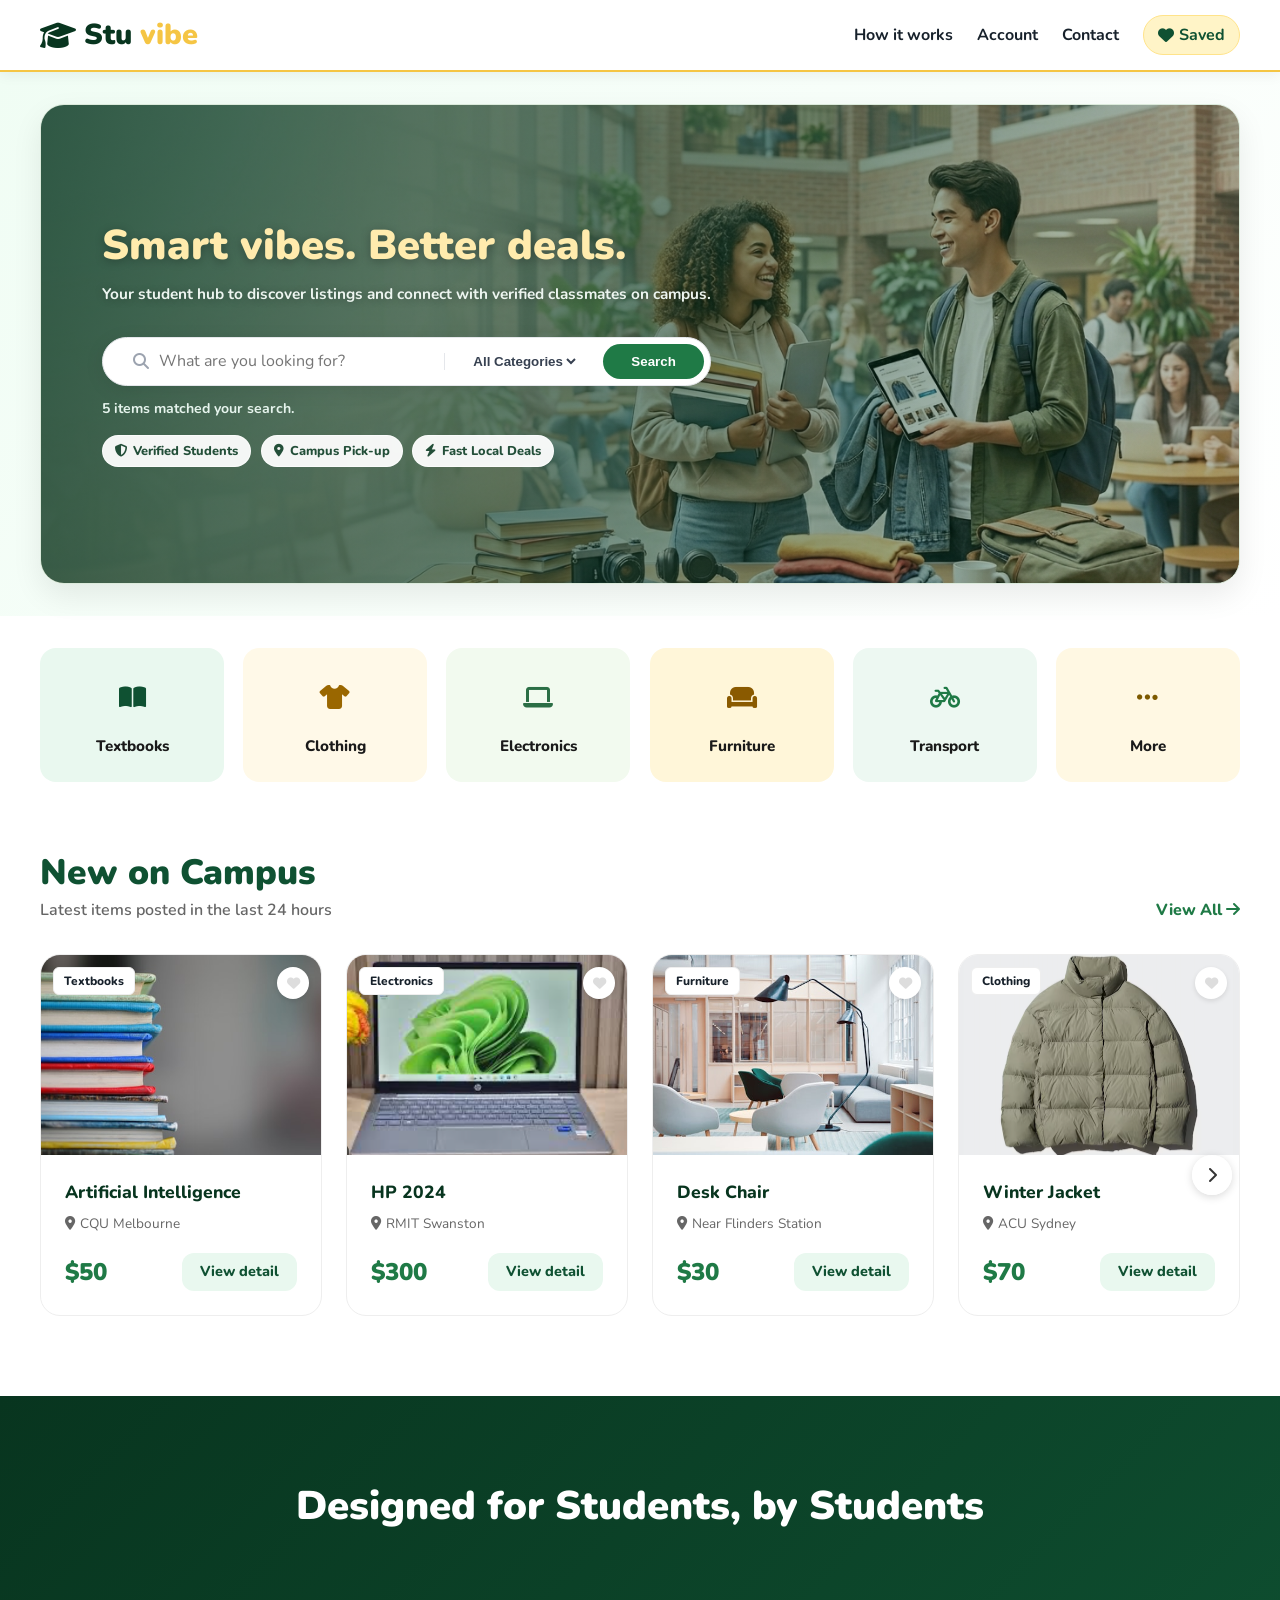
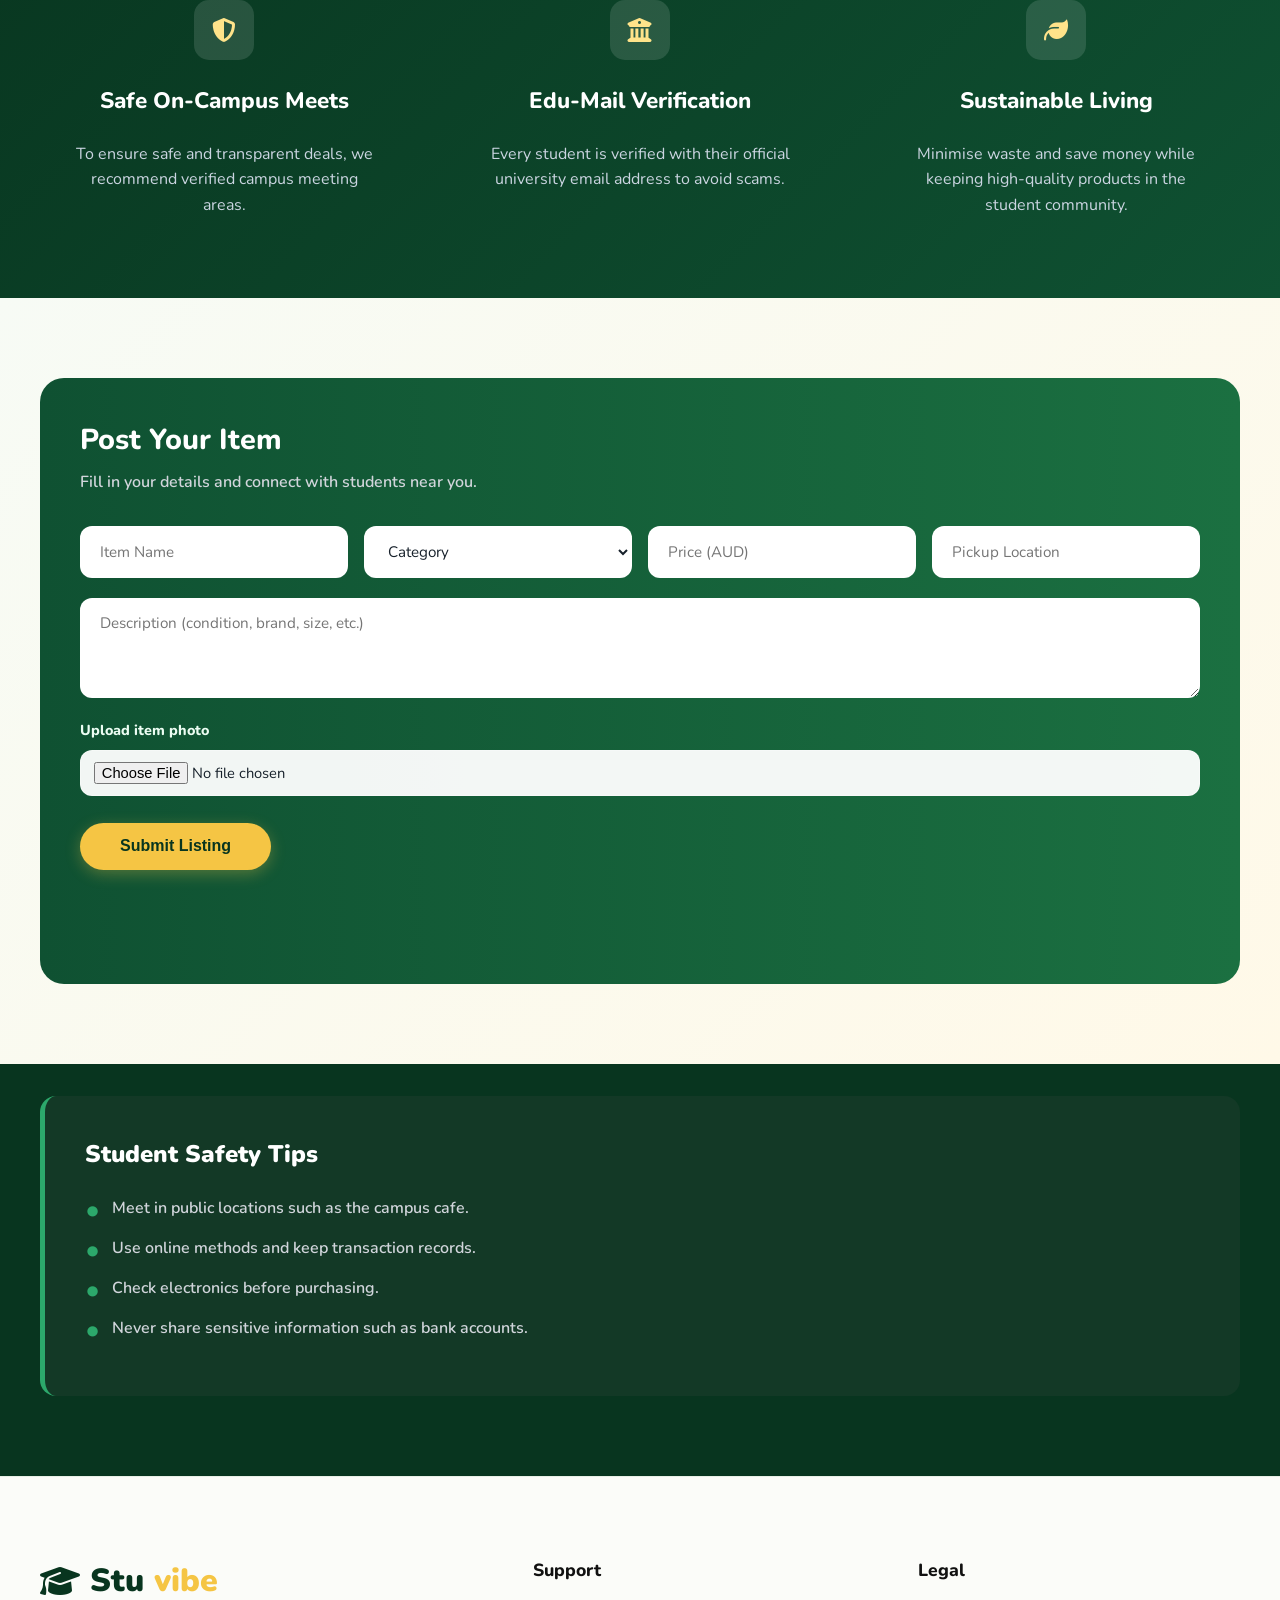
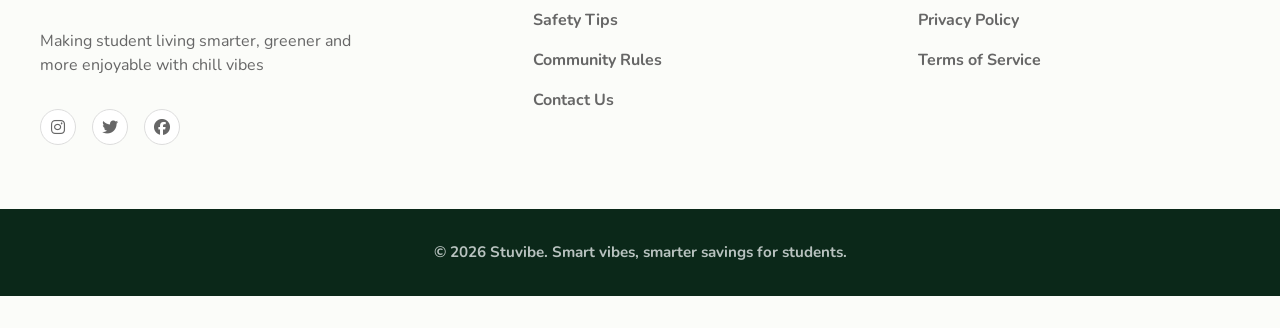
<file: index.html>
<!DOCTYPE html>
<html lang="en">
<head>
  <meta charset="UTF-8">
  <meta http-equiv="refresh" content="0; url=homepage.html">
  <meta name="viewport" content="width=device-width, initial-scale=1.0">
  <title>Stuvibe</title>
  <script>window.location.replace("homepage.html");</script>
</head>
<body>
  <p><a href="homepage.html">Go to Stuvibe homepage</a></p>
</body>
</html>
</file>
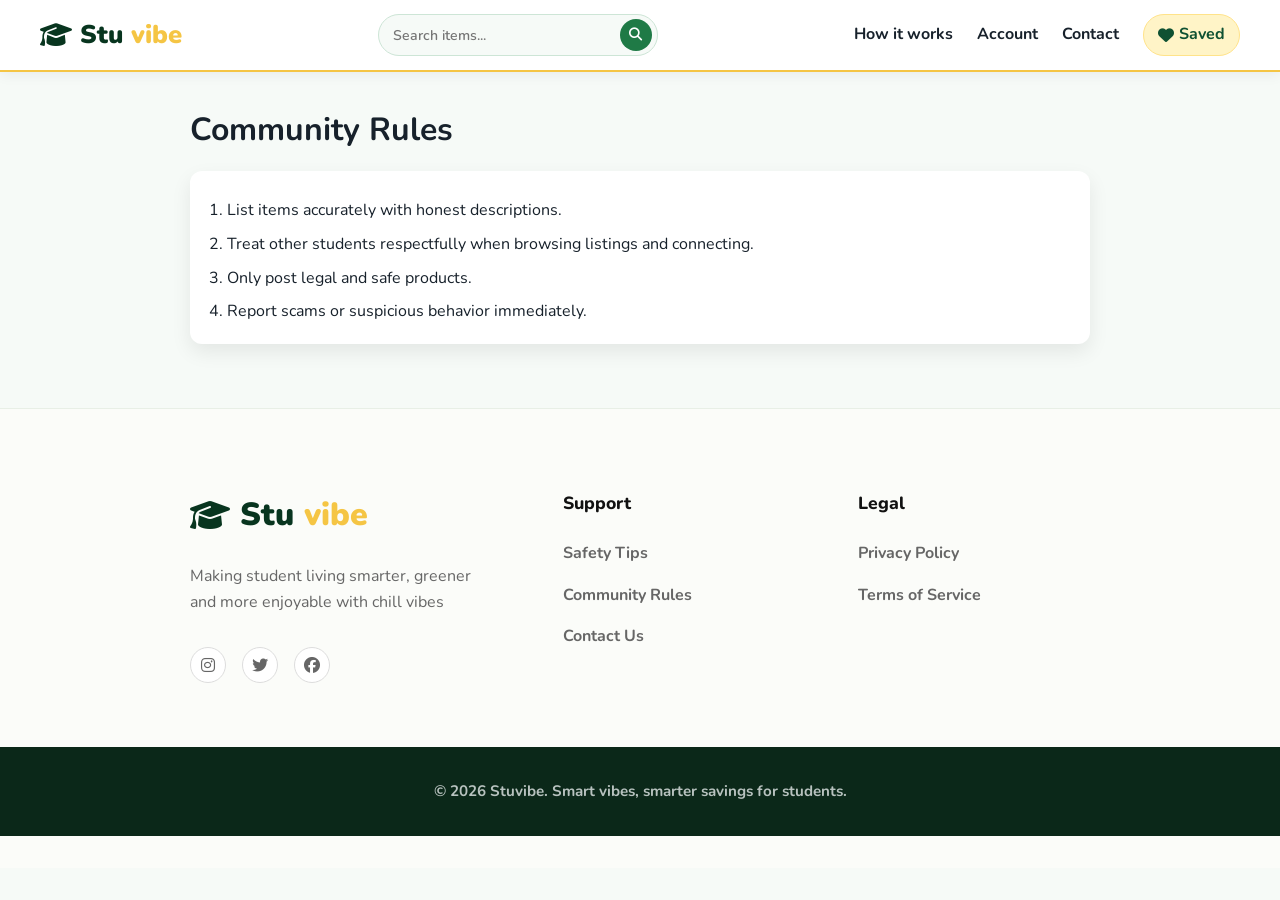
<file: community-rules.html>
<!DOCTYPE html>
<html lang="en">
<head>
  <meta charset="UTF-8">
  <meta name="viewport" content="width=device-width, initial-scale=1.0">
  <title>Community Rules - Stuvibe</title>
  <link rel="preconnect" href="https://fonts.googleapis.com">
  <link rel="preconnect" href="https://fonts.gstatic.com" crossorigin>
  <link href="https://fonts.googleapis.com/css2?family=Nunito:wght@500;700;800;900&display=swap" rel="stylesheet">
  <link rel="stylesheet" href="https://cdnjs.cloudflare.com/ajax/libs/font-awesome/6.4.0/css/all.min.css">
  <link rel="stylesheet" href="nav.css">
  <link rel="stylesheet" href="site.css">
  <style>
    :root {
      --green-950: #08351f;
      --green-900: #0f5132;
      --green-700: #1f7a46;
      --yellow-500: #f5c544;
      --gray-900: #17212b;
    }
    * { box-sizing: border-box; margin: 0; padding: 0; }
    body { font-family: "Nunito", Arial, sans-serif; background: #f6faf7; color: var(--gray-900); line-height: 1.6; }
    .container { width: min(900px, 94%); margin: 0 auto; }
    .nav { display: flex; justify-content: space-between; align-items: center; }
    .logo { text-decoration: none; font-weight: 900; font-size: 1.6rem; color: var(--green-950); display: flex; align-items: center; gap: 8px; }
    .logo span { color: var(--yellow-500); }
    main { padding: 2rem 0 4rem; }
    .card { background: #fff; border-radius: 12px; padding: 1.2rem; box-shadow: 0 8px 20px rgba(0,0,0,.08); margin-top: 1rem; }
    .card ol { padding-left: 1.1rem; }
    .card ol li { margin-top: .5rem; }

    .main-footer { background: #fbfcf9; padding: 5rem 0 2rem; border-top: 1px solid #e8efe6; }
    .footer-grid { display: grid; grid-template-columns: 2fr 1.5fr 1.5fr; gap: 4rem; margin-bottom: 4rem; }
    .footer-brand .footer-logo { font-size: 2rem; font-weight: 900; margin-bottom: 1.5rem; color: var(--green-950); text-decoration: none; display: flex; align-items: center; gap: 10px; }
    .footer-brand .footer-logo span { color: var(--yellow-500); }
    .footer-brand p { color: #666; margin-bottom: 2rem; max-width: 320px; }
    .social-links { display: flex; gap: 1rem; }
    .social-links a { width: 36px; height: 36px; background: #fff; border: 1px solid #ddd; border-radius: 50%; display: flex; align-items: center; justify-content: center; color: #666; text-decoration: none; }
    .footer-col h4 { font-size: 1.1rem; font-weight: 800; margin-bottom: 1.5rem; color: #111; }
    .footer-col ul { list-style: none; padding: 0; }
    .footer-col ul li { margin-bottom: 1rem; }
    .footer-col ul li a { text-decoration: none; color: #666; font-weight: 700; }
    .copyright { background: #0b2819; color: #b8c2bf; text-align: center; padding: 2rem 0; font-weight: 700; font-size: 0.95rem; }

    @media (max-width: 768px) { .footer-grid { grid-template-columns: 1fr 1fr; gap: 2rem; } }
    @media (max-width: 560px) { .footer-grid { grid-template-columns: 1fr; gap: 2rem; } }
  </style>
</head>
<body>
    <header class="topbar">
    <div class="container nav">
      <a href="homepage.html" class="logo"><i class="fa-solid fa-graduation-cap"></i> Stu<span>vibe</span></a>
      <button id="nav-toggle" class="nav-toggle" type="button" aria-expanded="false" aria-controls="nav-links" aria-label="Open menu">
        <i class="fa-solid fa-bars"></i>
      </button>
      <ul id="nav-links" class="nav-links">
        <li><a href="how-it-works.html">How it works</a></li>
        <li><a href="account.html">Account</a></li>
        <li><a href="contact.html">Contact</a></li>
        <li><a href="saved.html" class="nav-saved"><i class="fa-solid fa-heart" aria-hidden="true"></i><span class="nav-saved-text">Saved</span></a></li>
      </ul>
    </div>
  </header>
  <main class="container">
    <h1>Community Rules</h1>
    <section class="card">
      <ol>
        <li>List items accurately with honest descriptions.</li>
        <li>Treat other students respectfully when browsing listings and connecting.</li>
        <li>Only post legal and safe products.</li>
        <li>Report scams or suspicious behavior immediately.</li>
      </ol>
    </section>
  </main>

  <footer class="main-footer">
    <div class="container">
      <div class="footer-grid">
        <div class="footer-brand">
          <a href="homepage.html" class="footer-logo"><i class="fa-solid fa-graduation-cap"></i> Stu<span>vibe</span></a>
          <p>Making student living smarter, greener and more enjoyable with chill vibes</p>
          <div class="social-links">
            <a href="https://instagram.com" target="_blank" rel="noopener noreferrer"><i class="fa-brands fa-instagram"></i></a>
            <a href="https://twitter.com" target="_blank" rel="noopener noreferrer"><i class="fa-brands fa-twitter"></i></a>
            <a href="https://facebook.com" target="_blank" rel="noopener noreferrer"><i class="fa-brands fa-facebook"></i></a>
          </div>
        </div>
        <div class="footer-col">
          <h4>Support</h4>
          <ul>
            <li><a href="safety-tips.html">Safety Tips</a></li>
            <li><a href="community-rules.html">Community Rules</a></li>
            <li><a href="contact.html">Contact Us</a></li>
          </ul>
        </div>
        <div class="footer-col">
          <h4>Legal</h4>
          <ul>
            <li><a href="privacy-policy.html">Privacy Policy</a></li>
            <li><a href="terms-of-service.html">Terms of Service</a></li>
          </ul>
        </div>
      </div>
    </div>
    <div class="copyright">
      &copy; <span id="copyright-year">2026</span> Stuvibe. Smart vibes, smarter savings for students.
    </div>
  </footer>

  <script>
(function (global) {
  function listingsUrl(query, category) {
    var params = new URLSearchParams();
    if (query) params.set("q", query);
    if (category && category !== "all" && category !== "All Categories") {
      params.set("category", category);
    }
    var qs = params.toString();
    return "listings.html" + (qs ? "?" + qs : "");
  }
  function initNavSearch() {
    var nav = document.querySelector(".topbar .nav");
    if (!nav || nav.querySelector(".nav-search")) return;
    var params = new URLSearchParams(window.location.search);
    var currentQ = params.get("q") || "";
    var form = document.createElement("form");
    form.className = "nav-search";
    form.setAttribute("role", "search");
    form.setAttribute("aria-label", "Search listings");
    form.action = "listings.html";
    form.method = "get";
    form.innerHTML =
      '<label for="nav-search-input" class="sr-only">Search items</label>' +
      '<input id="nav-search-input" type="search" name="q" placeholder="Search items..." value="' + currentQ.replace(/"/g, "&quot;") + '">' +
      '<button type="submit" aria-label="Search"><i class="fa-solid fa-magnifying-glass"></i></button>';
    var toggle = document.getElementById("nav-toggle");
    if (toggle) nav.insertBefore(form, toggle);
    else nav.appendChild(form);
  }
  global.StuvibeSearch = { listingsUrl: listingsUrl, initNavSearch: initNavSearch };
})(window);

function initSiteNav() {
  var navToggle = document.getElementById("nav-toggle");
  var navLinks = document.getElementById("nav-links");
  if (!navToggle || !navLinks) return;
  navToggle.addEventListener("click", function () {
    var isOpen = navLinks.classList.toggle("is-open");
    navToggle.setAttribute("aria-expanded", String(isOpen));
    navToggle.setAttribute("aria-label", isOpen ? "Close menu" : "Open menu");
  });
  navLinks.querySelectorAll("a").forEach(function (link) {
    link.addEventListener("click", function () {
      navLinks.classList.remove("is-open");
      navToggle.setAttribute("aria-expanded", "false");
      navToggle.setAttribute("aria-label", "Open menu");
    });
  });
}

document.addEventListener("DOMContentLoaded", function () {
  initSiteNav();
  StuvibeSearch.initNavSearch();
  var copyrightYear = document.getElementById("copyright-year");
  if (copyrightYear) copyrightYear.textContent = String(new Date().getFullYear());
});

  </script>
</body>
</html>
</file>
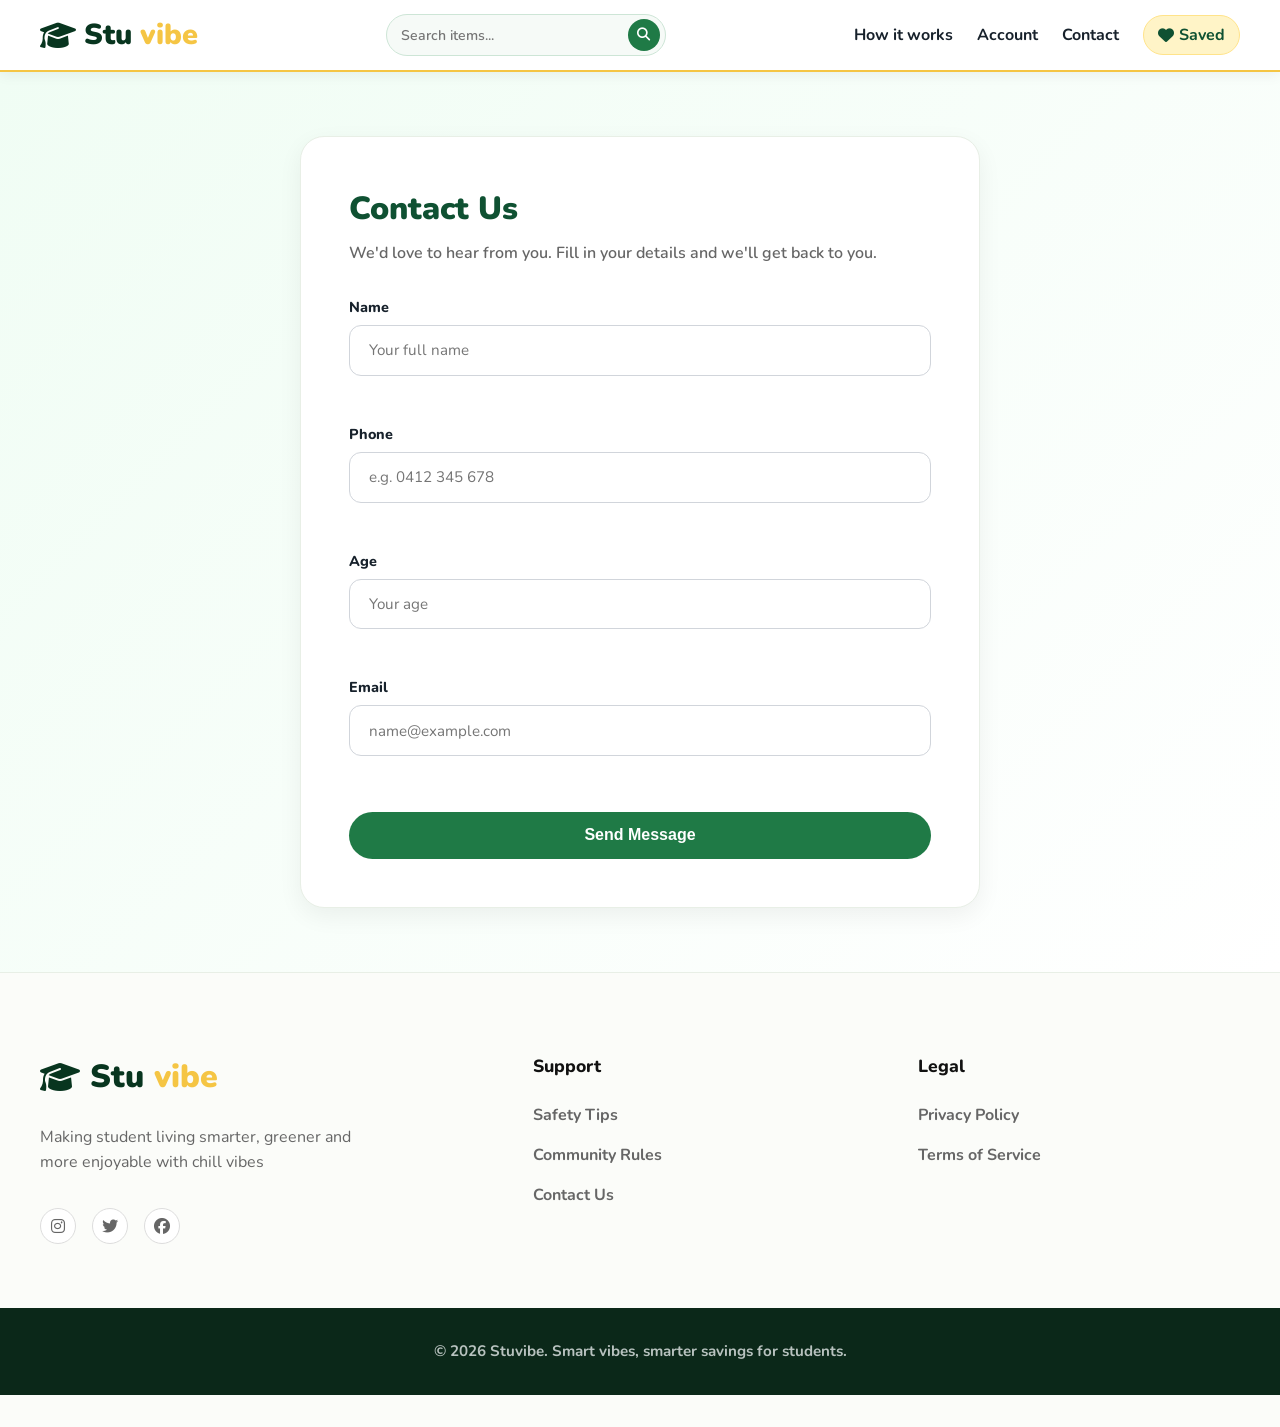
<file: contact.html>
<!DOCTYPE html>
<html lang="en">
<head>
  <meta charset="UTF-8">
  <meta name="viewport" content="width=device-width, initial-scale=1.0">
  <title>Contact Us - Stuvibe</title>
  <link rel="preconnect" href="https://fonts.googleapis.com">
  <link rel="preconnect" href="https://fonts.gstatic.com" crossorigin>
  <link href="https://fonts.googleapis.com/css2?family=Nunito:wght@500;700;800;900&display=swap" rel="stylesheet">
  <link rel="stylesheet" href="https://cdnjs.cloudflare.com/ajax/libs/font-awesome/6.4.0/css/all.min.css">
  <link rel="stylesheet" href="nav.css">
  <link rel="stylesheet" href="site.css">
  <style>
    :root {
      --green-950: #08351f;
      --green-900: #0f5132;
      --green-700: #1f7a46;
      --green-600: #166534;
      --green-500: #2ca86b;
      --green-300: #9cd4b4;
      --green-100: #e9f8ef;
      --yellow-500: #f5c544;
      --yellow-400: #ffe38a;
      --yellow-300: #ffebad;
      --yellow-200: #fff4c7;
      --yellow-100: #fff9e8;
      --white: #ffffff;
      --gray-900: #17212b;
      --gray-800: #1f2937;
      --gray-700: #415162;
      --gray-200: #f1f3f5;
      --dark-blue: #232152;
      --dark-bg: #111827;
    }

    * {
      box-sizing: border-box;
      margin: 0;
      padding: 0;
    }

    body {
      font-family: "Nunito", Arial, Helvetica, sans-serif;
      color: var(--gray-900);
      background: #ffffff;
      line-height: 1.5;
    }

    .container {
      width: min(1200px, 94%);
      margin: 0 auto;
    }

    /* --- Contact Form Section --- */
    .contact-section {
      padding: 4rem 0;
      background: linear-gradient(135deg, #f0fdf4 0%, #ffffff 100%);
      min-height: calc(100vh - 70px - 300px);
    }

    .contact-card {
      background: var(--white);
      border-radius: 24px;
      padding: 3rem;
      max-width: 680px;
      margin: 0 auto;
      box-shadow: 0 8px 24px rgba(0,0,0,0.06);
      border: 1px solid #e8efe6;
    }

    .contact-card h1 {
      font-size: 2rem;
      font-weight: 900;
      color: var(--green-900);
      margin-bottom: 0.5rem;
    }

    .contact-card .subtitle {
      color: #666;
      font-weight: 600;
      margin-bottom: 2rem;
    }

    .field-group {
      margin-bottom: 1.5rem;
    }

    .field-group label {
      display: block;
      font-weight: 800;
      font-size: 0.9rem;
      color: var(--gray-900);
      margin-bottom: 0.4rem;
    }

    .field-group input {
      width: 100%;
      padding: 0.9rem 1.2rem;
      border-radius: 12px;
      border: 1px solid #d1d5db;
      font-family: inherit;
      font-size: 0.95rem;
      color: var(--gray-900);
      transition: border-color 0.2s, box-shadow 0.2s;
      outline: none;
      background: var(--white);
    }

    .field-group input:focus {
      border-color: var(--green-500);
      box-shadow: 0 0 0 3px rgba(44, 168, 107, 0.15);
    }

    .field-group input.is-invalid {
      border-color: #dc2626;
    }

    .field-group input.is-valid {
      border-color: var(--green-500);
    }

    .field-error {
      display: block;
      font-size: 0.82rem;
      font-weight: 700;
      color: #dc2626;
      margin-top: 0.3rem;
      min-height: 1.2rem;
    }

    .submit-btn {
      background: var(--green-700);
      color: var(--white);
      padding: 0.9rem 2.5rem;
      border-radius: 99px;
      border: none;
      font-weight: 800;
      font-size: 1rem;
      cursor: pointer;
      transition: background 0.2s;
      width: 100%;
      margin-top: 0.5rem;
    }
    .submit-btn:hover { background: var(--green-900); }

    /* --- Footer --- */
    .main-footer { background: #fbfcf9; padding: 5rem 0 2rem; border-top: 1px solid #e8efe6; }
    .footer-grid { display: grid; grid-template-columns: 2fr 1.5fr 1.5fr; gap: 4rem; margin-bottom: 4rem; }

    .footer-brand .footer-logo {
      font-size: 2rem;
      font-weight: 900;
      margin-bottom: 1.5rem;
      color: var(--green-950);
      text-decoration: none;
      display: flex;
      align-items: center;
      gap: 10px;
    }
    .footer-brand .footer-logo span { color: var(--yellow-500); }

    .footer-brand p { color: #666; margin-bottom: 2rem; line-height: 1.6; max-width: 320px; }
    .social-links { display: flex; gap: 1rem; }
    .social-links a { width: 36px; height: 36px; background: white; border: 1px solid #ddd; border-radius: 50%; display: flex; align-items: center; justify-content: center; color: #666; text-decoration: none; transition: 0.2s; }
    .social-links a:hover { border-color: var(--green-500); color: var(--green-500); }
    .footer-col h4 { font-size: 1.1rem; font-weight: 800; margin-bottom: 1.5rem; color: #111; }
    .footer-col ul { list-style: none; }
    .footer-col ul li { margin-bottom: 1rem; }
    .footer-col ul li a { text-decoration: none; color: #666; font-weight: 700; transition: color 0.2s; }
    .footer-col ul li a:hover { color: var(--green-700); }

    .copyright { background: #0b2819; color: #b8c2bf; text-align: center; padding: 2rem 0; font-weight: 700; font-size: 0.95rem; }

    /* --- Back to Top --- */
    .back-to-top {
      position: fixed;
      right: 1rem;
      bottom: 1rem;
      width: 44px;
      height: 44px;
      border-radius: 50%;
      border: none;
      background: var(--green-700);
      color: #fff;
      box-shadow: 0 8px 20px rgba(0,0,0,0.2);
      cursor: pointer;
      opacity: 0;
      pointer-events: none;
      transition: opacity 0.2s ease;
      z-index: 101;
    }
    .back-to-top.visible {
      opacity: 1;
      pointer-events: auto;
    }

    .sr-only {
      position: absolute;
      width: 1px;
      height: 1px;
      padding: 0;
      margin: -1px;
      overflow: hidden;
      clip: rect(0, 0, 0, 0);
      border: 0;
      white-space: nowrap;
    }

    /* --- Thank You Modal --- */
    .modal-overlay {
      display: none;
      position: fixed;
      inset: 0;
      background: rgba(0, 0, 0, 0.5);
      z-index: 200;
      align-items: center;
      justify-content: center;
      padding: 1rem;
    }
    .modal-overlay.is-open {
      display: flex;
    }

    .modal-content {
      background: var(--white);
      border-radius: 24px;
      padding: 3rem;
      max-width: 520px;
      width: 100%;
      text-align: center;
      box-shadow: 0 20px 60px rgba(0,0,0,0.15);
      animation: modalFadeIn 0.25s ease;
    }

    @keyframes modalFadeIn {
      from { opacity: 0; transform: scale(0.95) translateY(10px); }
      to { opacity: 1; transform: scale(1) translateY(0); }
    }

    .modal-content i {
      font-size: 3.5rem;
      color: var(--green-500);
      margin-bottom: 1rem;
    }

    .modal-content h2 {
      font-size: 2rem;
      font-weight: 900;
      color: var(--green-900);
      margin-bottom: 0.75rem;
    }

    .modal-content .thankyou-text {
      color: #666;
      font-weight: 600;
      margin-bottom: 1.5rem;
    }

    .submitted-data-list {
      list-style: none;
      text-align: left;
      background: var(--green-100);
      border-radius: 16px;
      padding: 1.5rem;
      margin-bottom: 1.5rem;
    }

    .submitted-data-list li {
      padding: 0.5rem 0;
      font-weight: 600;
      color: var(--gray-900);
      display: flex;
      justify-content: space-between;
      border-bottom: 1px solid rgba(0,0,0,0.06);
    }
    .submitted-data-list li:last-child {
      border-bottom: none;
    }

    .submitted-data-list li strong {
      color: var(--green-900);
    }

    .submitted-data-list li span {
      color: var(--gray-700);
      text-align: right;
      max-width: 60%;
      word-break: break-word;
    }

    .modal-content .submit-btn {
      width: auto;
      padding: 0.9rem 3rem;
    }

    /* --- Responsive --- */
    @media (max-width: 768px) {
      .contact-card {
        padding: 2rem 1.5rem;
      }
      .contact-card h1 {
        font-size: 1.6rem;
      }
      .footer-grid {
        grid-template-columns: 1fr 1fr;
        gap: 2rem;
      }
      .modal-content {
        padding: 2rem 1.5rem;
      }
      .submitted-data-list li {
        flex-direction: column;
        gap: 0.2rem;
      }
      .submitted-data-list li span {
        text-align: left;
        max-width: 100%;
      }
    }

    @media (max-width: 560px) {
      .contact-card {
        padding: 1.5rem 1rem;
      }
      .footer-grid {
        grid-template-columns: 1fr;
        gap: 2rem;
      }
    }
  </style>
</head>
<body>

  <header class="topbar">
    <div class="container nav">
      <a href="homepage.html" class="logo"><i class="fa-solid fa-graduation-cap"></i> Stu<span>vibe</span></a>
      <button id="nav-toggle" class="nav-toggle" type="button" aria-expanded="false" aria-controls="nav-links" aria-label="Open menu">
        <i class="fa-solid fa-bars"></i>
      </button>
      <ul id="nav-links" class="nav-links">
        <li><a href="how-it-works.html">How it works</a></li>
        <li><a href="account.html">Account</a></li>
        <li><a href="contact.html">Contact</a></li>
        <li><a href="saved.html" class="nav-saved"><i class="fa-solid fa-heart" aria-hidden="true"></i><span class="nav-saved-text">Saved</span></a></li>
      </ul>
    </div>
  </header>

  <main>
    <section class="contact-section">
      <div class="container">
        <div class="contact-card">
          <h1>Contact Us</h1>
          <p class="subtitle">We'd love to hear from you. Fill in your details and we'll get back to you.</p>

          <form id="contact-form" novalidate>
            <div class="field-group">
              <label for="name">Name</label>
              <input id="name" type="text" placeholder="Your full name" autocomplete="name">
              <span id="name-error" class="field-error"></span>
            </div>

            <div class="field-group">
              <label for="phone">Phone</label>
              <input id="phone" type="tel" placeholder="e.g. 0412 345 678" autocomplete="tel">
              <span id="phone-error" class="field-error"></span>
            </div>

            <div class="field-group">
              <label for="age">Age</label>
              <input id="age" type="number" placeholder="Your age" min="16" max="120">
              <span id="age-error" class="field-error"></span>
            </div>

            <div class="field-group">
              <label for="email">Email</label>
              <input id="email" type="email" placeholder="name@example.com" autocomplete="email">
              <span id="email-error" class="field-error"></span>
            </div>

            <button type="submit" class="submit-btn">Send Message</button>
          </form>
        </div>
      </div>
    </section>
  </main>

  <footer class="main-footer">
    <div class="container">
      <div class="footer-grid">
        <div class="footer-brand">
          <a href="homepage.html" class="footer-logo"><i class="fa-solid fa-graduation-cap"></i> Stu<span>vibe</span></a>
          <p>Making student living smarter, greener and more enjoyable with chill vibes</p>
          <div class="social-links">
            <a href="https://instagram.com" target="_blank" rel="noopener noreferrer"><i class="fa-brands fa-instagram"></i></a>
            <a href="https://twitter.com" target="_blank" rel="noopener noreferrer"><i class="fa-brands fa-twitter"></i></a>
            <a href="https://facebook.com" target="_blank" rel="noopener noreferrer"><i class="fa-brands fa-facebook"></i></a>
          </div>
        </div>
        <div class="footer-col">
          <h4>Support</h4>
          <ul>
            <li><a href="safety-tips.html">Safety Tips</a></li>
            <li><a href="community-rules.html">Community Rules</a></li>
            <li><a href="contact.html">Contact Us</a></li>
          </ul>
        </div>
        <div class="footer-col">
          <h4>Legal</h4>
          <ul>
            <li><a href="privacy-policy.html">Privacy Policy</a></li>
            <li><a href="terms-of-service.html">Terms of Service</a></li>
          </ul>
        </div>
      </div>
    </div>
    <div class="copyright">
      &copy; <span id="copyright-year">2026</span> Stuvibe. Smart vibes, smarter savings for students.
    </div>
  </footer>

  <button id="back-to-top" class="back-to-top" type="button" aria-label="Back to top">
    <i class="fa-solid fa-arrow-up"></i>
  </button>

  <!-- Thank You Modal -->
  <div id="thankyou-modal" class="modal-overlay">
    <div class="modal-content">
      <i class="fa-solid fa-circle-check"></i>
      <h2>Thank You!</h2>
      <p class="thankyou-text">Your message has been received. Here's a summary of what you submitted:</p>
      <ul class="submitted-data-list">
        <li><strong>Name:</strong> <span id="display-name"></span></li>
        <li><strong>Phone:</strong> <span id="display-phone"></span></li>
        <li><strong>Age:</strong> <span id="display-age"></span></li>
        <li><strong>Email:</strong> <span id="display-email"></span></li>
      </ul>
      <button id="modal-close" class="submit-btn">Close</button>
    </div>
  </div>
  <script>
(function (global) {
  function listingsUrl(query, category) {
    var params = new URLSearchParams();
    if (query) params.set("q", query);
    if (category && category !== "all" && category !== "All Categories") {
      params.set("category", category);
    }
    var qs = params.toString();
    return "listings.html" + (qs ? "?" + qs : "");
  }
  function initNavSearch() {
    var nav = document.querySelector(".topbar .nav");
    if (!nav || nav.querySelector(".nav-search")) return;
    var params = new URLSearchParams(window.location.search);
    var currentQ = params.get("q") || "";
    var form = document.createElement("form");
    form.className = "nav-search";
    form.setAttribute("role", "search");
    form.setAttribute("aria-label", "Search listings");
    form.action = "listings.html";
    form.method = "get";
    form.innerHTML =
      '<label for="nav-search-input" class="sr-only">Search items</label>' +
      '<input id="nav-search-input" type="search" name="q" placeholder="Search items..." value="' + currentQ.replace(/"/g, "&quot;") + '">' +
      '<button type="submit" aria-label="Search"><i class="fa-solid fa-magnifying-glass"></i></button>';
    var toggle = document.getElementById("nav-toggle");
    if (toggle) nav.insertBefore(form, toggle);
    else nav.appendChild(form);
  }
  global.StuvibeSearch = { listingsUrl: listingsUrl, initNavSearch: initNavSearch };
})(window);

function initSiteNav() {
  var navToggle = document.getElementById("nav-toggle");
  var navLinks = document.getElementById("nav-links");
  if (!navToggle || !navLinks) return;
  navToggle.addEventListener("click", function () {
    var isOpen = navLinks.classList.toggle("is-open");
    navToggle.setAttribute("aria-expanded", String(isOpen));
    navToggle.setAttribute("aria-label", isOpen ? "Close menu" : "Open menu");
  });
  navLinks.querySelectorAll("a").forEach(function (link) {
    link.addEventListener("click", function () {
      navLinks.classList.remove("is-open");
      navToggle.setAttribute("aria-expanded", "false");
      navToggle.setAttribute("aria-label", "Open menu");
    });
  });
}

document.addEventListener("DOMContentLoaded", function () {
  initSiteNav();
  StuvibeSearch.initNavSearch();

var backToTopButton = document.getElementById("back-to-top");
    var copyrightYear = document.getElementById("copyright-year");

    var form = document.getElementById("contact-form");
    var nameInput = document.getElementById("name");
    var phoneInput = document.getElementById("phone");
    var ageInput = document.getElementById("age");
    var emailInput = document.getElementById("email");
    var nameError = document.getElementById("name-error");
    var phoneError = document.getElementById("phone-error");
    var ageError = document.getElementById("age-error");
    var emailError = document.getElementById("email-error");

    var modal = document.getElementById("thankyou-modal");
    var modalClose = document.getElementById("modal-close");
    var displayName = document.getElementById("display-name");
    var displayPhone = document.getElementById("display-phone");
    var displayAge = document.getElementById("display-age");
    var displayEmail = document.getElementById("display-email");

    var nameRegex = /^[A-Za-z\s]+$/;
    var phoneRegex = /^[\d\s\-\+\(\)]{8,20}$/;
    var emailRegex = /^[^\s@]+@[^\s@]+\.[^\s@]+$/;

    function validateName() {
      var value = nameInput.value.trim();
      if (!value) {
        nameError.textContent = "Name is required.";
        nameInput.classList.add("is-invalid");
        nameInput.classList.remove("is-valid");
        return false;
      }
      if (!nameRegex.test(value)) {
        nameError.textContent = "Name must contain only letters and spaces.";
        nameInput.classList.add("is-invalid");
        nameInput.classList.remove("is-valid");
        return false;
      }
      nameError.textContent = "";
      nameInput.classList.remove("is-invalid");
      nameInput.classList.add("is-valid");
      return true;
    }

    function validatePhone() {
      var value = phoneInput.value.trim();
      if (!value) {
        phoneError.textContent = "Phone number is required.";
        phoneInput.classList.add("is-invalid");
        phoneInput.classList.remove("is-valid");
        return false;
      }
      if (!phoneRegex.test(value)) {
        phoneError.textContent = "Please enter a valid phone number (e.g. 0412 345 678).";
        phoneInput.classList.add("is-invalid");
        phoneInput.classList.remove("is-valid");
        return false;
      }
      phoneError.textContent = "";
      phoneInput.classList.remove("is-invalid");
      phoneInput.classList.add("is-valid");
      return true;
    }

    function validateAge() {
      var value = ageInput.value.trim();
      if (!value) {
        ageError.textContent = "Age is required.";
        ageInput.classList.add("is-invalid");
        ageInput.classList.remove("is-valid");
        return false;
      }
      var num = parseInt(value, 10);
      if (isNaN(num) || num < 16 || num > 120) {
        ageError.textContent = "Age must be between 16 and 120.";
        ageInput.classList.add("is-invalid");
        ageInput.classList.remove("is-valid");
        return false;
      }
      ageError.textContent = "";
      ageInput.classList.remove("is-invalid");
      ageInput.classList.add("is-valid");
      return true;
    }

    function validateEmail() {
      var value = emailInput.value.trim();
      if (!value) {
        emailError.textContent = "Email is required.";
        emailInput.classList.add("is-invalid");
        emailInput.classList.remove("is-valid");
        return false;
      }
      if (!emailRegex.test(value)) {
        emailError.textContent = "Please enter a valid email address.";
        emailInput.classList.add("is-invalid");
        emailInput.classList.remove("is-valid");
        return false;
      }
      emailError.textContent = "";
      emailInput.classList.remove("is-invalid");
      emailInput.classList.add("is-valid");
      return true;
    }

    nameInput.addEventListener("input", validateName);
    phoneInput.addEventListener("input", validatePhone);
    ageInput.addEventListener("input", validateAge);
    emailInput.addEventListener("input", validateEmail);

    nameInput.addEventListener("blur", validateName);
    phoneInput.addEventListener("blur", validatePhone);
    ageInput.addEventListener("blur", validateAge);
    emailInput.addEventListener("blur", validateEmail);

    function showModal(data) {
      displayName.textContent = data.name;
      displayPhone.textContent = data.phone;
      displayAge.textContent = data.age;
      displayEmail.textContent = data.email;
      modal.classList.add("is-open");
    }

    function hideModal() {
      modal.classList.remove("is-open");
      sessionStorage.removeItem("contactFormData");
      form.reset();
      [nameInput, phoneInput, ageInput, emailInput].forEach(function(input) {
        input.classList.remove("is-valid", "is-invalid");
      });
      [nameError, phoneError, ageError, emailError].forEach(function(el) {
        el.textContent = "";
      });
      nameInput.focus();
    }

    form.addEventListener("submit", function(event) {
      event.preventDefault();

      var isNameValid = validateName();
      var isPhoneValid = validatePhone();
      var isAgeValid = validateAge();
      var isEmailValid = validateEmail();

      if (!isNameValid || !isPhoneValid || !isAgeValid || !isEmailValid) {
        if (!isNameValid) { nameInput.focus(); }
        else if (!isPhoneValid) { phoneInput.focus(); }
        else if (!isAgeValid) { ageInput.focus(); }
        else if (!isEmailValid) { emailInput.focus(); }
        return;
      }

      var formData = {
        name: nameInput.value.trim(),
        phone: phoneInput.value.trim(),
        age: ageInput.value.trim(),
        email: emailInput.value.trim()
      };

      sessionStorage.setItem("contactFormData", JSON.stringify(formData));
      showModal(formData);
    });

    modalClose.addEventListener("click", hideModal);

    modal.addEventListener("click", function(event) {
      if (event.target === modal) {
        hideModal();
      }
    });

    document.addEventListener("keydown", function(event) {
      if (event.key === "Escape" && modal.classList.contains("is-open")) {
        hideModal();
      }
    });

    window.addEventListener("load", function() {
      var stored = sessionStorage.getItem("contactFormData");
      if (stored) {
        try {
          var data = JSON.parse(stored);
          showModal(data);
        } catch (e) {
          sessionStorage.removeItem("contactFormData");
        }
      }
    });

    window.addEventListener("scroll", function() {
      backToTopButton.classList.toggle("visible", window.scrollY > 500);
    });

    backToTopButton.addEventListener("click", function() {
      window.scrollTo({ top: 0, behavior: "smooth" });
    });

    if (copyrightYear) {
      copyrightYear.textContent = String(new Date().getFullYear());
    }

});
  </script>
</body>
</html>
</file>
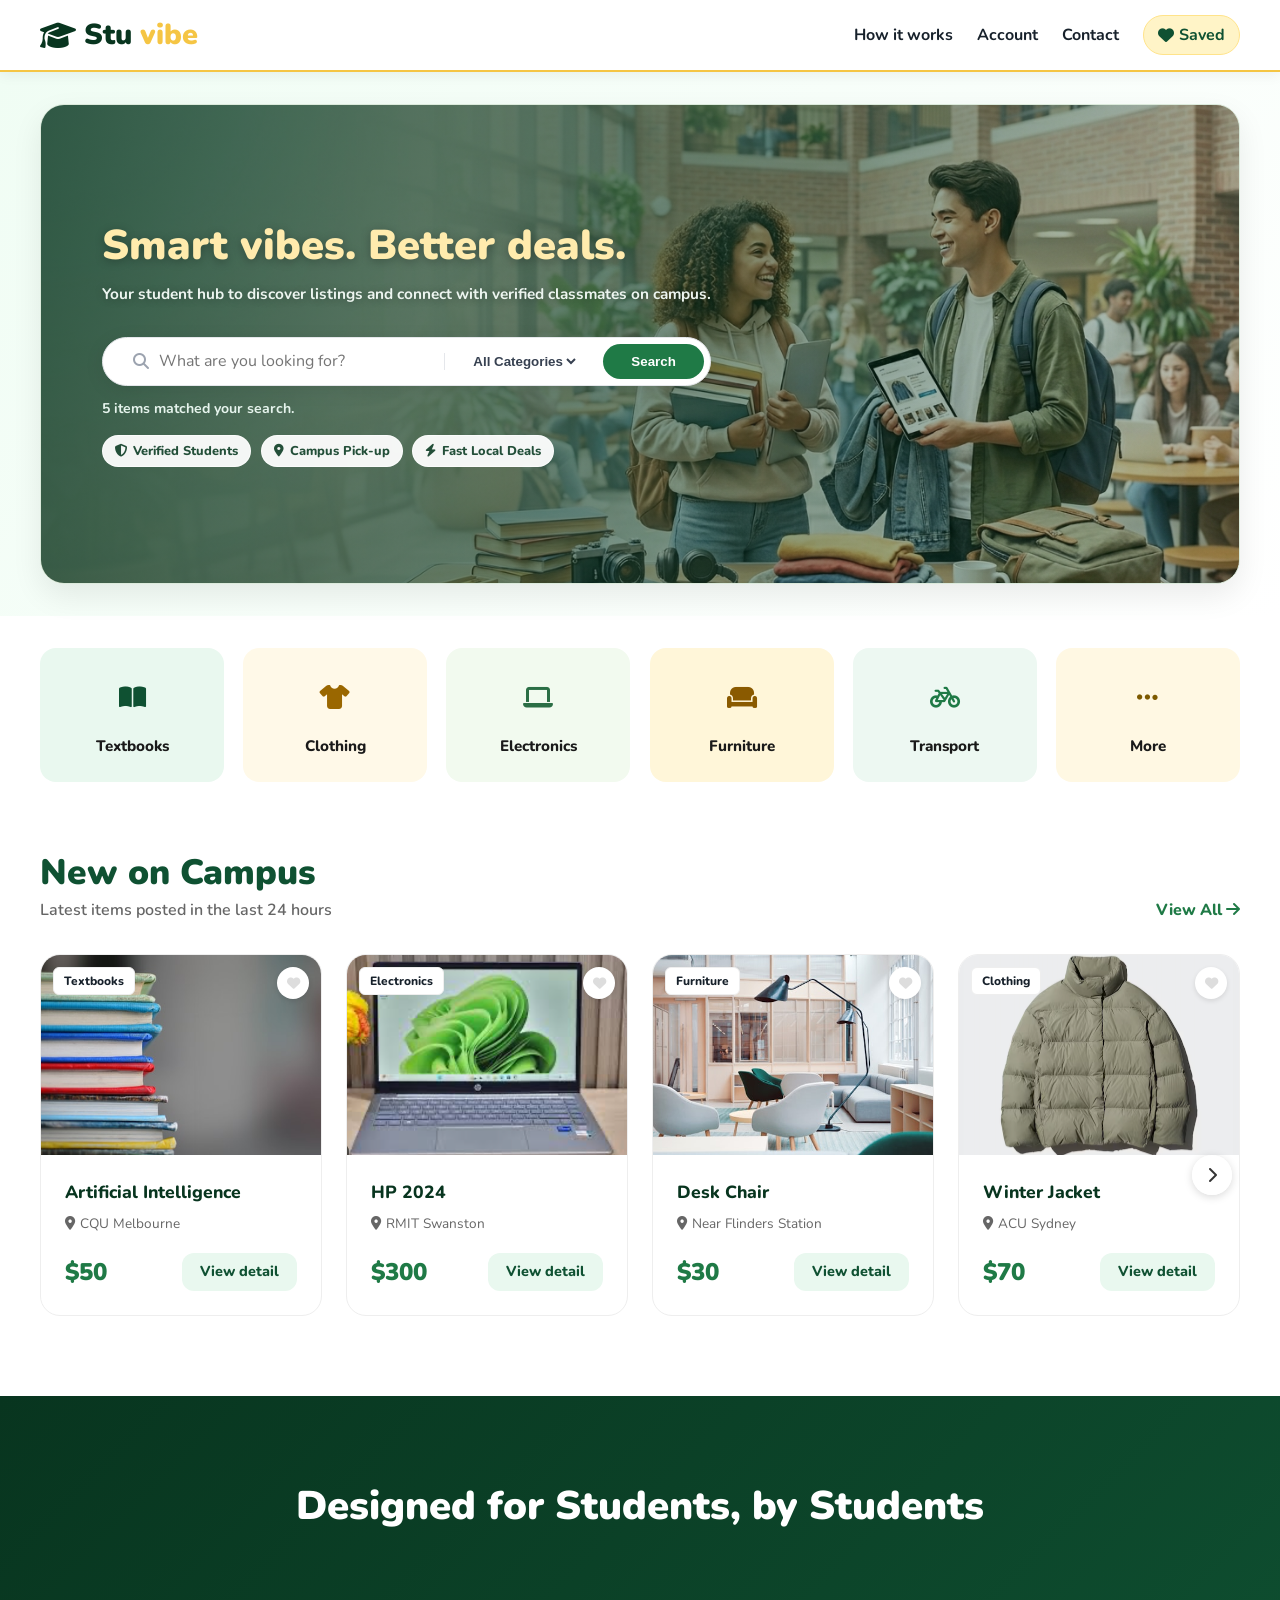
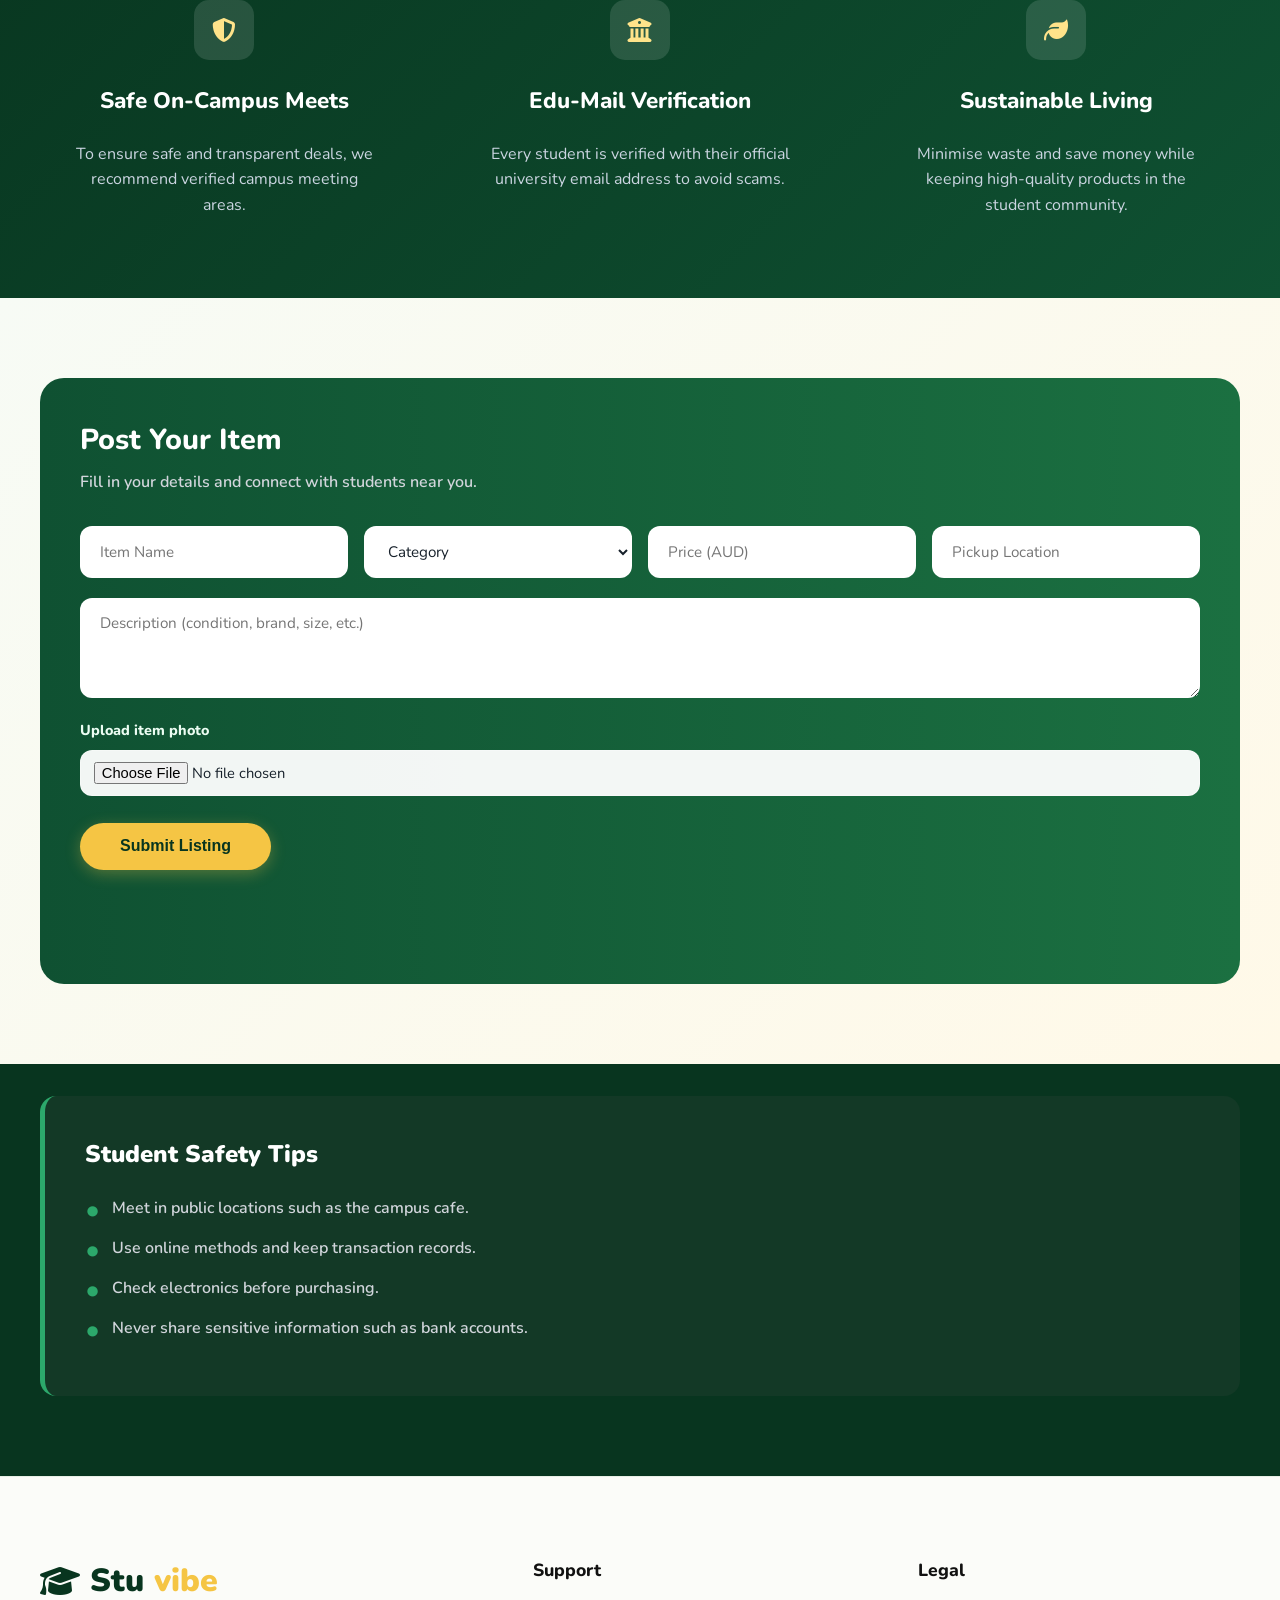
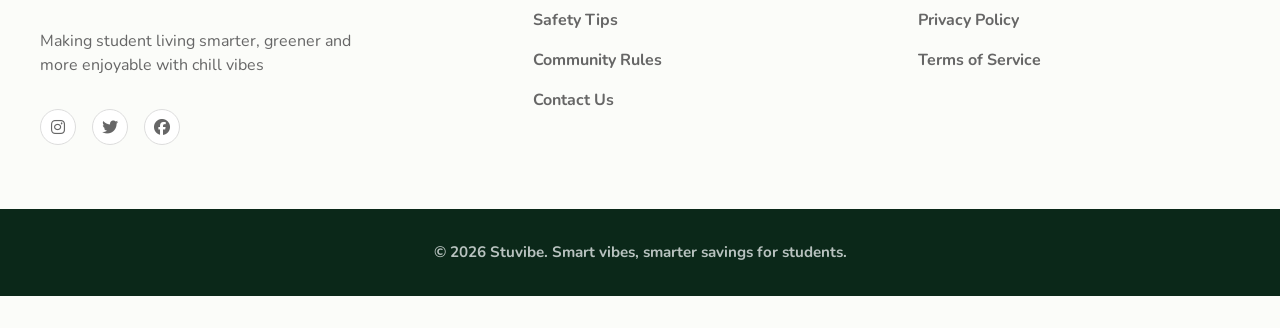
<file: homepage.html>
<!DOCTYPE html>
<html lang="en">
<head>
  <meta charset="UTF-8">
  <meta name="viewport" content="width=device-width, initial-scale=1.0">
  <title>Stuvibe - Smart Vibes for Students</title>
  <link rel="preconnect" href="https://fonts.googleapis.com">
  <link rel="preconnect" href="https://fonts.gstatic.com" crossorigin>
  <link href="https://fonts.googleapis.com/css2?family=Nunito:wght@500;700;800;900&display=swap" rel="stylesheet">
  <!-- Font Awesome cho Icons -->
  <link rel="stylesheet" href="https://cdnjs.cloudflare.com/ajax/libs/font-awesome/6.4.0/css/all.min.css">
  <link rel="stylesheet" href="nav.css">
  <link rel="stylesheet" href="site.css">
  <style>
    :root {
      --green-950: #08351f;
      --green-900: #0f5132;
      --green-700: #1f7a46;
      --green-600: #166534;
      --green-500: #2ca86b;
      --green-300: #9cd4b4;
      --green-100: #e9f8ef;
      --yellow-500: #f5c544;
      --yellow-400: #ffe38a;
      --yellow-300: #ffebad;
      --yellow-200: #fff4c7;
      --yellow-100: #fff9e8;
      --white: #ffffff;
      --gray-900: #17212b;
      --gray-800: #1f2937;
      --gray-700: #415162;
      --gray-200: #f1f3f5;
      --dark-blue: #232152;
      --dark-bg: #111827;
    }

    * {
      box-sizing: border-box;
      margin: 0;
      padding: 0;
    }

    body {
      font-family: "Nunito", Arial, Helvetica, sans-serif;
      color: var(--gray-900);
      background: #ffffff;
      line-height: 1.5;
    }

    .container {
      width: min(1200px, 94%);
      margin: 0 auto;
    }

    /* --- Hero Section & Search Bar --- */
    .hero { 
      padding: 2rem 0; 
      background: linear-gradient(135deg, #f0fdf4 0%, #ffffff 100%);
    }
    .hero-card {
      position: relative;
      border-radius: 24px;
      overflow: hidden;
      border: 1px solid #dbeadb;
      box-shadow: 0 12px 30px rgba(0,0,0,0.08);
      min-height: 480px;
      background: url("banner1.png") center/cover no-repeat;
      display: flex;
      align-items: center;
    }
    .hero-card::before {
      content: "";
      position: absolute;
      inset: 0;
      background: linear-gradient(105deg, rgba(8, 53, 31, 0.82) 0%, rgba(8, 53, 31, 0.58) 45%, rgba(8, 53, 31, 0.24) 100%);
      z-index: 0;
    }
    .hero-content {
      position: relative;
      z-index: 1;
      padding: 3.8rem;
      max-width: 760px;
      display: flex;
      flex-direction: column;
      justify-content: center;
    }
    .hero h1 { font-size: clamp(2rem, 3.7vw, 2.6rem); font-weight: 900; line-height: 1.18; margin-bottom: 0.75rem; color: var(--yellow-300); white-space: nowrap; text-shadow: 0 2px 10px rgba(0,0,0,0.28); }
    .hero-sub {
      font-size: 0.96rem;
      color: #edf5f0;
      max-width: 100%;
      font-weight: 700;
      margin-bottom: 1rem;
      white-space: nowrap;
      text-shadow: 0 1px 8px rgba(0,0,0,0.25);
    }
    .hero-trust {
      display: flex;
      flex-wrap: wrap;
      gap: 0.6rem;
      margin-top: 1rem;
    }
    .hero-pill {
      background: rgba(255,255,255,0.94);
      color: #234f39;
      border: 1px solid rgba(255,255,255,0.7);
      border-radius: 99px;
      padding: 0.35rem 0.75rem;
      font-size: 0.8rem;
      font-weight: 800;
      display: inline-flex;
      align-items: center;
      gap: 0.35rem;
    }
    
    /* Search Bar Design */
    .search-container {
      margin-top: 1rem;
      position: relative;
    }
    .search-wrapper {
      display: flex;
      align-items: center;
      background: white;
      border: 1px solid #e5e7eb;
      border-radius: 99px;
      padding: 6px;
      box-shadow: 0 4px 20px rgba(0,0,0,0.08);
      width: 100%;
      max-width: 650px;
    }
    .search-input-group {
      display: flex;
      align-items: center;
      flex: 1;
      padding-left: 1.5rem;
    }
    .search-input-group i { color: #9ca3af; margin-right: 10px; }
    .search-input-group input {
      border: none;
      outline: none;
      width: 100%;
      font-size: 1rem;
      color: #374151;
      font-family: inherit;
    }
    .search-category {
      border-left: 1px solid #e5e7eb;
      padding: 0 1.5rem;
      display: flex;
      align-items: center;
    }
    .search-category select {
      border: none;
      outline: none;
      background: transparent;
      font-weight: 600;
      color: #374151;
      cursor: pointer;
    }
    .search-btn {
      background: var(--green-700);
      color: white;
      padding: 10px 28px;
      border-radius: 99px;
      border: none;
      font-weight: 800;
      cursor: pointer;
      transition: background 0.2s;
    }
    .search-btn:hover { background: var(--green-900); }
    .search-results-count {
      margin-top: 0.75rem;
      color: #e6f4ed;
      font-size: 0.88rem;
      font-weight: 700;
    }

    /* --- Category Section --- */
    .categories-grid {
      display: grid;
      grid-template-columns: repeat(6, 1fr);
      gap: 1.2rem;
      margin: 2rem 0 4rem;
    }
    .cat-card {
      padding: 1.5rem 1rem;
      border-radius: 16px;
      text-align: center;
      text-decoration: none;
      display: flex;
      flex-direction: column;
      align-items: center;
      gap: 0.8rem;
      transition: 0.3s;
    }
    .cat-card:hover { transform: translateY(-5px); }
    .cat-icon { font-size: 1.5rem; width: 50px; height: 50px; display: flex; align-items: center; justify-content: center; }
    .cat-card span { font-weight: 800; color: #1a1a1a; font-size: 0.95rem; }

    .cat-1 { background: var(--green-100); color: var(--green-900); }
    .cat-2 { background: var(--yellow-100); color: #9a6700; }
    .cat-3 { background: #f2faef; color: #2b6e45; }
    .cat-4 { background: #fff6d9; color: #8a5a00; }
    .cat-5 { background: #edf8f2; color: var(--green-700); }
    .cat-6 { background: #fff8e3; color: #7d5a00; }

    /* --- New Arrivals --- */
    .section-header { display: flex; justify-content: space-between; align-items: flex-end; margin-bottom: 2rem; }
    .section-header h2 { font-size: 2.2rem; font-weight: 900; color: var(--green-900); }
    #trending .products-grid { margin-bottom: 5rem; }

    /* --- Designed for Students Section --- */
    .features-section { background: linear-gradient(135deg, var(--green-950) 0%, var(--green-900) 100%); color: white; padding: 5rem 0; text-align: center; }
    .features-section h2 { font-size: 2.5rem; font-weight: 900; margin-bottom: 4rem; }
    .features-grid { display: grid; grid-template-columns: repeat(3, 1fr); gap: 3rem; }
    .feature-item { display: flex; flex-direction: column; align-items: center; gap: 1.5rem; }
    .feature-icon { width: 60px; height: 60px; background: rgba(255,255,255,0.12); border-radius: 15px; display: flex; align-items: center; justify-content: center; font-size: 1.5rem; color: var(--yellow-400); }
    .feature-item h3 { font-size: 1.4rem; font-weight: 800; }
    .feature-item p { color: #cbd5e1; font-size: 1rem; max-width: 300px; line-height: 1.6; }

    /* --- Post Your Item (Horizontal Form) --- */
    .post-section { background: linear-gradient(135deg, #f7fbf5 0%, #fff9e8 100%); padding: 5rem 0; color: var(--gray-900); }
    .post-container {
      background: linear-gradient(to right, var(--green-900), #1b7041);
      border-radius: 24px;
      padding: 2.5rem;
    }
    .post-container h2 { font-size: 1.8rem; font-weight: 800; margin-bottom: 0.5rem; color: var(--white); }
    .post-container p { color: #d1d5db; margin-bottom: 2rem; font-weight: 600; }
    
    .horizontal-form {
      display: flex;
      flex-direction: column;
      gap: 1.2rem;
    }
    .input-row {
      display: grid;
      grid-template-columns: repeat(4, 1fr);
      gap: 1rem;
    }
    .horizontal-form input, .horizontal-form select, .horizontal-form textarea {
      padding: 0.9rem 1.2rem;
      border-radius: 12px;
      border: 1px solid rgba(255,255,255,0.2);
      background: white;
      font-family: inherit;
      font-size: 0.95rem;
      color: var(--gray-900);
    }
    .horizontal-form textarea { width: 100%; min-height: 100px; }
    .photo-upload {
      display: flex;
      flex-direction: column;
      gap: 0.5rem;
      margin-top: 0.2rem;
    }
    .photo-upload label {
      font-size: 0.9rem;
      font-weight: 800;
      color: #ecfdf3;
    }
    .photo-upload input[type="file"] {
      padding: 0.7rem 0.8rem;
      border-radius: 12px;
      border: 1px solid rgba(255,255,255,0.3);
      background: rgba(255,255,255,0.95);
      color: var(--gray-900);
      font-family: inherit;
      font-size: 0.92rem;
      cursor: pointer;
    }
    .submit-listing-btn {
      background: var(--yellow-500);
      color: var(--green-950);
      padding: 0.9rem 2.5rem;
      border-radius: 99px;
      border: none;
      font-weight: 800;
      font-size: 1rem;
      cursor: pointer;
      align-self: flex-start;
      margin-top: 0.5rem;
      box-shadow: 0 4px 15px rgba(245, 197, 68, 0.3);
    }
    .submit-listing-btn:hover { filter: brightness(0.95); }
    .form-message {
      margin-top: 0.2rem;
      font-size: 0.9rem;
      font-weight: 700;
      min-height: 1.25rem;
    }
    .form-message.success { color: #dcfce7; }
    .form-message.error { color: #fecaca; }

    /* --- Safety Tips Section --- */
    .safety-section { background: var(--green-950); padding: 2rem 0 5rem; }
    .safety-card {
      background: #133926;
      border-radius: 16px;
      padding: 2.5rem;
      border-left: 5px solid var(--green-500);
    }
    .safety-card h3 { font-size: 1.5rem; font-weight: 900; margin-bottom: 1.5rem; color: white; }
    .safety-list { list-style: none; color: #d1d5db; }
    .safety-list li { margin-bottom: 1rem; display: flex; align-items: center; gap: 12px; font-weight: 600; }
    .safety-list li::before { content: "•"; color: var(--green-500); font-weight: bold; font-size: 1.8rem; line-height: 0; margin-top: 4px; }

    .back-to-top {
      position: fixed;
      right: 1rem;
      bottom: 1rem;
      width: 44px;
      height: 44px;
      border-radius: 50%;
      border: none;
      background: var(--green-700);
      color: #fff;
      box-shadow: 0 8px 20px rgba(0,0,0,0.2);
      cursor: pointer;
      opacity: 0;
      pointer-events: none;
      transition: opacity 0.2s ease;
      z-index: 101;
    }
    .back-to-top.visible {
      opacity: 1;
      pointer-events: auto;
    }

    /* Product Slider */
    .slider-wrapper {
      position: relative;
      overflow: hidden;
    }
    .slider-wrapper .products-grid {
      display: flex !important;
      flex-wrap: nowrap !important;
      gap: 1.5rem;
      transition: transform 0.4s ease;
    }
    .slider-wrapper .product-card {
      flex: 0 0 auto;
    }
    .slider-btn {
      position: absolute;
      top: 50%;
      transform: translateY(-50%);
      z-index: 2;
      width: 40px;
      height: 40px;
      border-radius: 50%;
      border: none;
      background: rgba(255,255,255,0.9);
      box-shadow: 0 2px 8px rgba(0,0,0,0.15);
      cursor: pointer;
      font-size: 1rem;
      color: #333;
      display: flex;
      align-items: center;
      justify-content: center;
      transition: opacity 0.2s, background 0.2s;
    }
    .slider-btn:hover {
      background: #fff;
    }
    .slider-btn:disabled {
      opacity: 0;
      pointer-events: none;
    }
    .slider-prev {
      left: 0.5rem;
    }
    .slider-next {
      right: 0.5rem;
    }
    @media (max-width: 1024px) {
      .products-grid, .categories-grid { grid-template-columns: repeat(3, 1fr); }
      .hero-card { min-height: 440px; }
      .hero-content { padding: 3rem; max-width: 680px; }
      .hero h1 { font-size: 2.25rem; white-space: normal; }
      .hero-sub { white-space: normal; }
    }
    @media (max-width: 768px) {
      .features-grid, .input-row { grid-template-columns: 1fr; }
      .products-grid { grid-template-columns: repeat(2, 1fr); }
      .hero-card { min-height: 420px; }
      .hero h1 { font-size: 1.95rem; white-space: normal; }
      .hero-sub { font-size: 0.9rem; white-space: normal; }
      .search-category { display: none; }
      .hero-content { padding: 2.1rem; max-width: 100%; }
      .hero-trust { gap: 0.5rem; }
      .hero-pill { font-size: 0.74rem; }
    }
    @media (max-width: 560px) {
      .products-grid, .categories-grid { grid-template-columns: 1fr; }
      .hero-content { padding: 1.5rem; }
      .search-wrapper { flex-direction: column; gap: 0.65rem; border-radius: 16px; padding: 0.85rem; align-items: stretch; }
      .search-input-group { padding-left: 0.5rem; }
      .search-btn { width: 100%; }
    }
  </style>
</head>
<body>

  <header class="topbar">
    <div class="container nav">
      <a href="homepage.html" class="logo"><i class="fa-solid fa-graduation-cap"></i> Stu<span>vibe</span></a>
      <button id="nav-toggle" class="nav-toggle" type="button" aria-expanded="false" aria-controls="nav-links" aria-label="Open menu">
        <i class="fa-solid fa-bars"></i>
      </button>
      <ul id="nav-links" class="nav-links">
        <li><a href="how-it-works.html">How it works</a></li>
        <li><a href="account.html">Account</a></li>
        <li><a href="contact.html">Contact</a></li>
        <li><a href="saved.html" class="nav-saved"><i class="fa-solid fa-heart" aria-hidden="true"></i><span class="nav-saved-text">Saved</span></a></li>
      </ul>
    </div>
  </header>

  <main>
    <!-- Hero Section with Search Bar -->
    <section class="hero">
      <div class="container">
        <div class="hero-card">
          <div class="hero-content">
            <h1>Smart vibes. Better deals.</h1>
            <p class="hero-sub">Your student hub to discover listings and connect with verified classmates on campus.</p>
            
            <div class="search-container">
              <div class="search-wrapper" role="search" aria-label="Search listed items">
                <div class="search-input-group">
                  <i class="fa-solid fa-magnifying-glass"></i>
                  <label for="search-input" class="sr-only">Search by product name</label>
                  <input id="search-input" type="text" placeholder="What are you looking for?" autocomplete="off">
                </div>
                <div class="search-category">
                  <label for="search-category" class="sr-only">Filter by category</label>
                  <select id="search-category">
                    <option>All Categories</option>
                    <option>Textbooks</option>
                    <option>Clothing</option>
                    <option>Electronics</option>
                    <option>Furniture</option>
                    <option>Transport</option>
                    <option>Other</option>
                  </select>
                </div>
                <button id="search-btn" class="search-btn" type="button">Search</button>
              </div>
              <p id="search-results-count" class="search-results-count" aria-live="polite"></p>
            </div>
            <div class="hero-trust">
              <span class="hero-pill"><i class="fa-solid fa-shield-halved"></i> Verified Students</span>
              <span class="hero-pill"><i class="fa-solid fa-location-dot"></i> Campus Pick-up</span>
              <span class="hero-pill"><i class="fa-solid fa-bolt"></i> Fast Local Deals</span>
            </div>
          </div>
        </div>
      </div>
    </section>

    <!-- Categories -->
    <section class="container">
      <div class="categories-grid">
        <a href="listings.html?category=Textbooks" class="cat-card cat-1" data-category-filter="Textbooks">
          <div class="cat-icon"><i class="fa-solid fa-book-open"></i></div>
          <span>Textbooks</span>
        </a>
          <a href="listings.html?category=Clothing" class="cat-card cat-2" data-category-filter="Clothing">
          <div class="cat-icon"><i class="fa-solid fa-shirt"></i></div>
          <span>Clothing</span>
        </a>
        <a href="listings.html?category=Electronics" class="cat-card cat-3" data-category-filter="Electronics">
          <div class="cat-icon"><i class="fa-solid fa-laptop"></i></div>
          <span>Electronics</span>
        </a>
        <a href="listings.html?category=Furniture" class="cat-card cat-4" data-category-filter="Furniture">
          <div class="cat-icon"><i class="fa-solid fa-couch"></i></div>
          <span>Furniture</span>
        </a>
        <a href="listings.html?category=Transport" class="cat-card cat-5" data-category-filter="Transport">
          <div class="cat-icon"><i class="fa-solid fa-bicycle"></i></div>
          <span>Transport</span>
        </a>
        <a href="listings.html" class="cat-card cat-6" data-category-filter="All Categories">
          <div class="cat-icon"><i class="fa-solid fa-ellipsis"></i></div>
          <span>More</span>
        </a>
      </div>
    </section>

    <!-- New on Campus -->
    <section id="trending" class="container">
      <div class="section-header">
        <div>
          <h2>New on Campus</h2>
          <p style="color: #666; font-weight: 600;">Latest items posted in the last 24 hours</p>
        </div>
        <a href="listings.html" style="color: var(--green-700); text-decoration: none; font-weight: 800;">View All <i class="fa-solid fa-arrow-right"></i></a>
      </div>

      <div class="slider-wrapper">
        <button class="slider-btn slider-prev" aria-label="Previous products" disabled><i class="fa-solid fa-chevron-left"></i></button>
        <div id="products-grid" class="products-grid"></div>
        <button class="slider-btn slider-next" aria-label="Next products"><i class="fa-solid fa-chevron-right"></i></button>
      </div>
    </section>

    <!-- Designed for Students -->
    <section id="how-it-works" class="features-section">
      <div class="container">
        <h2>Designed for Students, by Students</h2>
        <div class="features-grid">
          <div class="feature-item">
            <div class="feature-icon"><i class="fa-solid fa-shield-halved"></i></div>
            <h3>Safe On-Campus Meets</h3>
            <p>To ensure safe and transparent deals, we recommend verified campus meeting areas.</p>
          </div>
          <div class="feature-item">
            <div class="feature-icon"><i class="fa-solid fa-building-columns"></i></div>
            <h3>Edu-Mail Verification</h3>
            <p>Every student is verified with their official university email address to avoid scams.</p>
          </div>
          <div class="feature-item">
            <div class="feature-icon"><i class="fa-solid fa-leaf"></i></div>
            <h3>Sustainable Living</h3>
            <p>Minimise waste and save money while keeping high-quality products in the student community.</p>
          </div>
        </div>
      </div>
    </section>

    <!-- New Form Design -->
    <section id="post" class="post-section">
      <div class="container">
        <div class="post-container">
          <h2>Post Your Item</h2>
          <p>Fill in your details and connect with students near you.</p>
          
          <form id="post-item-form" class="horizontal-form" enctype="multipart/form-data" novalidate>
            <div class="input-row">
              <label for="item-name" class="sr-only">Item Name</label>
              <input id="item-name" type="text" placeholder="Item Name" required>
              <label for="item-category" class="sr-only">Category</label>
              <select id="item-category" required>
                <option value="">Category</option>
                <option>Textbooks</option>
                <option>Clothing</option>
                <option>Electronics</option>
                <option>Furniture</option>
                <option>Transport</option>
                <option>Other</option>
              </select>
              <label for="item-price" class="sr-only">Price in AUD</label>
              <input id="item-price" type="number" placeholder="Price (AUD)" min="1" required>
              <label for="item-location" class="sr-only">Pickup Location</label>
              <input id="item-location" type="text" placeholder="Pickup Location" required>
            </div>
            <label for="item-description" class="sr-only">Description</label>
            <textarea id="item-description" placeholder="Description (condition, brand, size, etc.)" minlength="15" required></textarea>
            <div class="photo-upload">
              <label for="item-photo">Upload item photo</label>
              <input id="item-photo" type="file" accept="image/*" required>
            </div>
            <button type="submit" class="submit-listing-btn">Submit Listing</button>
            <p id="form-message" class="form-message" aria-live="polite"></p>
          </form>
        </div>
      </div>
    </section>

    <!-- Safety Tips -->
    <section class="safety-section">
      <div class="container">
        <div class="safety-card">
          <h3>Student Safety Tips</h3>
          <ul class="safety-list">
            <li>Meet in public locations such as the campus cafe.</li>
            <li>Use online methods and keep transaction records.</li>
            <li>Check electronics before purchasing.</li>
            <li>Never share sensitive information such as bank accounts.</li>
          </ul>
        </div>
      </div>
    </section>
  </main>

  <!-- Updated Footer -->
  <footer class="main-footer">
    <div class="container">
      <div class="footer-grid">
        <div class="footer-brand">
          <a href="homepage.html" class="footer-logo"><i class="fa-solid fa-graduation-cap"></i> Stu<span>vibe</span></a>
          <p>Making student living smarter, greener and more enjoyable with chill vibes</p>
          <div class="social-links">
            <a href="https://instagram.com" target="_blank" rel="noopener noreferrer"><i class="fa-brands fa-instagram"></i></a>
            <a href="https://twitter.com" target="_blank" rel="noopener noreferrer"><i class="fa-brands fa-twitter"></i></a>
            <a href="https://facebook.com" target="_blank" rel="noopener noreferrer"><i class="fa-brands fa-facebook"></i></a>
          </div>
        </div>
        <div class="footer-col">
          <h4>Support</h4>
          <ul>
            <li><a href="safety-tips.html">Safety Tips</a></li>
            <li><a href="community-rules.html">Community Rules</a></li>
            <li><a href="contact.html">Contact Us</a></li>
          </ul>
        </div>
        <div class="footer-col">
          <h4>Legal</h4>
          <ul>
            <li><a href="privacy-policy.html">Privacy Policy</a></li>
            <li><a href="terms-of-service.html">Terms of Service</a></li>
          </ul>
        </div>
      </div>
    </div>
    <div class="copyright">
      &copy; <span id="copyright-year">2026</span> Stuvibe. Smart vibes, smarter savings for students.
    </div>
  </footer>
  <button id="back-to-top" class="back-to-top" type="button" aria-label="Back to top">
    <i class="fa-solid fa-arrow-up"></i>
  </button>
  <script>
(function (global) {
  var CUSTOM_KEY = "stuvibe-custom-listings";

  var CATALOG = {
    "Artificial Intelligence": {
      category: "Textbooks",
      breadcrumb: "textbooks",
      price: 50,
      priceDisplay: "$50",
      image: "textbook.jpeg",
      condition: "Like new",
      location: "CQU Melbourne",
      seller: "Richard",
      rating: 3,
      description: "Artificial Intelligence textbook used for one semester. No missing pages, minimal highlighting."
    },
    "HP 2024": {
      category: "Electronics",
      breadcrumb: "laptops",
      price: 300,
      priceDisplay: "$300",
      image: "electronichp.png",
      condition: "Excellent",
      location: "RMIT Swanston",
      seller: "Richard",
      rating: 3,
      description: "HP laptop 2024 model. Battery health good, includes charger. Perfect for study and assignments."
    },
    "Desk Chair": {
      category: "Furniture",
      breadcrumb: "indoor",
      price: 30,
      priceDisplay: "$30",
      image: "furniture.jpeg",
      condition: "Good",
      location: "Near Flinders Station",
      seller: "Richard",
      rating: 3,
      description: "Comfortable desk chair in good condition. Ideal for dorm or shared housing. Pick up near campus."
    },
    "Winter Jacket": {
      category: "Clothing",
      breadcrumb: "outerwear",
      price: 70,
      priceDisplay: "$70",
      image: "clothing.png",
      condition: "Very good",
      location: "ACU Sydney",
      seller: "Richard",
      rating: 3,
      description: "Warm winter jacket, size M. Worn a few times, clean and ready for the next owner."
    },
    "Bike": {
      category: "Transport",
      breadcrumb: "bike",
      price: 120,
      priceDisplay: "$120",
      image: "transport.webp",
      condition: "Good",
      location: "Melbourne Uni",
      seller: "Richard",
      rating: 3,
      description: "Student bike in good condition. Perfect for getting around campus and nearby areas. Helmet included."
    }
  };

  function getCustomListings() {
    try {
      return JSON.parse(localStorage.getItem(CUSTOM_KEY) || "[]");
    } catch (e) {
      return [];
    }
  }

  function saveCustomListings(list) {
    localStorage.setItem(CUSTOM_KEY, JSON.stringify(list));
  }

  function normalizeProduct(name, data) {
    var product = Object.assign({}, data);
    product.name = name;
    if (typeof product.price === "number" && !product.priceDisplay) {
      product.priceDisplay = "$" + product.price;
    }
    if (!product.price && product.priceDisplay) {
      product.price = parsePrice(product);
    }
    return product;
  }

  function getAllProducts() {
    var merged = {};
    Object.keys(CATALOG).forEach(function (name) {
      merged[name] = normalizeProduct(name, CATALOG[name]);
    });
    getCustomListings().forEach(function (item) {
      if (item && item.name) {
        merged[item.name] = normalizeProduct(item.name, item);
      }
    });
    return merged;
  }

  function getProduct(name) {
    return getAllProducts()[name] || null;
  }

  function getProductNames() {
    return Object.keys(getAllProducts());
  }

  function parsePrice(product) {
    if (typeof product.price === "number") {
      return product.price;
    }
    return parseFloat(String(product.priceDisplay || product.price || "0").replace(/[^0-9.]/g, "")) || 0;
  }

  function addProduct(product) {
    var custom = getCustomListings();
    var entry = normalizeProduct(product.name, product);
    custom = custom.filter(function (item) {
      return item.name !== entry.name;
    });
    custom.unshift(entry);
    saveCustomListings(custom);
    return entry;
  }

  global.StuvibeProducts = {
    CATALOG: CATALOG,
    getAllProducts: getAllProducts,
    getProduct: getProduct,
    getProductNames: getProductNames,
    parsePrice: parsePrice,
    addProduct: addProduct,
    getCustomListings: getCustomListings
  };
})(window);

(function (global) {
  var FAV_KEY = "stuvibe-favourites";

  function escapeHtml(text) {
    return String(text)
      .replace(/&/g, "&amp;")
      .replace(/</g, "&lt;")
      .replace(/>/g, "&gt;")
      .replace(/"/g, "&quot;");
  }

  function getFavourites() {
    try {
      return new Set(JSON.parse(localStorage.getItem(FAV_KEY) || "[]"));
    } catch (e) {
      return new Set();
    }
  }

  function saveFavourites(set) {
    localStorage.setItem(FAV_KEY, JSON.stringify(Array.from(set)));
  }

  function renderProductCard(name, product, options) {
    options = options || {};
    var tagClass = options.tagClass || "tag";
    var price = product.priceDisplay || ("$" + product.price);
    var detailUrl = "product-detail.html?item=" + encodeURIComponent(name);
    var alt = escapeHtml(product.alt || name);

    return (
      '<article class="product-card" data-category="' + escapeHtml(product.category) + '" data-name="' + escapeHtml(name) + '" data-price="' + global.StuvibeProducts.parsePrice(product) + '">' +
        '<div class="img-wrap">' +
          '<span class="' + tagClass + '">' + escapeHtml(product.category) + "</span>" +
          '<button class="heart" type="button" aria-label="Add ' + escapeHtml(name) + ' to favourites"><i class="fa-solid fa-heart"></i></button>' +
          '<img src="' + escapeHtml(product.image) + '" alt="' + alt + '" loading="lazy">' +
        "</div>" +
        '<div class="p-info">' +
          "<h3>" + escapeHtml(name) + "</h3>" +
          '<div class="p-loc"><i class="fa-solid fa-location-dot"></i> ' + escapeHtml(product.location) + "</div>" +
          '<div class="p-foot">' +
            '<span class="p-price">' + escapeHtml(price) + "</span>" +
            '<a href="' + detailUrl + '" class="p-detail">View detail</a>' +
          "</div>" +
        "</div>" +
      "</article>"
    );
  }

  function applyFavouriteState(root) {
    var favourites = getFavourites();
    (root || document).querySelectorAll(".product-card").forEach(function (card) {
      var button = card.querySelector(".heart");
      if (!button) {
        return;
      }
      var productName = card.getAttribute("data-name") || "";
      var isFavourite = favourites.has(productName);
      button.classList.toggle("is-favorite", isFavourite);
      button.setAttribute(
        "aria-label",
        (isFavourite ? "Remove " : "Add ") + productName + (isFavourite ? " from favourites" : " to favourites")
      );
    });
  }

  function initFavourites(root) {
    var container = root || document;
    container.addEventListener("click", function (event) {
      var button = event.target.closest(".heart");
      if (!button) {
        return;
      }
      event.preventDefault();
      event.stopPropagation();
      var card = button.closest(".product-card");
      if (!card) {
        return;
      }
      var productName = card.getAttribute("data-name") || "";
      var favourites = getFavourites();
      if (favourites.has(productName)) {
        favourites.delete(productName);
      } else {
        favourites.add(productName);
      }
      saveFavourites(favourites);
      applyFavouriteState(container);
    });
    applyFavouriteState(container);
  }

  function renderProductGrid(gridEl, names, options) {
    if (!gridEl) {
      return [];
    }
    var products = global.StuvibeProducts.getAllProducts();
    var html = names
      .map(function (name) {
        return products[name] ? renderProductCard(name, products[name], options) : "";
      })
      .join("");
    gridEl.innerHTML = html;
    applyFavouriteState(gridEl);
    return Array.from(gridEl.querySelectorAll(".product-card"));
  }

  global.StuvibeProductUI = {
    escapeHtml: escapeHtml,
    renderProductCard: renderProductCard,
    renderProductGrid: renderProductGrid,
    initFavourites: initFavourites,
    applyFavouriteState: applyFavouriteState,
    getFavourites: getFavourites
  };
})(window);

(function (global) {
  function getFocusable(container) {
    return Array.from(
      container.querySelectorAll(
        'a[href], button:not([disabled]), textarea, input, select, [tabindex]:not([tabindex="-1"])'
      )
    ).filter(function (el) {
      return el.offsetParent !== null;
    });
  }

  function setupModal(modalEl) {
    if (!modalEl) {
      return { open: function () {}, close: function () {} };
    }

    var dialog = modalEl.querySelector(".offer-dialog");
    var lastFocus = null;

    function open() {
      lastFocus = document.activeElement;
      modalEl.classList.add("is-open");
      document.body.style.overflow = "hidden";
      var focusable = getFocusable(dialog || modalEl);
      if (focusable.length) {
        focusable[0].focus();
      }
    }

    function close() {
      modalEl.classList.remove("is-open");
      document.body.style.overflow = "";
      if (lastFocus && typeof lastFocus.focus === "function") {
        lastFocus.focus();
      }
    }

    modalEl.addEventListener("click", function (event) {
      if (event.target === modalEl) {
        close();
      }
    });

    modalEl.addEventListener("keydown", function (event) {
      if (event.key === "Escape") {
        close();
        return;
      }
      if (event.key !== "Tab" || !modalEl.classList.contains("is-open")) {
        return;
      }
      var focusable = getFocusable(dialog || modalEl);
      if (!focusable.length) {
        return;
      }
      var first = focusable[0];
      var last = focusable[focusable.length - 1];
      if (event.shiftKey && document.activeElement === first) {
        event.preventDefault();
        last.focus();
      } else if (!event.shiftKey && document.activeElement === last) {
        event.preventDefault();
        first.focus();
      }
    });

    return { open: open, close: close };
  }

  global.StuvibeModals = { setupModal: setupModal };
})(window);

(function (global) {
  function listingsUrl(query, category) {
    var params = new URLSearchParams();
    if (query) {
      params.set("q", query);
    }
    if (category && category !== "all" && category !== "All Categories") {
      params.set("category", category);
    }
    var qs = params.toString();
    return "listings.html" + (qs ? "?" + qs : "");
  }

  function initHeroSearch(formSelector) {
    var searchInput = document.getElementById("search-input");
    var searchCategory = document.getElementById("search-category");
    var searchButton = document.getElementById("search-btn");
    if (!searchInput || !searchCategory) {
      return;
    }

    function goToListings() {
      window.location.href = listingsUrl(searchInput.value.trim(), searchCategory.value);
    }

    if (searchButton) {
      searchButton.addEventListener("click", function (event) {
        event.preventDefault();
        goToListings();
      });
    }

    var wrapper = document.querySelector(formSelector || ".search-wrapper");
    if (wrapper) {
      wrapper.addEventListener("keydown", function (event) {
        if (event.key === "Enter") {
          event.preventDefault();
          goToListings();
        }
      });
    }
  }

  global.StuvibeSearch = {
    listingsUrl: listingsUrl,
    initHeroSearch: initHeroSearch
  };

})(window);

function initSiteNav() {
var navToggle = document.getElementById("nav-toggle");
  var navLinks = document.getElementById("nav-links");
  if (!navToggle || !navLinks) {
    return;
  }

  navToggle.addEventListener("click", function () {
    var isOpen = navLinks.classList.toggle("is-open");
    navToggle.setAttribute("aria-expanded", String(isOpen));
    navToggle.setAttribute("aria-label", isOpen ? "Close menu" : "Open menu");
  });

  navLinks.querySelectorAll("a").forEach(function (link) {
    link.addEventListener("click", function () {
      navLinks.classList.remove("is-open");
      navToggle.setAttribute("aria-expanded", "false");
      navToggle.setAttribute("aria-label", "Open menu");
    });
  });
}

function initSiteCommon() {
  initSiteNav();
}

document.addEventListener("DOMContentLoaded", function () {
  initSiteCommon();

      StuvibeSearch.initHeroSearch(".search-wrapper");
      var searchCategory = document.getElementById("search-category");
      var categoryCards = Array.from(document.querySelectorAll("[data-category-filter]"));
      categoryCards.forEach(function (link) {
        link.addEventListener("click", function (event) {
          event.preventDefault();
          var cat = link.dataset.categoryFilter || "All Categories";
          if (cat === "All Categories") {
            window.location.href = "listings.html";
          } else {
            window.location.href = "listings.html?category=" + encodeURIComponent(cat);
          }
        });
      });
      var backToTopButton = document.getElementById("back-to-top");
      window.addEventListener("scroll", function () {
        backToTopButton.classList.toggle("visible", window.scrollY > 500);
      });
      backToTopButton.addEventListener("click", function () {
        window.scrollTo({ top: 0, behavior: "smooth" });
      });
      document.querySelectorAll('a[href^="#"]').forEach(function (anchor) {
        anchor.addEventListener("click", function (event) {
          var targetId = anchor.getAttribute("href");
          if (!targetId || targetId === "#") return;
          var target = document.querySelector(targetId);
          if (!target) return;
          event.preventDefault();
          target.scrollIntoView({ behavior: "smooth" });
        });
      });
      var copyrightYear = document.getElementById("copyright-year");
      if (copyrightYear) {
        copyrightYear.textContent = String(new Date().getFullYear());
      }

  var productsGrid = document.getElementById("products-grid");
  var postItemForm = document.getElementById("post-item-form");
  var formMessage = document.getElementById("form-message");
  var searchInput = document.getElementById("search-input");
  var searchCategory = document.getElementById("search-category");
  var resultsCount = document.getElementById("search-results-count");

  function renderHomeProducts() {
    if (!productsGrid) {
      return;
    }
    var customFirst = StuvibeProducts.getCustomListings().map(function (p) {
      return p.name;
    });
    var names = StuvibeProducts.getProductNames();
    var ordered = customFirst.concat(
      names.filter(function (n) {
        return customFirst.indexOf(n) === -1;
      })
    );
    StuvibeProductUI.renderProductGrid(productsGrid, ordered);
    StuvibeProductUI.initFavourites(productsGrid);
    if (searchInput && searchCategory) {
      runLocalFilter();
    }
  }

  function initSlider() {
    var wrapper = document.querySelector('.slider-wrapper');
    if (!wrapper || !productsGrid) {
      return;
    }
    var prevBtn = wrapper.querySelector('.slider-prev');
    var nextBtn = wrapper.querySelector('.slider-next');
    var cards = productsGrid.querySelectorAll('.product-card');
    prevBtn.style.display = '';
    nextBtn.style.display = '';
    var total = cards.length;
    if (total <= 4) {
      prevBtn.style.display = 'none';
      nextBtn.style.display = 'none';
      productsGrid.style.transform = 'translateX(0)';
      return;
    }
    var gap = 24;
    var currentSlide = 0;
    if (window._sliderState) {
      currentSlide = window._sliderState.currentSlide;
      if (window._sliderState.resizeHandler) {
        window.removeEventListener('resize', window._sliderState.resizeHandler);
      }
    }
    function getItemsPerSlide() {
      var w = window.innerWidth;
      if (w <= 560) { return 1; }
      if (w <= 768) { return 2; }
      if (w <= 1024) { return 3; }
      return 4;
    }
    function layout() {
      var itemsPerSlide = getItemsPerSlide();
      var wrapperWidth = wrapper.offsetWidth;
      var cardWidth = (wrapperWidth - (itemsPerSlide - 1) * gap) / itemsPerSlide;
      for (var i = 0; i < cards.length; i++) {
        cards[i].style.flex = '0 0 ' + cardWidth + 'px';
      }
      var maxSlide = Math.ceil(total / itemsPerSlide) - 1;
      if (currentSlide > maxSlide) {
        currentSlide = maxSlide;
      }
      productsGrid.style.transform = 'translateX(-' + (currentSlide * wrapperWidth) + 'px)';
      prevBtn.disabled = currentSlide === 0;
      nextBtn.disabled = currentSlide >= maxSlide;
    }
    prevBtn.onclick = function () {
      if (currentSlide > 0) {
        currentSlide--;
        productsGrid.style.transform = 'translateX(-' + (currentSlide * wrapper.offsetWidth) + 'px)';
        nextBtn.disabled = false;
        prevBtn.disabled = currentSlide === 0;
      }
    };
    nextBtn.onclick = function () {
      var itemsPerSlide = getItemsPerSlide();
      var maxSlide = Math.ceil(total / itemsPerSlide) - 1;
      if (currentSlide < maxSlide) {
        currentSlide++;
        productsGrid.style.transform = 'translateX(-' + (currentSlide * wrapper.offsetWidth) + 'px)';
        prevBtn.disabled = false;
        nextBtn.disabled = currentSlide >= maxSlide;
      }
    };
    function resizeHandler() {
      layout();
    }
    window.addEventListener('resize', resizeHandler);
    window._sliderState = {
      currentSlide: currentSlide,
      resizeHandler: resizeHandler
    };
    layout();
  }

  function normalize(text) {
    return text.trim().toLowerCase();
  }

  function runLocalFilter() {
    var query = normalize(searchInput.value);
    var selectedCategory = searchCategory.value;
    var visibleItems = 0;
    productsGrid.querySelectorAll(".product-card").forEach(function (card) {
      var itemName = normalize(card.getAttribute("data-name") || "");
      var itemCategory = card.getAttribute("data-category") || "";
      var matchesName = !query || itemName.includes(query);
      var matchesCategory = selectedCategory === "All Categories" || selectedCategory === itemCategory;
      var shouldShow = matchesName && matchesCategory;
      card.classList.toggle("is-hidden", !shouldShow);
      if (shouldShow) {
        visibleItems += 1;
      }
    });
    var sliderWrapper = document.querySelector('.slider-wrapper');
    if (sliderWrapper) {
      var prevBtn = sliderWrapper.querySelector('.slider-prev');
      var nextBtn = sliderWrapper.querySelector('.slider-next');
      var allCards = productsGrid.querySelectorAll('.product-card').length;
      if (visibleItems < allCards) {
        productsGrid.style.transform = 'translateX(0)';
        prevBtn.style.display = 'none';
        nextBtn.style.display = 'none';
      } else {
        prevBtn.style.display = '';
        nextBtn.style.display = '';
        initSlider();
      }
    }
    if (resultsCount) {
      resultsCount.textContent =
        visibleItems === 1
          ? "1 item matched your search."
          : visibleItems + " items matched your search.";
    }
  }

  if (searchInput && searchCategory) {
    searchInput.addEventListener("input", runLocalFilter);
    searchCategory.addEventListener("change", runLocalFilter);
  }

  if (postItemForm) {
    postItemForm.addEventListener("submit", function (event) {
      event.preventDefault();
      formMessage.className = "form-message";

      if (!postItemForm.checkValidity()) {
        formMessage.textContent = "Please complete all required fields before submitting.";
        formMessage.classList.add("error");
        postItemForm.reportValidity();
        return;
      }

      var itemName = document.getElementById("item-name").value.trim();
      var itemCategory = document.getElementById("item-category").value;
      var itemPrice = Number(document.getElementById("item-price").value);
      var itemLocation = document.getElementById("item-location").value.trim();
      var itemDescription = document.getElementById("item-description").value.trim();
      var fileInput = document.getElementById("item-photo");
      var photoFile = fileInput.files[0];
      var imageSource = photoFile ? URL.createObjectURL(photoFile) : "banner1.png";

      StuvibeProducts.addProduct({
        name: itemName,
        category: itemCategory,
        breadcrumb: itemCategory.toLowerCase(),
        price: itemPrice,
        priceDisplay: "$" + itemPrice,
        image: imageSource,
        location: itemLocation,
        condition: "Good",
        seller: "You",
        rating: 0,
        description: itemDescription
      });

      renderHomeProducts();
      initSlider();
      formMessage.textContent = "Listing submitted successfully. It now appears on the homepage and Browse page.";
      formMessage.classList.add("success");
      postItemForm.reset();
      document.getElementById("trending").scrollIntoView({ behavior: "smooth" });
    });
  }

  renderHomeProducts();
  initSlider();

});
  </script>
</body>
</html>
</file>
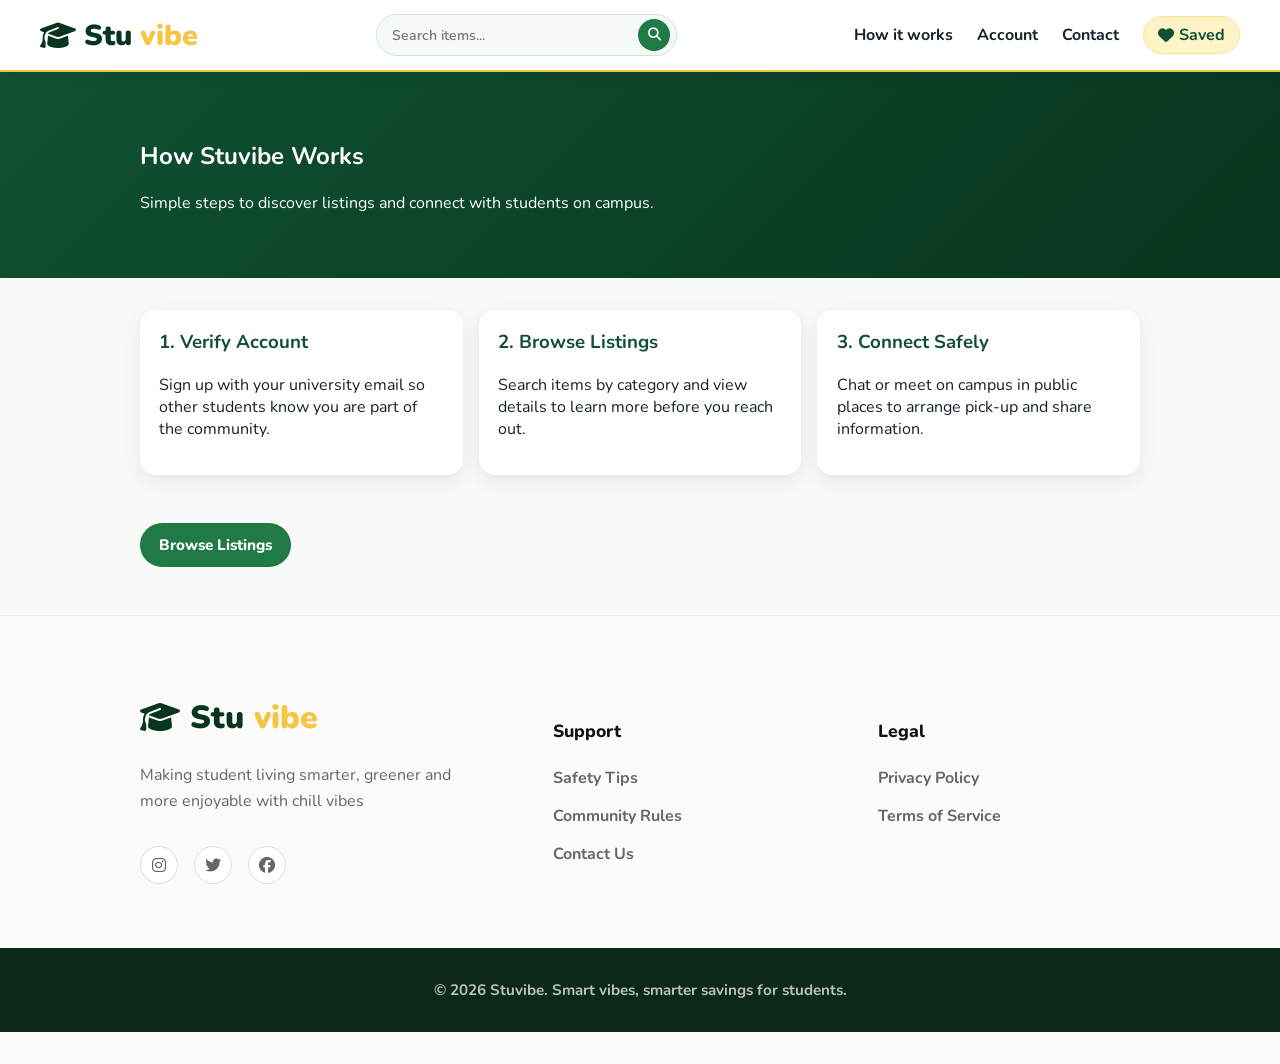
<file: how-it-works.html>
<!DOCTYPE html>
<html lang="en">
<head>
  <meta charset="UTF-8">
  <meta name="viewport" content="width=device-width, initial-scale=1.0">
  <title>How It Works - Stuvibe</title>
  <link rel="preconnect" href="https://fonts.googleapis.com">
  <link rel="preconnect" href="https://fonts.gstatic.com" crossorigin>
  <link href="https://fonts.googleapis.com/css2?family=Nunito:wght@500;700;800;900&display=swap" rel="stylesheet">
  <link rel="stylesheet" href="https://cdnjs.cloudflare.com/ajax/libs/font-awesome/6.4.0/css/all.min.css">
  <link rel="stylesheet" href="nav.css">
  <link rel="stylesheet" href="site.css">
  <style>
    body { font-family: "Nunito", Arial, sans-serif; margin: 0; color: #17212b; background: #f8faf9; }
    .container { width: min(1000px, 94%); margin: 0 auto; }
    .hero { background: linear-gradient(135deg, #0f5132, #08351f); color: #fff; padding: 3rem 0; }
    .grid { display: grid; grid-template-columns: repeat(3, 1fr); gap: 1rem; margin: 2rem 0 3rem; }
    .card { background: #fff; border-radius: 16px; padding: 1.2rem; box-shadow: 0 6px 20px rgba(0,0,0,.08); }
    .card h3 { margin-top: 0; color: #0f5132; }
    .btn { display: inline-block; background: #1f7a46; color: #fff; text-decoration: none; padding: .75rem 1.2rem; border-radius: 999px; font-weight: 800; }
    .main-footer { background: #fbfcf9; padding: 5rem 0 2rem; border-top: 1px solid #e8efe6; margin-top: 3rem; }
    .footer-grid { display: grid; grid-template-columns: 2fr 1.5fr 1.5fr; gap: 4rem; margin-bottom: 4rem; }
    .footer-brand .footer-logo {
      font-size: 2rem;
      font-weight: 900;
      margin-bottom: 1.5rem;
      color: #08351f;
      text-decoration: none;
      display: flex;
      align-items: center;
      gap: 10px;
    }
    .footer-brand .footer-logo span { color: #f5c544; }
    .footer-brand p { color: #666; margin-bottom: 2rem; line-height: 1.6; max-width: 320px; }
    .social-links { display: flex; gap: 1rem; }
    .social-links a {
      width: 36px;
      height: 36px;
      background: white;
      border: 1px solid #ddd;
      border-radius: 50%;
      display: flex;
      align-items: center;
      justify-content: center;
      color: #666;
      text-decoration: none;
      transition: 0.2s;
    }
    .social-links a:hover { border-color: #2ca86b; color: #2ca86b; }
    .footer-col h4 { font-size: 1.1rem; font-weight: 800; margin-bottom: 1.5rem; color: #111; }
    .footer-col ul { list-style: none; padding: 0; }
    .footer-col ul li { margin-bottom: 1rem; }
    .footer-col ul li a { text-decoration: none; color: #666; font-weight: 700; }
    .copyright { background: #0b2819; color: #b8c2bf; text-align: center; padding: 2rem 0; font-weight: 700; font-size: 0.95rem; }
    @media (max-width: 860px) { .grid { grid-template-columns: 1fr; } }
    @media (max-width: 768px) { .footer-grid { grid-template-columns: 1fr 1fr; gap: 2rem; } }
    @media (max-width: 560px) { .footer-grid { grid-template-columns: 1fr; gap: 2rem; } }
  </style>
</head>
<body>
    <header class="topbar">
    <div class="container nav">
      <a href="homepage.html" class="logo"><i class="fa-solid fa-graduation-cap"></i> Stu<span>vibe</span></a>
      <button id="nav-toggle" class="nav-toggle" type="button" aria-expanded="false" aria-controls="nav-links" aria-label="Open menu">
        <i class="fa-solid fa-bars"></i>
      </button>
      <ul id="nav-links" class="nav-links">
        <li><a href="how-it-works.html">How it works</a></li>
        <li><a href="account.html">Account</a></li>
        <li><a href="contact.html">Contact</a></li>
        <li><a href="saved.html" class="nav-saved"><i class="fa-solid fa-heart" aria-hidden="true"></i><span class="nav-saved-text">Saved</span></a></li>
      </ul>
    </div>
  </header>
  <section class="hero">
    <div class="container">
      <h1>How Stuvibe Works</h1>
      <p>Simple steps to discover listings and connect with students on campus.</p>
    </div>
  </section>
  <main class="container">
    <div class="grid">
      <article class="card"><h3>1. Verify Account</h3><p>Sign up with your university email so other students know you are part of the community.</p></article>
      <article class="card"><h3>2. Browse Listings</h3><p>Search items by category and view details to learn more before you reach out.</p></article>
      <article class="card"><h3>3. Connect Safely</h3><p>Chat or meet on campus in public places to arrange pick-up and share information.</p></article>
    </div>
    <a class="btn" href="listings.html">Browse Listings</a>
  </main>
  <footer class="main-footer">
    <div class="container">
      <div class="footer-grid">
        <div class="footer-brand">
          <a href="homepage.html" class="footer-logo"><i class="fa-solid fa-graduation-cap"></i> Stu<span>vibe</span></a>
          <p>Making student living smarter, greener and more enjoyable with chill vibes</p>
          <div class="social-links">
            <a href="https://instagram.com" target="_blank" rel="noopener noreferrer"><i class="fa-brands fa-instagram"></i></a>
            <a href="https://twitter.com" target="_blank" rel="noopener noreferrer"><i class="fa-brands fa-twitter"></i></a>
            <a href="https://facebook.com" target="_blank" rel="noopener noreferrer"><i class="fa-brands fa-facebook"></i></a>
          </div>
        </div>
        <div class="footer-col">
          <h4>Support</h4>
          <ul>
            <li><a href="safety-tips.html">Safety Tips</a></li>
            <li><a href="community-rules.html">Community Rules</a></li>
            <li><a href="contact.html">Contact Us</a></li>
          </ul>
        </div>
        <div class="footer-col">
          <h4>Legal</h4>
          <ul>
            <li><a href="privacy-policy.html">Privacy Policy</a></li>
            <li><a href="terms-of-service.html">Terms of Service</a></li>
          </ul>
        </div>
      </div>
    </div>
    <div class="copyright">
      &copy; <span id="copyright-year">2026</span> Stuvibe. Smart vibes, smarter savings for students.
    </div>
  </footer>
  <script>
(function (global) {
  function listingsUrl(query, category) {
    var params = new URLSearchParams();
    if (query) params.set("q", query);
    if (category && category !== "all" && category !== "All Categories") {
      params.set("category", category);
    }
    var qs = params.toString();
    return "listings.html" + (qs ? "?" + qs : "");
  }
  function initNavSearch() {
    var nav = document.querySelector(".topbar .nav");
    if (!nav || nav.querySelector(".nav-search")) return;
    var params = new URLSearchParams(window.location.search);
    var currentQ = params.get("q") || "";
    var form = document.createElement("form");
    form.className = "nav-search";
    form.setAttribute("role", "search");
    form.setAttribute("aria-label", "Search listings");
    form.action = "listings.html";
    form.method = "get";
    form.innerHTML =
      '<label for="nav-search-input" class="sr-only">Search items</label>' +
      '<input id="nav-search-input" type="search" name="q" placeholder="Search items..." value="' + currentQ.replace(/"/g, "&quot;") + '">' +
      '<button type="submit" aria-label="Search"><i class="fa-solid fa-magnifying-glass"></i></button>';
    var toggle = document.getElementById("nav-toggle");
    if (toggle) nav.insertBefore(form, toggle);
    else nav.appendChild(form);
  }
  global.StuvibeSearch = { listingsUrl: listingsUrl, initNavSearch: initNavSearch };
})(window);

function initSiteNav() {
  var navToggle = document.getElementById("nav-toggle");
  var navLinks = document.getElementById("nav-links");
  if (!navToggle || !navLinks) return;
  navToggle.addEventListener("click", function () {
    var isOpen = navLinks.classList.toggle("is-open");
    navToggle.setAttribute("aria-expanded", String(isOpen));
    navToggle.setAttribute("aria-label", isOpen ? "Close menu" : "Open menu");
  });
  navLinks.querySelectorAll("a").forEach(function (link) {
    link.addEventListener("click", function () {
      navLinks.classList.remove("is-open");
      navToggle.setAttribute("aria-expanded", "false");
      navToggle.setAttribute("aria-label", "Open menu");
    });
  });
}

document.addEventListener("DOMContentLoaded", function () {
  initSiteNav();
  StuvibeSearch.initNavSearch();
  var copyrightYear = document.getElementById("copyright-year");
  if (copyrightYear) copyrightYear.textContent = String(new Date().getFullYear());
});

  </script>
</body>
</html>
</file>
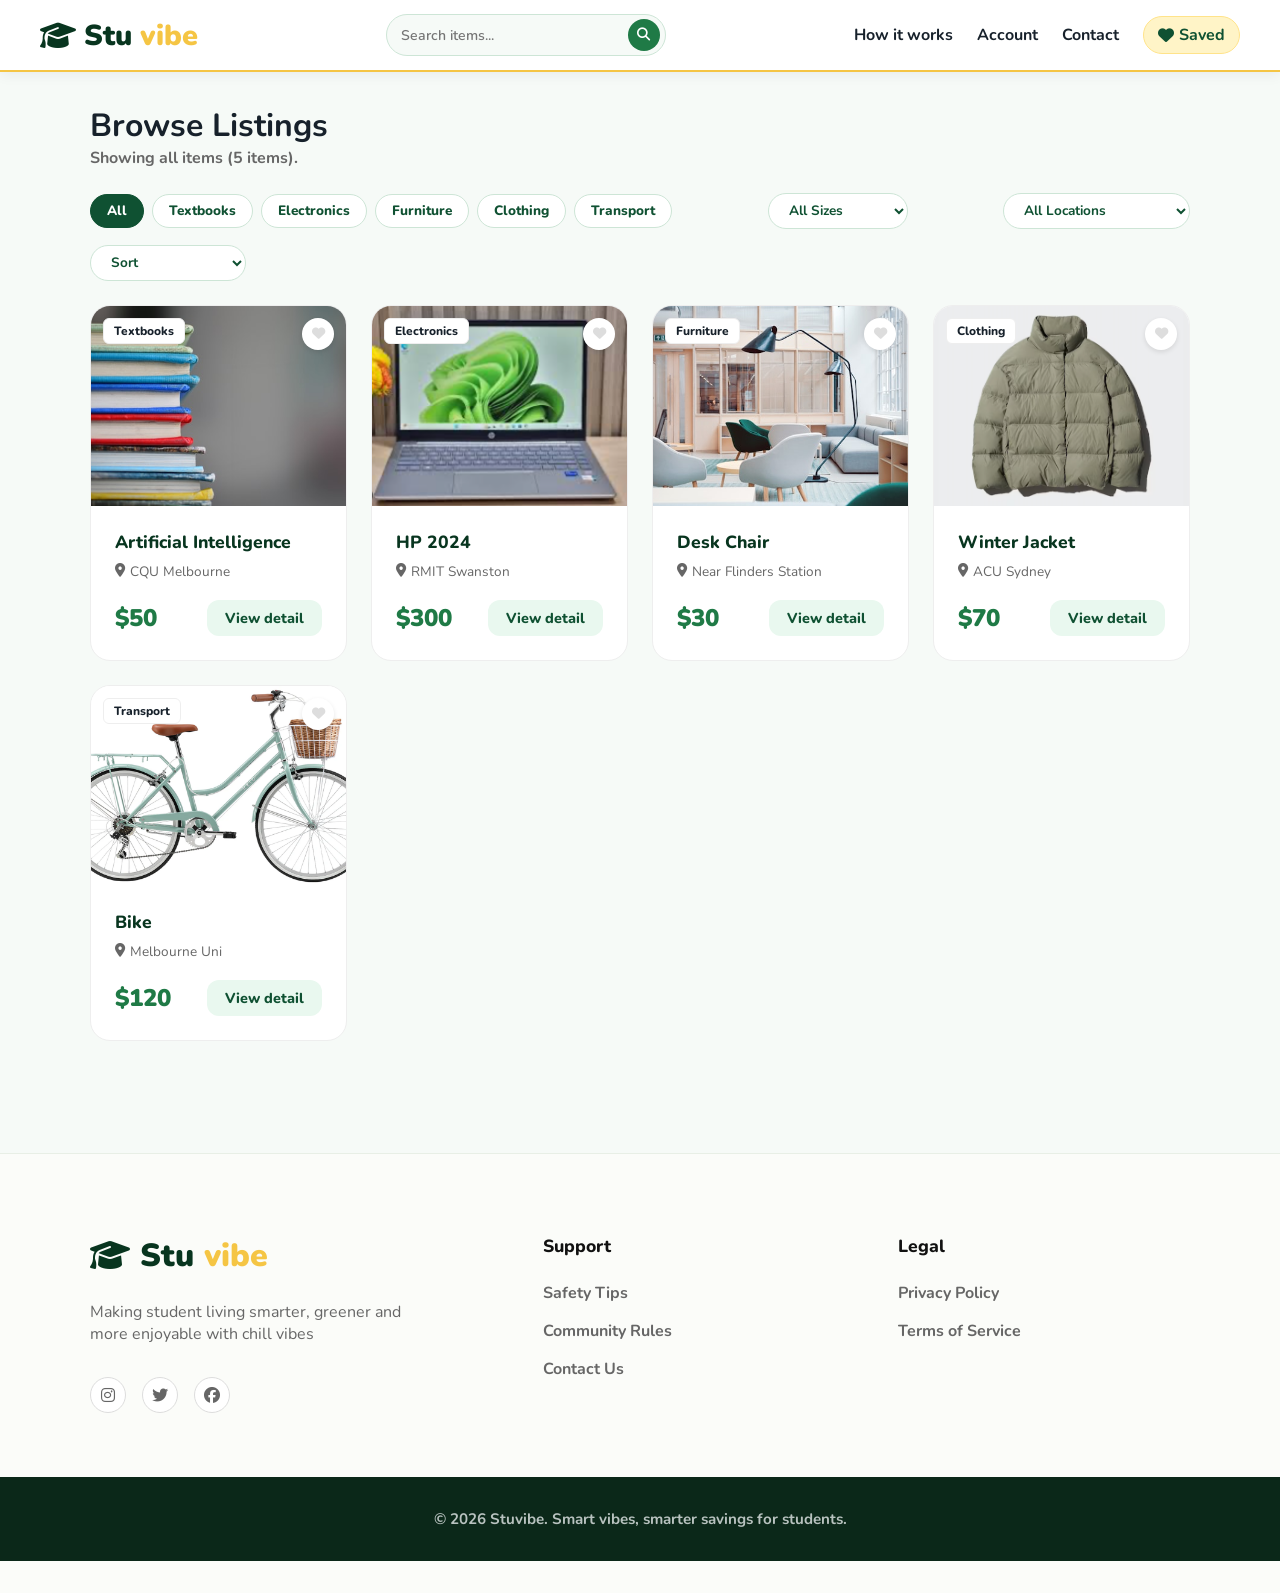
<file: listings.html>
<!DOCTYPE html>
<html lang="en">
<head>
  <meta charset="UTF-8">
  <meta name="viewport" content="width=device-width, initial-scale=1.0">
  <title>Listings - Stuvibe</title>
  <link rel="preconnect" href="https://fonts.googleapis.com">
  <link rel="preconnect" href="https://fonts.gstatic.com" crossorigin>
  <link href="https://fonts.googleapis.com/css2?family=Nunito:wght@500;700;800;900&display=swap" rel="stylesheet">
  <link rel="stylesheet" href="https://cdnjs.cloudflare.com/ajax/libs/font-awesome/6.4.0/css/all.min.css">
  <link rel="stylesheet" href="nav.css">
  <link rel="stylesheet" href="site.css">
  <style>
    :root {
      --green-950: #08351f;
      --green-900: #0f5132;
      --green-700: #1f7a46;
      --green-100: #e9f8ef;
      --yellow-500: #f5c544;
      --yellow-400: #ffe38a;
      --yellow-200: #fff4c7;
      --gray-900: #17212b;
    }
    * { box-sizing: border-box; margin: 0; padding: 0; }
    body { font-family: "Nunito", Arial, sans-serif; background: #f6faf7; color: var(--gray-900); }
    .container { width: min(1100px, 94%); margin: 0 auto; }
    main { padding: 2rem 0 4rem; }

    .controls-bar {
      display: flex;
      flex-wrap: wrap;
      align-items: center;
      justify-content: space-between;
      gap: 1rem;
      margin: 1.5rem 0;
    }
    .filter-group {
      display: flex;
      flex-wrap: wrap;
      gap: 0.5rem;
    }
    .filter-btn {
      padding: 0.4rem 1rem;
      border-radius: 999px;
      border: 1px solid #cde5d6;
      background: #fff;
      color: var(--green-900);
      font-weight: 800;
      font-size: 0.85rem;
      cursor: pointer;
      transition: 0.2s;
      font-family: inherit;
    }
    .filter-btn:hover { background: var(--green-100); }
    .filter-btn.active {
      background: var(--green-900);
      color: #fff;
      border-color: var(--green-900);
    }
    .sort-select {
      padding: 0.4rem 1rem;
      border-radius: 999px;
      border: 1px solid #cde5d6;
      background: #fff;
      color: var(--green-900);
      font-weight: 700;
      font-size: 0.85rem;
      cursor: pointer;
      font-family: inherit;
      outline: none;
    }

    .grid { margin: 1rem 0 3rem; }
    #filter-note { font-weight: 700; color: #666; }
    .filter-select {
      padding: 0.4rem 1rem;
      border-radius: 999px;
      border: 1px solid #cde5d6;
      background: #fff;
      color: var(--green-900);
      font-weight: 700;
      font-size: 0.85rem;
      cursor: pointer;
      font-family: inherit;
      outline: none;
      min-width: 140px;
    }

    @media (max-width: 768px) {
      .controls-bar { flex-direction: column; align-items: stretch; }
      .filter-select { min-width: auto; }
    }
  </style>
</head>
<body>
    <header class="topbar">
    <div class="container nav">
      <a href="homepage.html" class="logo"><i class="fa-solid fa-graduation-cap"></i> Stu<span>vibe</span></a>
      <button id="nav-toggle" class="nav-toggle" type="button" aria-expanded="false" aria-controls="nav-links" aria-label="Open menu">
        <i class="fa-solid fa-bars"></i>
      </button>
      <ul id="nav-links" class="nav-links">
        <li><a href="how-it-works.html">How it works</a></li>
        <li><a href="account.html">Account</a></li>
        <li><a href="contact.html">Contact</a></li>
        <li><a href="saved.html" class="nav-saved"><i class="fa-solid fa-heart" aria-hidden="true"></i><span class="nav-saved-text">Saved</span></a></li>
      </ul>
    </div>
  </header>
  <main class="container">
    <h1>Browse Listings</h1>
    <p id="filter-note">Discover items posted by students and view details before you connect.</p>

    <div class="controls-bar">
      <div class="filter-group">
        <button class="filter-btn active" data-filter="all">All</button>
        <button class="filter-btn" data-filter="Textbooks">Textbooks</button>
        <button class="filter-btn" data-filter="Electronics">Electronics</button>
        <button class="filter-btn" data-filter="Furniture">Furniture</button>
        <button class="filter-btn" data-filter="Clothing">Clothing</button>
        <button class="filter-btn" data-filter="Transport">Transport</button>
      </div>
      <select id="size-select" class="filter-select">
        <option value="all">All Sizes</option>
        <option value="S">S</option>
        <option value="M">M</option>
        <option value="L">L</option>
        <option value="XL">XL</option>
        <option value="N/A">N/A</option>
      </select>
      <select id="location-select" class="filter-select">
        <option value="all">All Locations</option>
      </select>
      <select id="sort-select" class="sort-select">
        <option value="default">Sort</option>
        <option value="price-asc">Price: Low–High</option>
        <option value="price-desc">Price: High–Low</option>
        <option value="name-asc">Name: A–Z</option>
        <option value="name-desc">Name: Z–A</option>
      </select>
    </div>

    <div class="grid" id="product-grid"></div>
  </main>

  <footer class="main-footer">
    <div class="container">
      <div class="footer-grid">
        <div class="footer-brand">
          <a href="homepage.html" class="footer-logo"><i class="fa-solid fa-graduation-cap"></i> Stu<span>vibe</span></a>
          <p>Making student living smarter, greener and more enjoyable with chill vibes</p>
          <div class="social-links">
            <a href="https://instagram.com" target="_blank" rel="noopener noreferrer"><i class="fa-brands fa-instagram"></i></a>
            <a href="https://twitter.com" target="_blank" rel="noopener noreferrer"><i class="fa-brands fa-twitter"></i></a>
            <a href="https://facebook.com" target="_blank" rel="noopener noreferrer"><i class="fa-brands fa-facebook"></i></a>
          </div>
        </div>
        <div class="footer-col">
          <h4>Support</h4>
          <ul>
            <li><a href="safety-tips.html">Safety Tips</a></li>
            <li><a href="community-rules.html">Community Rules</a></li>
            <li><a href="contact.html">Contact Us</a></li>
          </ul>
        </div>
        <div class="footer-col">
          <h4>Legal</h4>
          <ul>
            <li><a href="privacy-policy.html">Privacy Policy</a></li>
            <li><a href="terms-of-service.html">Terms of Service</a></li>
          </ul>
        </div>
      </div>
    </div>
    <div class="copyright">
      &copy; <span id="copyright-year">2026</span> Stuvibe. Smart vibes, smarter savings for students.
    </div>
  </footer>

  <script>
(function (global) {
  var CUSTOM_KEY = "stuvibe-custom-listings";

  var CATALOG = {
    "Artificial Intelligence": {
      category: "Textbooks",
      breadcrumb: "textbooks",
      price: 50,
      priceDisplay: "$50",
      image: "textbook.jpeg",
      condition: "Like new",
      location: "CQU Melbourne",
      seller: "Richard",
      rating: 3,
      size: "N/A",
      description: "Artificial Intelligence textbook used for one semester. No missing pages, minimal highlighting."
    },
    "HP 2024": {
      category: "Electronics",
      breadcrumb: "laptops",
      price: 300,
      priceDisplay: "$300",
      image: "electronichp.png",
      condition: "Excellent",
      location: "RMIT Swanston",
      seller: "Richard",
      rating: 3,
      size: "N/A",
      description: "HP laptop 2024 model. Battery health good, includes charger. Perfect for study and assignments."
    },
    "Desk Chair": {
      category: "Furniture",
      breadcrumb: "indoor",
      price: 30,
      priceDisplay: "$30",
      image: "furniture.jpeg",
      condition: "Good",
      location: "Near Flinders Station",
      seller: "Richard",
      rating: 3,
      size: "N/A",
      description: "Comfortable desk chair in good condition. Ideal for dorm or shared housing. Pick up near campus."
    },
    "Winter Jacket": {
      category: "Clothing",
      breadcrumb: "outerwear",
      price: 70,
      priceDisplay: "$70",
      image: "clothing.png",
      condition: "Very good",
      location: "ACU Sydney",
      seller: "Richard",
      rating: 3,
      size: "M",
      description: "Warm winter jacket, size M. Worn a few times, clean and ready for the next owner."
    },
    "Bike": {
      category: "Transport",
      breadcrumb: "bike",
      price: 120,
      priceDisplay: "$120",
      image: "transport.webp",
      condition: "Good",
      location: "Melbourne Uni",
      seller: "Richard",
      rating: 3,
      size: "N/A",
      description: "Student bike in good condition. Perfect for getting around campus and nearby areas. Helmet included."
    }
  };

  function getCustomListings() {
    try {
      return JSON.parse(localStorage.getItem(CUSTOM_KEY) || "[]");
    } catch (e) {
      return [];
    }
  }

  function saveCustomListings(list) {
    localStorage.setItem(CUSTOM_KEY, JSON.stringify(list));
  }

  function normalizeProduct(name, data) {
    var product = Object.assign({}, data);
    product.name = name;
    if (typeof product.price === "number" && !product.priceDisplay) {
      product.priceDisplay = "$" + product.price;
    }
    if (!product.price && product.priceDisplay) {
      product.price = parsePrice(product);
    }
    return product;
  }

  function getAllProducts() {
    var merged = {};
    Object.keys(CATALOG).forEach(function (name) {
      merged[name] = normalizeProduct(name, CATALOG[name]);
    });
    getCustomListings().forEach(function (item) {
      if (item && item.name) {
        merged[item.name] = normalizeProduct(item.name, item);
      }
    });
    return merged;
  }

  function getProduct(name) {
    return getAllProducts()[name] || null;
  }

  function getProductNames() {
    return Object.keys(getAllProducts());
  }

  function parsePrice(product) {
    if (typeof product.price === "number") {
      return product.price;
    }
    return parseFloat(String(product.priceDisplay || product.price || "0").replace(/[^0-9.]/g, "")) || 0;
  }

  function addProduct(product) {
    var custom = getCustomListings();
    var entry = normalizeProduct(product.name, product);
    custom = custom.filter(function (item) {
      return item.name !== entry.name;
    });
    custom.unshift(entry);
    saveCustomListings(custom);
    return entry;
  }

  global.StuvibeProducts = {
    CATALOG: CATALOG,
    getAllProducts: getAllProducts,
    getProduct: getProduct,
    getProductNames: getProductNames,
    parsePrice: parsePrice,
    addProduct: addProduct,
    getCustomListings: getCustomListings
  };
})(window);

(function (global) {
  var FAV_KEY = "stuvibe-favourites";

  function escapeHtml(text) {
    return String(text)
      .replace(/&/g, "&amp;")
      .replace(/</g, "&lt;")
      .replace(/>/g, "&gt;")
      .replace(/"/g, "&quot;");
  }

  function getFavourites() {
    try {
      return new Set(JSON.parse(localStorage.getItem(FAV_KEY) || "[]"));
    } catch (e) {
      return new Set();
    }
  }

  function saveFavourites(set) {
    localStorage.setItem(FAV_KEY, JSON.stringify(Array.from(set)));
  }

  function renderProductCard(name, product, options) {
    options = options || {};
    var tagClass = options.tagClass || "tag";
    var price = product.priceDisplay || ("$" + product.price);
    var detailUrl = "product-detail.html?item=" + encodeURIComponent(name);
    var alt = escapeHtml(product.alt || name);

    var size = product.size || "N/A";
    return (
      '<article class="product-card" data-category="' + escapeHtml(product.category) + '" data-name="' + escapeHtml(name) + '" data-price="' + global.StuvibeProducts.parsePrice(product) + '" data-size="' + escapeHtml(size) + '" data-location="' + escapeHtml(product.location) + '">' +
        '<div class="img-wrap">' +
          '<span class="' + tagClass + '">' + escapeHtml(product.category) + "</span>" +
          '<button class="heart" type="button" aria-label="Add ' + escapeHtml(name) + ' to favourites"><i class="fa-solid fa-heart"></i></button>' +
          '<img src="' + escapeHtml(product.image) + '" alt="' + alt + '" loading="lazy">' +
        "</div>" +
        '<div class="p-info">' +
          "<h3>" + escapeHtml(name) + "</h3>" +
          '<div class="p-loc"><i class="fa-solid fa-location-dot"></i> ' + escapeHtml(product.location) + "</div>" +
          '<div class="p-foot">' +
            '<span class="p-price">' + escapeHtml(price) + "</span>" +
            '<a href="' + detailUrl + '" class="p-detail">View detail</a>' +
          "</div>" +
        "</div>" +
      "</article>"
    );
  }

  function applyFavouriteState(root) {
    var favourites = getFavourites();
    (root || document).querySelectorAll(".product-card").forEach(function (card) {
      var button = card.querySelector(".heart");
      if (!button) {
        return;
      }
      var productName = card.getAttribute("data-name") || "";
      var isFavourite = favourites.has(productName);
      button.classList.toggle("is-favorite", isFavourite);
      button.setAttribute(
        "aria-label",
        (isFavourite ? "Remove " : "Add ") + productName + (isFavourite ? " from favourites" : " to favourites")
      );
    });
  }

  function initFavourites(root) {
    var container = root || document;
    container.addEventListener("click", function (event) {
      var button = event.target.closest(".heart");
      if (!button) {
        return;
      }
      event.preventDefault();
      event.stopPropagation();
      var card = button.closest(".product-card");
      if (!card) {
        return;
      }
      var productName = card.getAttribute("data-name") || "";
      var favourites = getFavourites();
      if (favourites.has(productName)) {
        favourites.delete(productName);
      } else {
        favourites.add(productName);
      }
      saveFavourites(favourites);
      applyFavouriteState(container);
    });
    applyFavouriteState(container);
  }

  function renderProductGrid(gridEl, names, options) {
    if (!gridEl) {
      return [];
    }
    var products = global.StuvibeProducts.getAllProducts();
    var html = names
      .map(function (name) {
        return products[name] ? renderProductCard(name, products[name], options) : "";
      })
      .join("");
    gridEl.innerHTML = html;
    applyFavouriteState(gridEl);
    return Array.from(gridEl.querySelectorAll(".product-card"));
  }

  global.StuvibeProductUI = {
    escapeHtml: escapeHtml,
    renderProductCard: renderProductCard,
    renderProductGrid: renderProductGrid,
    initFavourites: initFavourites,
    applyFavouriteState: applyFavouriteState,
    getFavourites: getFavourites
  };
})(window);

(function (global) {
  function getFocusable(container) {
    return Array.from(
      container.querySelectorAll(
        'a[href], button:not([disabled]), textarea, input, select, [tabindex]:not([tabindex="-1"])'
      )
    ).filter(function (el) {
      return el.offsetParent !== null;
    });
  }

  function setupModal(modalEl) {
    if (!modalEl) {
      return { open: function () {}, close: function () {} };
    }

    var dialog = modalEl.querySelector(".offer-dialog");
    var lastFocus = null;

    function open() {
      lastFocus = document.activeElement;
      modalEl.classList.add("is-open");
      document.body.style.overflow = "hidden";
      var focusable = getFocusable(dialog || modalEl);
      if (focusable.length) {
        focusable[0].focus();
      }
    }

    function close() {
      modalEl.classList.remove("is-open");
      document.body.style.overflow = "";
      if (lastFocus && typeof lastFocus.focus === "function") {
        lastFocus.focus();
      }
    }

    modalEl.addEventListener("click", function (event) {
      if (event.target === modalEl) {
        close();
      }
    });

    modalEl.addEventListener("keydown", function (event) {
      if (event.key === "Escape") {
        close();
        return;
      }
      if (event.key !== "Tab" || !modalEl.classList.contains("is-open")) {
        return;
      }
      var focusable = getFocusable(dialog || modalEl);
      if (!focusable.length) {
        return;
      }
      var first = focusable[0];
      var last = focusable[focusable.length - 1];
      if (event.shiftKey && document.activeElement === first) {
        event.preventDefault();
        last.focus();
      } else if (!event.shiftKey && document.activeElement === last) {
        event.preventDefault();
        first.focus();
      }
    });

    return { open: open, close: close };
  }

  global.StuvibeModals = { setupModal: setupModal };
})(window);

(function (global) {
  function listingsUrl(query, category) {
    var params = new URLSearchParams();
    if (query) {
      params.set("q", query);
    }
    if (category && category !== "all" && category !== "All Categories") {
      params.set("category", category);
    }
    var qs = params.toString();
    return "listings.html" + (qs ? "?" + qs : "");
  }

  function initNavSearch() {
    var nav = document.querySelector(".topbar .nav");
    if (!nav || nav.querySelector(".nav-search")) {
      return;
    }

    var params = new URLSearchParams(window.location.search);
    var currentQ = params.get("q") || "";

    var form = document.createElement("form");
    form.className = "nav-search";
    form.setAttribute("role", "search");
    form.setAttribute("aria-label", "Search listings");
    form.action = "listings.html";
    form.method = "get";
    form.innerHTML =
      '<label for="nav-search-input" class="sr-only">Search items</label>' +
      '<input id="nav-search-input" type="search" name="q" placeholder="Search items..." value="' + currentQ.replace(/"/g, "&quot;") + '">' +
      '<button type="submit" aria-label="Search"><i class="fa-solid fa-magnifying-glass"></i></button>';

    var toggle = document.getElementById("nav-toggle");
    if (toggle) {
      nav.insertBefore(form, toggle);
    } else {
      nav.appendChild(form);
    }
  }

  function initHeroSearch(formSelector) {
    var searchInput = document.getElementById("search-input");
    var searchCategory = document.getElementById("search-category");
    var searchButton = document.getElementById("search-btn");
    if (!searchInput || !searchCategory) {
      return;
    }

    function goToListings() {
      window.location.href = listingsUrl(searchInput.value.trim(), searchCategory.value);
    }

    if (searchButton) {
      searchButton.addEventListener("click", function (event) {
        event.preventDefault();
        goToListings();
      });
    }

    var wrapper = document.querySelector(formSelector || ".search-wrapper");
    if (wrapper) {
      wrapper.addEventListener("keydown", function (event) {
        if (event.key === "Enter") {
          event.preventDefault();
          goToListings();
        }
      });
    }
  }

  global.StuvibeSearch = {
    listingsUrl: listingsUrl,
    initNavSearch: initNavSearch,
    initHeroSearch: initHeroSearch
  };

})(window);

function initSiteNav() {
var navToggle = document.getElementById("nav-toggle");
  var navLinks = document.getElementById("nav-links");
  if (!navToggle || !navLinks) {
    return;
  }

  navToggle.addEventListener("click", function () {
    var isOpen = navLinks.classList.toggle("is-open");
    navToggle.setAttribute("aria-expanded", String(isOpen));
    navToggle.setAttribute("aria-label", isOpen ? "Close menu" : "Open menu");
  });

  navLinks.querySelectorAll("a").forEach(function (link) {
    link.addEventListener("click", function () {
      navLinks.classList.remove("is-open");
      navToggle.setAttribute("aria-expanded", "false");
      navToggle.setAttribute("aria-label", "Open menu");
    });
  });
}

function initSiteCommon() {
  initSiteNav();
  StuvibeSearch.initNavSearch();
}

document.addEventListener("DOMContentLoaded", function () {
  initSiteCommon();
  var copyrightYear = document.getElementById("copyright-year");
  if (copyrightYear) { copyrightYear.textContent = String(new Date().getFullYear()); }

  var grid = document.getElementById("product-grid");
  var filterBtns = document.querySelectorAll(".filter-btn");
  var sortSelect = document.getElementById("sort-select");
  var sizeSelect = document.getElementById("size-select");
  var locationSelect = document.getElementById("location-select");
  var filterNote = document.getElementById("filter-note");
  var currentFilter = "all";
  var cards = [];
  var favouritesReady = false;

  function getAllNames() {
    return StuvibeProducts.getProductNames();
  }

  function renderGrid() {
    var names = getAllNames();
  var customFirst = StuvibeProducts.getCustomListings().map(function (p) {
      return p.name;
    });
    var ordered = customFirst.concat(
      names.filter(function (n) {
        return customFirst.indexOf(n) === -1;
      })
    );
    cards = StuvibeProductUI.renderProductGrid(grid, ordered, { tagClass: "tag-label" });
    if (!favouritesReady) {
      StuvibeProductUI.initFavourites(grid);
      favouritesReady = true;
    } else {
      StuvibeProductUI.applyFavouriteState(grid);
    }
    populateLocationOptions();
    applySearchAndFilter();
  }

  function populateLocationOptions() {
    if (!locationSelect) return;
    while (locationSelect.options.length > 1) {
      locationSelect.remove(1);
    }
    var locations = {};
    var allProducts = StuvibeProducts.getAllProducts();
    for (var key in allProducts) {
      if (allProducts.hasOwnProperty(key)) {
        var loc = allProducts[key].location;
        if (loc) { locations[loc] = true; }
      }
    }
    var sorted = Object.keys(locations).sort();
    sorted.forEach(function (loc) {
      var opt = document.createElement("option");
      opt.value = loc;
      opt.textContent = loc;
      locationSelect.appendChild(opt);
    });
  }

  function getCategory(card) {
    return card.getAttribute("data-category");
  }

  function getName(card) {
    return card.getAttribute("data-name");
  }

  function getPrice(card) {
    return parseFloat(card.getAttribute("data-price")) || 0;
  }

  function applySearchAndFilter() {
    var selectedSize = sizeSelect ? sizeSelect.value : "all";
    var selectedLocation = locationSelect ? locationSelect.value : "all";

    var visible = [];
    cards.forEach(function (card) {
      var name = getName(card).toLowerCase();
      var category = getCategory(card);
      var size = card.getAttribute("data-size") || "N/A";
      var location = card.getAttribute("data-location") || "";
      var matchCategory = currentFilter === "all" || category === currentFilter;
      var matchSize = selectedSize === "all" || size === selectedSize;
      var matchLocation = selectedLocation === "all" || location === selectedLocation;
      var match = matchCategory && matchSize && matchLocation;
      card.classList.toggle("is-hidden", !match);
      if (match) {
        visible.push(card);
      }
    });

    var parts = [];
    if (currentFilter !== "all") {
      parts.push(currentFilter.toLowerCase());
    }
    if (selectedSize !== "all") {
      parts.push("size " + selectedSize);
    }
    if (selectedLocation !== "all") {
      parts.push(selectedLocation);
    }
    var label = parts.length ? parts.join(", ") : "all items";
    var note = "Showing " + label + " (" + visible.length + " item" + (visible.length !== 1 ? "s" : "") + ").";
    filterNote.textContent = note;

    var sortBy = sortSelect.value;
    if (sortBy !== "default") {
      visible.sort(function (a, b) {
        if (sortBy === "price-asc") return getPrice(a) - getPrice(b);
        if (sortBy === "price-desc") return getPrice(b) - getPrice(a);
        if (sortBy === "name-asc") return getName(a).localeCompare(getName(b));
        if (sortBy === "name-desc") return getName(b).localeCompare(getName(a));
        return 0;
      });
    }
    visible.forEach(function (card) {
      grid.appendChild(card);
    });
    return visible;
  }

  filterBtns.forEach(function (btn) {
    btn.addEventListener("click", function () {
      filterBtns.forEach(function (b) {
        b.classList.remove("active");
      });
      btn.classList.add("active");
      currentFilter = btn.getAttribute("data-filter");
      applySearchAndFilter();
    });
  });

  if (sortSelect) {
    sortSelect.addEventListener("change", applySearchAndFilter);
  }

  if (sizeSelect) {
    sizeSelect.addEventListener("change", applySearchAndFilter);
  }

  if (locationSelect) {
    locationSelect.addEventListener("change", applySearchAndFilter);
  }

  var params = new URLSearchParams(window.location.search);
  var categoryParam = params.get("category");
  if (categoryParam) {
    filterBtns.forEach(function (btn) {
      if (btn.getAttribute("data-filter") === categoryParam) {
        btn.click();
      }
    });
  }

  renderGrid();

});
  </script>
</body>
</html>
</file>
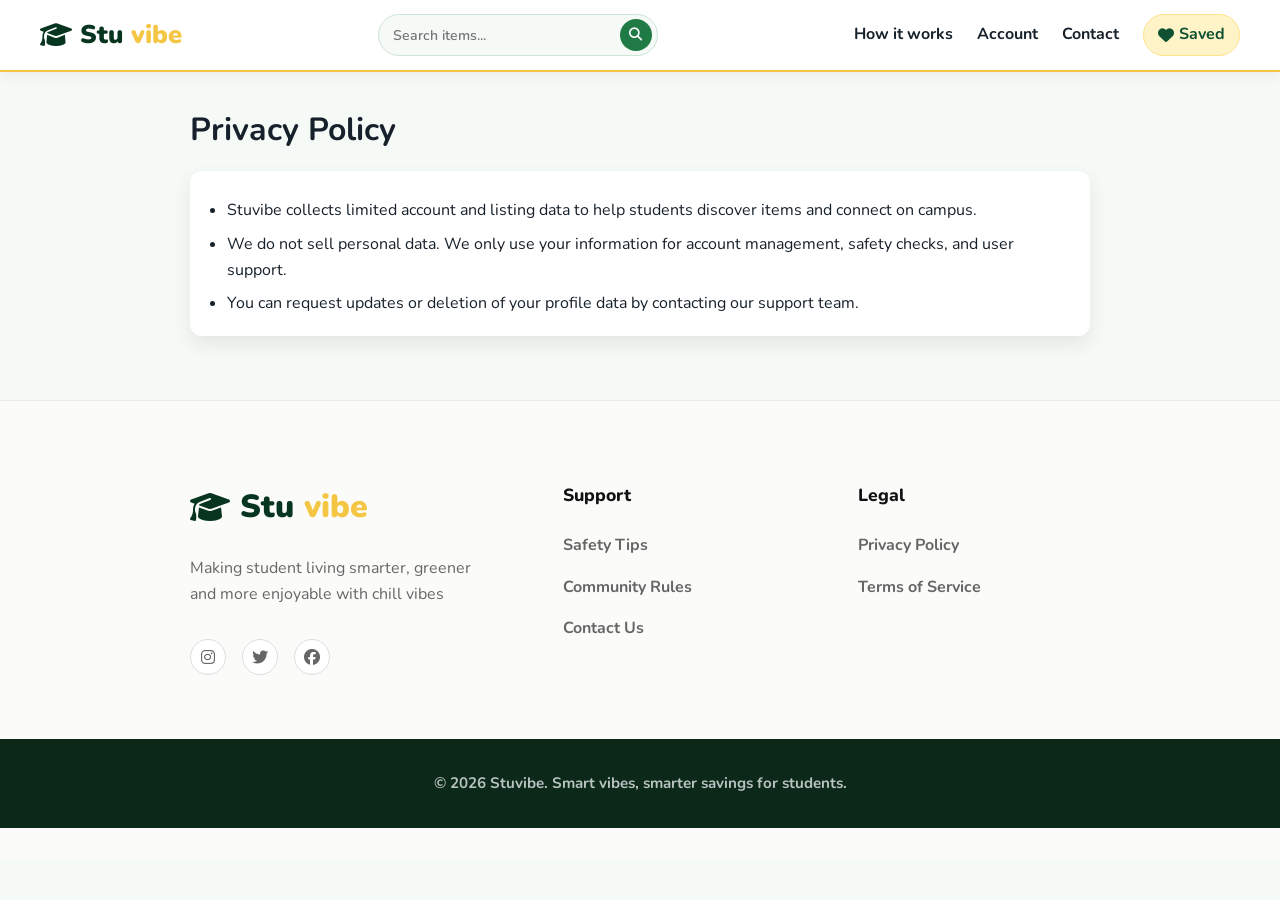
<file: privacy-policy.html>
<!DOCTYPE html>
<html lang="en">
<head>
  <meta charset="UTF-8">
  <meta name="viewport" content="width=device-width, initial-scale=1.0">
  <title>Privacy Policy - Stuvibe</title>
  <link rel="preconnect" href="https://fonts.googleapis.com">
  <link rel="preconnect" href="https://fonts.gstatic.com" crossorigin>
  <link href="https://fonts.googleapis.com/css2?family=Nunito:wght@500;700;800;900&display=swap" rel="stylesheet">
  <link rel="stylesheet" href="https://cdnjs.cloudflare.com/ajax/libs/font-awesome/6.4.0/css/all.min.css">
  <link rel="stylesheet" href="nav.css">
  <link rel="stylesheet" href="site.css">
  <style>
    :root {
      --green-950: #08351f;
      --green-900: #0f5132;
      --green-700: #1f7a46;
      --yellow-500: #f5c544;
      --gray-900: #17212b;
    }
    * { box-sizing: border-box; margin: 0; padding: 0; }
    body { font-family: "Nunito", Arial, sans-serif; background: #f6faf7; color: var(--gray-900); line-height: 1.6; }
    .container { width: min(900px, 94%); margin: 0 auto; }
    .nav { display: flex; justify-content: space-between; align-items: center; }
    .logo { text-decoration: none; font-weight: 900; font-size: 1.6rem; color: var(--green-950); display: flex; align-items: center; gap: 8px; }
    .logo span { color: var(--yellow-500); }
    main { padding: 2rem 0 4rem; }
    .card { background: #fff; border-radius: 12px; padding: 1.2rem; box-shadow: 0 8px 20px rgba(0,0,0,.08); margin-top: 1rem; }
    .card p { margin-top: 1rem; }
    .card ul { padding-left: 1.1rem; margin-top: .5rem; }
    .card ul li { margin-top: .5rem; }

  </style>
</head>
<body>
    <header class="topbar">
    <div class="container nav">
      <a href="homepage.html" class="logo"><i class="fa-solid fa-graduation-cap"></i> Stu<span>vibe</span></a>
      <button id="nav-toggle" class="nav-toggle" type="button" aria-expanded="false" aria-controls="nav-links" aria-label="Open menu">
        <i class="fa-solid fa-bars"></i>
      </button>
      <ul id="nav-links" class="nav-links">
        <li><a href="how-it-works.html">How it works</a></li>
        <li><a href="account.html">Account</a></li>
        <li><a href="contact.html">Contact</a></li>
        <li><a href="saved.html" class="nav-saved"><i class="fa-solid fa-heart" aria-hidden="true"></i><span class="nav-saved-text">Saved</span></a></li>
      </ul>
    </div>
  </header>
  <main class="container">
    <h1>Privacy Policy</h1>
    <section class="card">
      <ul>
        <li>Stuvibe collects limited account and listing data to help students discover items and connect on campus.</li>
        <li>We do not sell personal data. We only use your information for account management, safety checks, and user support.</li>
        <li>You can request updates or deletion of your profile data by contacting our support team.</li>
      </ul>
      </section>
  </main>

  <footer class="main-footer">
    <div class="container">
      <div class="footer-grid">
        <div class="footer-brand">
          <a href="homepage.html" class="footer-logo"><i class="fa-solid fa-graduation-cap"></i> Stu<span>vibe</span></a>
          <p>Making student living smarter, greener and more enjoyable with chill vibes</p>
          <div class="social-links">
            <a href="https://instagram.com" target="_blank" rel="noopener noreferrer"><i class="fa-brands fa-instagram"></i></a>
            <a href="https://twitter.com" target="_blank" rel="noopener noreferrer"><i class="fa-brands fa-twitter"></i></a>
            <a href="https://facebook.com" target="_blank" rel="noopener noreferrer"><i class="fa-brands fa-facebook"></i></a>
          </div>
        </div>
        <div class="footer-col">
          <h4>Support</h4>
          <ul>
            <li><a href="safety-tips.html">Safety Tips</a></li>
            <li><a href="community-rules.html">Community Rules</a></li>
            <li><a href="contact.html">Contact Us</a></li>
          </ul>
        </div>
        <div class="footer-col">
          <h4>Legal</h4>
          <ul>
            <li><a href="privacy-policy.html">Privacy Policy</a></li>
            <li><a href="terms-of-service.html">Terms of Service</a></li>
          </ul>
        </div>
      </div>
    </div>
    <div class="copyright">
      &copy; <span id="copyright-year">2026</span> Stuvibe. Smart vibes, smarter savings for students.
    </div>
  </footer>

  <script>
(function (global) {
  function listingsUrl(query, category) {
    var params = new URLSearchParams();
    if (query) params.set("q", query);
    if (category && category !== "all" && category !== "All Categories") {
      params.set("category", category);
    }
    var qs = params.toString();
    return "listings.html" + (qs ? "?" + qs : "");
  }
  function initNavSearch() {
    var nav = document.querySelector(".topbar .nav");
    if (!nav || nav.querySelector(".nav-search")) return;
    var params = new URLSearchParams(window.location.search);
    var currentQ = params.get("q") || "";
    var form = document.createElement("form");
    form.className = "nav-search";
    form.setAttribute("role", "search");
    form.setAttribute("aria-label", "Search listings");
    form.action = "listings.html";
    form.method = "get";
    form.innerHTML =
      '<label for="nav-search-input" class="sr-only">Search items</label>' +
      '<input id="nav-search-input" type="search" name="q" placeholder="Search items..." value="' + currentQ.replace(/"/g, "&quot;") + '">' +
      '<button type="submit" aria-label="Search"><i class="fa-solid fa-magnifying-glass"></i></button>';
    var toggle = document.getElementById("nav-toggle");
    if (toggle) nav.insertBefore(form, toggle);
    else nav.appendChild(form);
  }
  global.StuvibeSearch = { listingsUrl: listingsUrl, initNavSearch: initNavSearch };
})(window);

function initSiteNav() {
  var navToggle = document.getElementById("nav-toggle");
  var navLinks = document.getElementById("nav-links");
  if (!navToggle || !navLinks) return;
  navToggle.addEventListener("click", function () {
    var isOpen = navLinks.classList.toggle("is-open");
    navToggle.setAttribute("aria-expanded", String(isOpen));
    navToggle.setAttribute("aria-label", isOpen ? "Close menu" : "Open menu");
  });
  navLinks.querySelectorAll("a").forEach(function (link) {
    link.addEventListener("click", function () {
      navLinks.classList.remove("is-open");
      navToggle.setAttribute("aria-expanded", "false");
      navToggle.setAttribute("aria-label", "Open menu");
    });
  });
}

document.addEventListener("DOMContentLoaded", function () {
  initSiteNav();
  StuvibeSearch.initNavSearch();
  var copyrightYear = document.getElementById("copyright-year");
  if (copyrightYear) copyrightYear.textContent = String(new Date().getFullYear());
});

  </script>
</body>
</html>
</file>
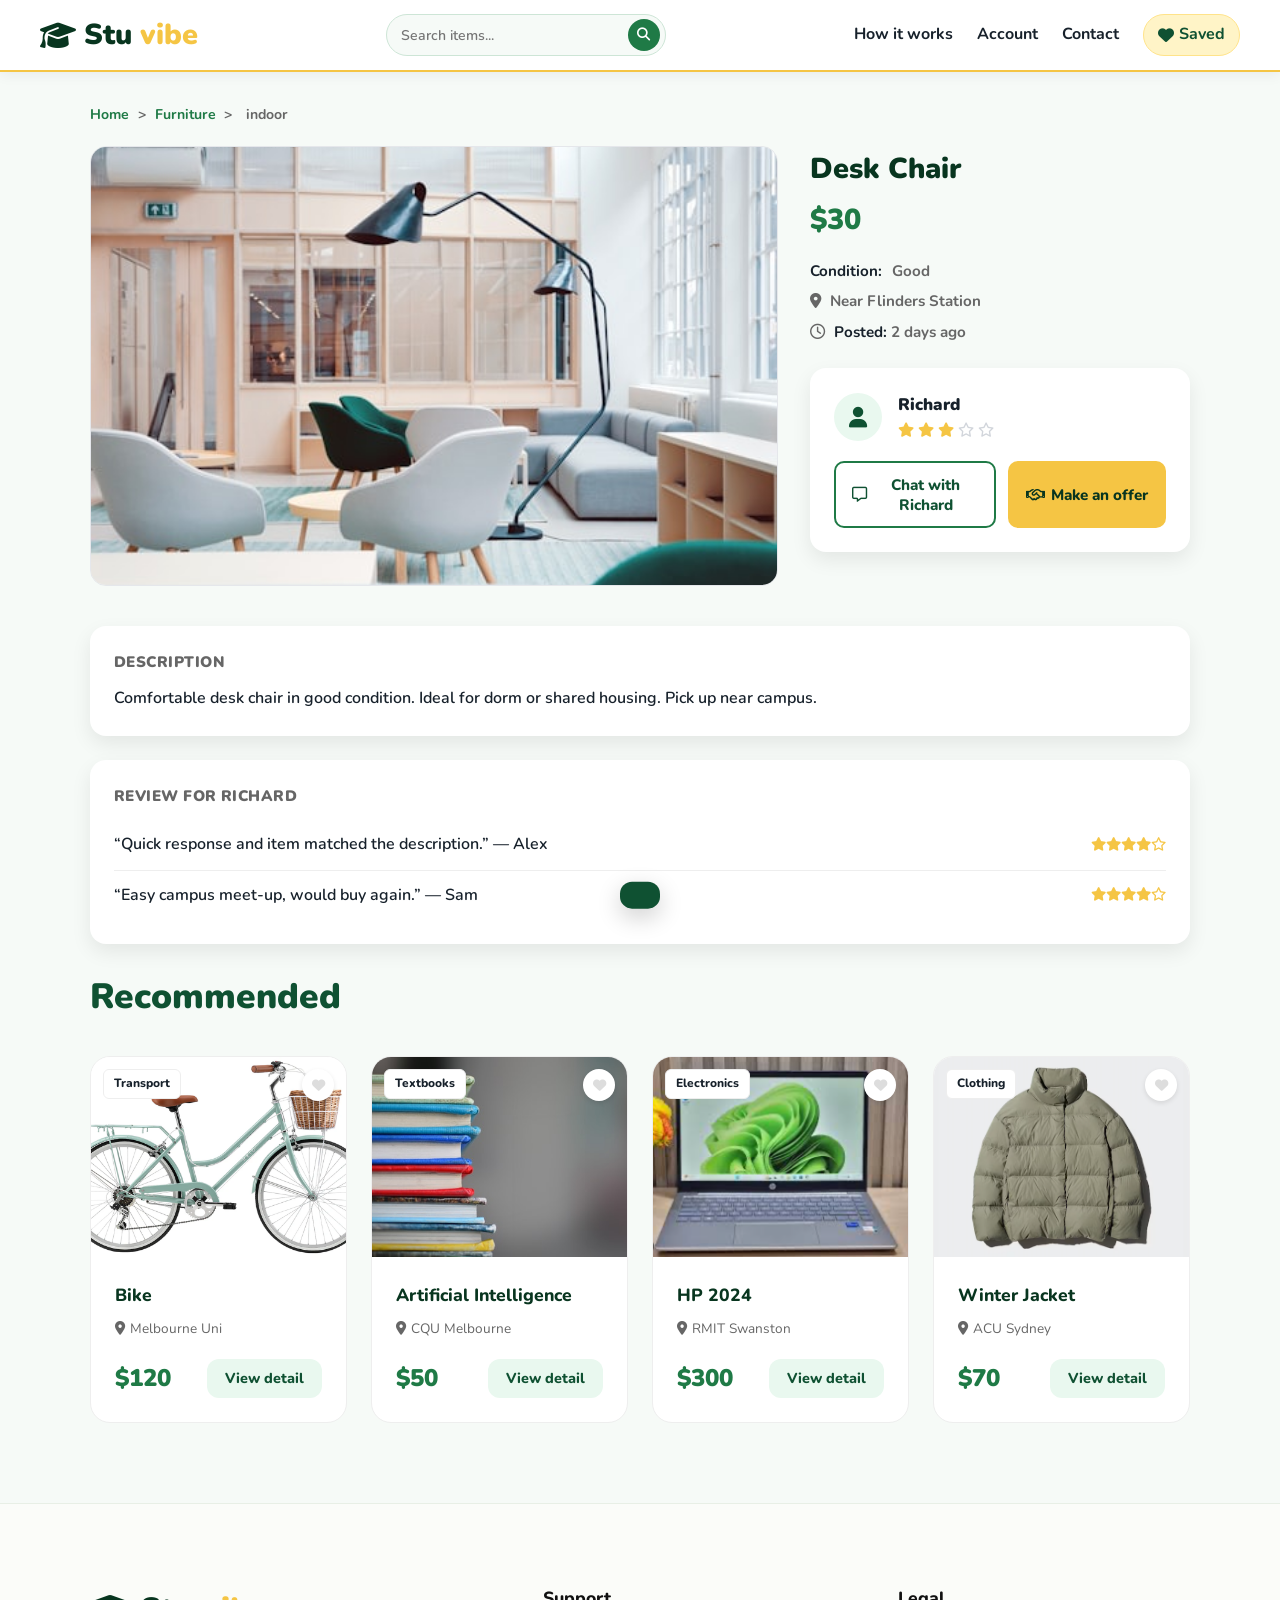
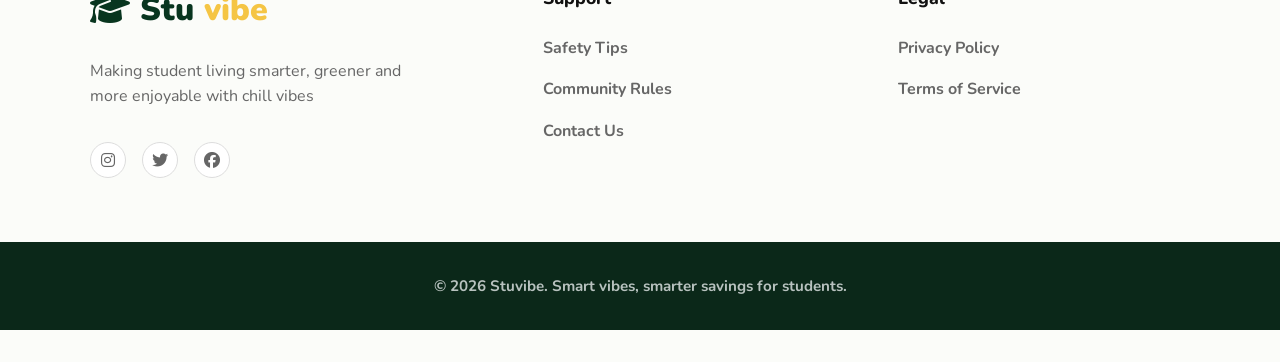
<file: product-detail.html>
<!DOCTYPE html>
<html lang="en">
<head>
  <meta charset="UTF-8">
  <meta name="viewport" content="width=device-width, initial-scale=1.0">
  <title>Product Detail - Stuvibe</title>
  <link rel="preconnect" href="https://fonts.googleapis.com">
  <link rel="preconnect" href="https://fonts.gstatic.com" crossorigin>
  <link href="https://fonts.googleapis.com/css2?family=Nunito:wght@500;700;800;900&display=swap" rel="stylesheet">
  <link rel="stylesheet" href="https://cdnjs.cloudflare.com/ajax/libs/font-awesome/6.4.0/css/all.min.css">
  <link rel="stylesheet" href="nav.css">
  <link rel="stylesheet" href="site.css">
  <style>
    :root {
      --green-950: #08351f;
      --green-900: #0f5132;
      --green-700: #1f7a46;
      --green-500: #2ca86b;
      --green-100: #e9f8ef;
      --yellow-500: #f5c544;
      --yellow-400: #ffe38a;
      --yellow-200: #fff4c7;
      --gray-900: #17212b;
      --gray-600: #666;
    }
    * { box-sizing: border-box; margin: 0; padding: 0; }
    body { font-family: "Nunito", Arial, sans-serif; background: #f6faf7; color: var(--gray-900); line-height: 1.6; }
    .container { width: min(1100px, 94%); margin: 0 auto; }

    main { padding: 1.5rem 0 3rem; }

    .breadcrumb {
      padding: 0.5rem 0 1.2rem; font-size: 0.88rem; font-weight: 700; color: var(--gray-600);
    }
    .breadcrumb a { color: var(--green-700); text-decoration: none; }
    .breadcrumb a:hover { text-decoration: underline; }
    .breadcrumb span { margin: 0 0.3rem; }

    .detail-grid {
      display: grid;
      grid-template-columns: 1fr 380px;
      gap: 2rem;
      align-items: start;
      margin-bottom: 2.5rem;
    }

    .product-photo {
      width: 100%;
      height: min(440px, 50vw);
      object-fit: cover;
      border-radius: 16px;
      border: 1px solid #e5e7eb;
      background: #f3f4f6;
    }

    .product-info h1 {
      font-size: 1.8rem; font-weight: 900; color: var(--green-950); margin-bottom: 0.3rem;
    }
    .product-info .price {
      font-size: 1.8rem; font-weight: 900; color: var(--green-700); margin-bottom: 1rem;
    }
    .meta-line { margin-bottom: 0.4rem; font-weight: 700; font-size: 0.95rem; }
    .meta-line strong { color: var(--gray-900); margin-right: 0.35rem; }
    .meta-line span { color: var(--gray-600); }
    .meta-line i { color: var(--gray-600); margin-right: 0.3rem; }

    .seller-card {
      background: #fff; border-radius: 16px; padding: 1.5rem; margin-top: 1.5rem;
      box-shadow: 0 8px 20px rgba(0,0,0,0.08);
    }
    .seller-card .seller-row {
      display: flex; align-items: center; gap: 1rem; margin-bottom: 1.2rem;
    }
    .seller-avatar {
      width: 48px; height: 48px; border-radius: 50%;
      background: var(--green-100); display: flex; align-items: center;
      justify-content: center; font-size: 1.3rem; color: var(--green-900); flex-shrink: 0;
    }
    .seller-info .name { font-weight: 900; font-size: 1.05rem; }
    .seller-info .stars { color: var(--yellow-500); font-size: 0.9rem; }
    .seller-info .stars .empty { color: #d1d5db; }
    .btn-group { display: flex; gap: 0.75rem; }

    .section-card {
      background: #fff; border-radius: 16px; padding: 1.5rem;
      box-shadow: 0 8px 20px rgba(0,0,0,0.08); margin-bottom: 1.5rem;
    }
    .section-card h2 {
      font-size: 0.95rem; font-weight: 900; text-transform: uppercase;
      letter-spacing: 0.03em; color: var(--gray-600); margin-bottom: 0.75rem;
    }
    .section-card p { font-weight: 600; color: var(--gray-900); }

    .review-item {
      padding: 0.75rem 0; border-bottom: 1px solid #eee; font-weight: 600;
      display: flex; justify-content: space-between; align-items: center;
    }
    .review-item:last-child { border-bottom: none; }
    .r-stars { color: var(--yellow-500); font-size: 0.85rem; flex-shrink: 0; }

    .recommended h2 {
      font-size: 2.2rem; font-weight: 900; margin-bottom: 2rem; color: var(--green-900);
    }
    .recommended .products-grid { margin-bottom: 2rem; }
    .seller-card .btn-group .btn { flex: 1; }

    @media (max-width: 860px) {
      .detail-grid { grid-template-columns: 1fr; }
      .product-photo { height: min(320px, 50vw); }
    }
    @media (max-width: 560px) {
      .btn-group { flex-direction: column; }
    }
  </style>
</head>
<body>
    <header class="topbar">
    <div class="container nav">
      <a href="homepage.html" class="logo"><i class="fa-solid fa-graduation-cap"></i> Stu<span>vibe</span></a>
      <button id="nav-toggle" class="nav-toggle" type="button" aria-expanded="false" aria-controls="nav-links" aria-label="Open menu">
        <i class="fa-solid fa-bars"></i>
      </button>
      <ul id="nav-links" class="nav-links">
        <li><a href="how-it-works.html">How it works</a></li>
        <li><a href="account.html">Account</a></li>
        <li><a href="contact.html">Contact</a></li>
        <li><a href="saved.html" class="nav-saved"><i class="fa-solid fa-heart" aria-hidden="true"></i><span class="nav-saved-text">Saved</span></a></li>
      </ul>
    </div>
  </header>

  <main class="container">
    <nav class="breadcrumb" aria-label="Breadcrumb">
      <a href="homepage.html">Home</a>
      <span>&gt;</span>
      <a id="breadcrumb-category" href="listings.html">Furniture</a>
      <span>&gt;</span>
      <span id="breadcrumb-item">indoor</span>
    </nav>

    <div class="detail-grid">
      <img id="product-photo" class="product-photo" src="furniture.jpeg" alt="Product photo">

      <div class="product-info">
        <h1 id="item-name">Desk Chair</h1>
        <p class="price" id="item-price">$50</p>
        <p class="meta-line"><strong>Condition:</strong> <span id="item-condition">Good</span></p>
        <p class="meta-line"><i class="fa-solid fa-location-dot"></i> <span id="item-location">Near Flinder Station</span></p>
        <p class="meta-line"><i class="fa-regular fa-clock"></i> Posted: <span id="item-posted">2 days ago</span></p>

        <div class="seller-card">
          <div class="seller-row">
            <div class="seller-avatar" aria-hidden="true"><i class="fa-solid fa-user"></i></div>
            <div class="seller-info">
              <div class="name" id="seller-name">Richard</div>
              <div class="stars" id="seller-stars" aria-label="Seller rating 3 out of 5">
                <i class="fa-solid fa-star"></i>
                <i class="fa-solid fa-star"></i>
                <i class="fa-solid fa-star"></i>
                <i class="fa-regular fa-star empty"></i>
                <i class="fa-regular fa-star empty"></i>
              </div>
            </div>
          </div>
          <div class="btn-group">
            <button type="button" class="btn btn-outline" id="chat-btn"><i class="fa-regular fa-message"></i> <span id="chat-btn-label">Chat with seller</span></button>
            <button type="button" class="btn btn-primary" id="make-offer-btn"><i class="fa-regular fa-handshake"></i> Make an offer</button>
          </div>
        </div>
      </div>
    </div>

    <div class="section-card">
      <h2>Description</h2>
      <p id="item-description">Comfortable study chair in good condition. Ideal for dorm or shared housing. Pick up near campus.</p>
    </div>

    <div class="section-card">
      <h2 id="reviews-heading">Review for Richard</h2>
      <div class="review-item">
        <span>“Quick response and item matched the description.” — Alex</span>
        <span class="r-stars"><i class="fa-solid fa-star"></i><i class="fa-solid fa-star"></i><i class="fa-solid fa-star"></i><i class="fa-solid fa-star"></i><i class="fa-regular fa-star"></i></span>
      </div>
      <div class="review-item">
        <span>“Easy campus meet-up, would buy again.” — Sam</span>
        <span class="r-stars"><i class="fa-solid fa-star"></i><i class="fa-solid fa-star"></i><i class="fa-solid fa-star"></i><i class="fa-solid fa-star"></i><i class="fa-regular fa-star"></i></span>
      </div>
    </div>

    <section class="recommended">
      <h2>Recommended</h2>
      <div class="products-grid" id="recommended-grid"></div>
    </section>
  </main>

  <footer class="main-footer">
    <div class="container">
      <div class="footer-grid">
        <div class="footer-brand">
          <a href="homepage.html" class="footer-logo"><i class="fa-solid fa-graduation-cap"></i> Stu<span>vibe</span></a>
          <p>Making student living smarter, greener and more enjoyable with chill vibes</p>
          <div class="social-links">
            <a href="https://instagram.com" target="_blank" rel="noopener noreferrer"><i class="fa-brands fa-instagram"></i></a>
            <a href="https://twitter.com" target="_blank" rel="noopener noreferrer"><i class="fa-brands fa-twitter"></i></a>
            <a href="https://facebook.com" target="_blank" rel="noopener noreferrer"><i class="fa-brands fa-facebook"></i></a>
          </div>
        </div>
        <div class="footer-col">
          <h4>Support</h4>
          <ul>
            <li><a href="safety-tips.html">Safety Tips</a></li>
            <li><a href="community-rules.html">Community Rules</a></li>
            <li><a href="contact.html">Contact Us</a></li>
          </ul>
        </div>
        <div class="footer-col">
          <h4>Legal</h4>
          <ul>
            <li><a href="privacy-policy.html">Privacy Policy</a></li>
            <li><a href="terms-of-service.html">Terms of Service</a></li>
          </ul>
        </div>
      </div>
    </div>
    <div class="copyright">
      &copy; <span id="copyright-year">2026</span> Stuvibe. Smart vibes, smarter savings for students.
    </div>
  </footer>

  <div class="offer-modal" id="connect-modal" role="dialog" aria-labelledby="connect-title" aria-modal="true">
    <div class="offer-dialog">
      <h3 id="connect-title">Connect with seller</h3>
      <p style="margin-bottom: 0.75rem; font-weight: 600;">Chat with <strong id="connect-seller-name">the seller</strong> about <strong id="connect-item-name">this item</strong></p>
      <label for="connect-message" class="sr-only">Your message</label>
      <textarea id="connect-message" rows="3" placeholder="Hi, I am interested in this item..."></textarea>
      <div class="offer-actions">
        <button type="button" id="connect-cancel" class="btn btn-outline">Cancel</button>
        <button type="button" class="btn btn-primary" id="connect-submit">Send message</button>
      </div>
    </div>
  </div>

  <div class="offer-modal" id="offer-modal" role="dialog" aria-labelledby="offer-title" aria-modal="true">
    <div class="offer-dialog">
      <h3 id="offer-title">Make an offer</h3>
      <p style="margin-bottom: 0.75rem; font-weight: 600;">Propose a price for <strong id="offer-item-name">this item</strong> (listed at <strong id="offer-list-price">$0</strong>)</p>
      <label for="offer-amount" class="sr-only">Your offer amount</label>
      <input type="number" id="offer-amount" min="1" step="1" placeholder="Your offer ($)" inputmode="decimal">
      <label for="offer-note" class="sr-only">Optional note</label>
      <textarea id="offer-note" rows="2" placeholder="Optional: pickup time, questions..."></textarea>
      <div class="offer-actions">
        <button type="button" id="offer-cancel" class="btn btn-outline">Cancel</button>
        <button type="button" class="btn btn-primary" id="offer-submit">Submit offer</button>
      </div>
    </div>
  </div>

  <div id="toast" class="toast" role="status" aria-live="polite"></div>
  <script>
(function (global) {
  var CUSTOM_KEY = "stuvibe-custom-listings";

  var CATALOG = {
    "Artificial Intelligence": {
      category: "Textbooks",
      breadcrumb: "textbooks",
      price: 50,
      priceDisplay: "$50",
      image: "textbook.jpeg",
      condition: "Like new",
      location: "CQU Melbourne",
      seller: "Richard",
      rating: 3,
      description: "Artificial Intelligence textbook used for one semester. No missing pages, minimal highlighting."
    },
    "HP 2024": {
      category: "Electronics",
      breadcrumb: "laptops",
      price: 300,
      priceDisplay: "$300",
      image: "electronichp.png",
      condition: "Excellent",
      location: "RMIT Swanston",
      seller: "Richard",
      rating: 3,
      description: "HP laptop 2024 model. Battery health good, includes charger. Perfect for study and assignments."
    },
    "Desk Chair": {
      category: "Furniture",
      breadcrumb: "indoor",
      price: 30,
      priceDisplay: "$30",
      image: "furniture.jpeg",
      condition: "Good",
      location: "Near Flinders Station",
      seller: "Richard",
      rating: 3,
      description: "Comfortable desk chair in good condition. Ideal for dorm or shared housing. Pick up near campus."
    },
    "Winter Jacket": {
      category: "Clothing",
      breadcrumb: "outerwear",
      price: 70,
      priceDisplay: "$70",
      image: "clothing.png",
      condition: "Very good",
      location: "ACU Sydney",
      seller: "Richard",
      rating: 3,
      description: "Warm winter jacket, size M. Worn a few times, clean and ready for the next owner."
    },
    "Bike": {
      category: "Transport",
      breadcrumb: "bike",
      price: 120,
      priceDisplay: "$120",
      image: "transport.webp",
      condition: "Good",
      location: "Melbourne Uni",
      seller: "Richard",
      rating: 3,
      description: "Student bike in good condition. Perfect for getting around campus and nearby areas. Helmet included."
    }
  };

  function getCustomListings() {
    try {
      return JSON.parse(localStorage.getItem(CUSTOM_KEY) || "[]");
    } catch (e) {
      return [];
    }
  }

  function saveCustomListings(list) {
    localStorage.setItem(CUSTOM_KEY, JSON.stringify(list));
  }

  function normalizeProduct(name, data) {
    var product = Object.assign({}, data);
    product.name = name;
    if (typeof product.price === "number" && !product.priceDisplay) {
      product.priceDisplay = "$" + product.price;
    }
    if (!product.price && product.priceDisplay) {
      product.price = parsePrice(product);
    }
    return product;
  }

  function getAllProducts() {
    var merged = {};
    Object.keys(CATALOG).forEach(function (name) {
      merged[name] = normalizeProduct(name, CATALOG[name]);
    });
    getCustomListings().forEach(function (item) {
      if (item && item.name) {
        merged[item.name] = normalizeProduct(item.name, item);
      }
    });
    return merged;
  }

  function getProduct(name) {
    return getAllProducts()[name] || null;
  }

  function getProductNames() {
    return Object.keys(getAllProducts());
  }

  function parsePrice(product) {
    if (typeof product.price === "number") {
      return product.price;
    }
    return parseFloat(String(product.priceDisplay || product.price || "0").replace(/[^0-9.]/g, "")) || 0;
  }

  function addProduct(product) {
    var custom = getCustomListings();
    var entry = normalizeProduct(product.name, product);
    custom = custom.filter(function (item) {
      return item.name !== entry.name;
    });
    custom.unshift(entry);
    saveCustomListings(custom);
    return entry;
  }

  global.StuvibeProducts = {
    CATALOG: CATALOG,
    getAllProducts: getAllProducts,
    getProduct: getProduct,
    getProductNames: getProductNames,
    parsePrice: parsePrice,
    addProduct: addProduct,
    getCustomListings: getCustomListings
  };
})(window);

(function (global) {
  var FAV_KEY = "stuvibe-favourites";

  function escapeHtml(text) {
    return String(text)
      .replace(/&/g, "&amp;")
      .replace(/</g, "&lt;")
      .replace(/>/g, "&gt;")
      .replace(/"/g, "&quot;");
  }

  function getFavourites() {
    try {
      return new Set(JSON.parse(localStorage.getItem(FAV_KEY) || "[]"));
    } catch (e) {
      return new Set();
    }
  }

  function saveFavourites(set) {
    localStorage.setItem(FAV_KEY, JSON.stringify(Array.from(set)));
  }

  function renderProductCard(name, product, options) {
    options = options || {};
    var tagClass = options.tagClass || "tag";
    var price = product.priceDisplay || ("$" + product.price);
    var detailUrl = "product-detail.html?item=" + encodeURIComponent(name);
    var alt = escapeHtml(product.alt || name);

    return (
      '<article class="product-card" data-category="' + escapeHtml(product.category) + '" data-name="' + escapeHtml(name) + '" data-price="' + global.StuvibeProducts.parsePrice(product) + '">' +
        '<div class="img-wrap">' +
          '<span class="' + tagClass + '">' + escapeHtml(product.category) + "</span>" +
          '<button class="heart" type="button" aria-label="Add ' + escapeHtml(name) + ' to favourites"><i class="fa-solid fa-heart"></i></button>' +
          '<img src="' + escapeHtml(product.image) + '" alt="' + alt + '" loading="lazy">' +
        "</div>" +
        '<div class="p-info">' +
          "<h3>" + escapeHtml(name) + "</h3>" +
          '<div class="p-loc"><i class="fa-solid fa-location-dot"></i> ' + escapeHtml(product.location) + "</div>" +
          '<div class="p-foot">' +
            '<span class="p-price">' + escapeHtml(price) + "</span>" +
            '<a href="' + detailUrl + '" class="p-detail">View detail</a>' +
          "</div>" +
        "</div>" +
      "</article>"
    );
  }

  function applyFavouriteState(root) {
    var favourites = getFavourites();
    (root || document).querySelectorAll(".product-card").forEach(function (card) {
      var button = card.querySelector(".heart");
      if (!button) {
        return;
      }
      var productName = card.getAttribute("data-name") || "";
      var isFavourite = favourites.has(productName);
      button.classList.toggle("is-favorite", isFavourite);
      button.setAttribute(
        "aria-label",
        (isFavourite ? "Remove " : "Add ") + productName + (isFavourite ? " from favourites" : " to favourites")
      );
    });
  }

  function initFavourites(root) {
    var container = root || document;
    container.addEventListener("click", function (event) {
      var button = event.target.closest(".heart");
      if (!button) {
        return;
      }
      event.preventDefault();
      event.stopPropagation();
      var card = button.closest(".product-card");
      if (!card) {
        return;
      }
      var productName = card.getAttribute("data-name") || "";
      var favourites = getFavourites();
      if (favourites.has(productName)) {
        favourites.delete(productName);
      } else {
        favourites.add(productName);
      }
      saveFavourites(favourites);
      applyFavouriteState(container);
    });
    applyFavouriteState(container);
  }

  function renderProductGrid(gridEl, names, options) {
    if (!gridEl) {
      return [];
    }
    var products = global.StuvibeProducts.getAllProducts();
    var html = names
      .map(function (name) {
        return products[name] ? renderProductCard(name, products[name], options) : "";
      })
      .join("");
    gridEl.innerHTML = html;
    applyFavouriteState(gridEl);
    return Array.from(gridEl.querySelectorAll(".product-card"));
  }

  global.StuvibeProductUI = {
    escapeHtml: escapeHtml,
    renderProductCard: renderProductCard,
    renderProductGrid: renderProductGrid,
    initFavourites: initFavourites,
    applyFavouriteState: applyFavouriteState,
    getFavourites: getFavourites
  };
})(window);

(function (global) {
  function getFocusable(container) {
    return Array.from(
      container.querySelectorAll(
        'a[href], button:not([disabled]), textarea, input, select, [tabindex]:not([tabindex="-1"])'
      )
    ).filter(function (el) {
      return el.offsetParent !== null;
    });
  }

  function setupModal(modalEl) {
    if (!modalEl) {
      return { open: function () {}, close: function () {} };
    }

    var dialog = modalEl.querySelector(".offer-dialog");
    var lastFocus = null;

    function open() {
      lastFocus = document.activeElement;
      modalEl.classList.add("is-open");
      document.body.style.overflow = "hidden";
      var focusable = getFocusable(dialog || modalEl);
      if (focusable.length) {
        focusable[0].focus();
      }
    }

    function close() {
      modalEl.classList.remove("is-open");
      document.body.style.overflow = "";
      if (lastFocus && typeof lastFocus.focus === "function") {
        lastFocus.focus();
      }
    }

    modalEl.addEventListener("click", function (event) {
      if (event.target === modalEl) {
        close();
      }
    });

    modalEl.addEventListener("keydown", function (event) {
      if (event.key === "Escape") {
        close();
        return;
      }
      if (event.key !== "Tab" || !modalEl.classList.contains("is-open")) {
        return;
      }
      var focusable = getFocusable(dialog || modalEl);
      if (!focusable.length) {
        return;
      }
      var first = focusable[0];
      var last = focusable[focusable.length - 1];
      if (event.shiftKey && document.activeElement === first) {
        event.preventDefault();
        last.focus();
      } else if (!event.shiftKey && document.activeElement === last) {
        event.preventDefault();
        first.focus();
      }
    });

    return { open: open, close: close };
  }

  global.StuvibeModals = { setupModal: setupModal };
})(window);

(function (global) {
  function listingsUrl(query, category) {
    var params = new URLSearchParams();
    if (query) {
      params.set("q", query);
    }
    if (category && category !== "all" && category !== "All Categories") {
      params.set("category", category);
    }
    var qs = params.toString();
    return "listings.html" + (qs ? "?" + qs : "");
  }

  function initNavSearch() {
    var nav = document.querySelector(".topbar .nav");
    if (!nav || nav.querySelector(".nav-search")) {
      return;
    }

    var params = new URLSearchParams(window.location.search);
    var currentQ = params.get("q") || "";

    var form = document.createElement("form");
    form.className = "nav-search";
    form.setAttribute("role", "search");
    form.setAttribute("aria-label", "Search listings");
    form.action = "listings.html";
    form.method = "get";
    form.innerHTML =
      '<label for="nav-search-input" class="sr-only">Search items</label>' +
      '<input id="nav-search-input" type="search" name="q" placeholder="Search items..." value="' + currentQ.replace(/"/g, "&quot;") + '">' +
      '<button type="submit" aria-label="Search"><i class="fa-solid fa-magnifying-glass"></i></button>';

    var toggle = document.getElementById("nav-toggle");
    if (toggle) {
      nav.insertBefore(form, toggle);
    } else {
      nav.appendChild(form);
    }
  }

  function initHeroSearch(formSelector) {
    var searchInput = document.getElementById("search-input");
    var searchCategory = document.getElementById("search-category");
    var searchButton = document.getElementById("search-btn");
    if (!searchInput || !searchCategory) {
      return;
    }

    function goToListings() {
      window.location.href = listingsUrl(searchInput.value.trim(), searchCategory.value);
    }

    if (searchButton) {
      searchButton.addEventListener("click", function (event) {
        event.preventDefault();
        goToListings();
      });
    }

    var wrapper = document.querySelector(formSelector || ".search-wrapper");
    if (wrapper) {
      wrapper.addEventListener("keydown", function (event) {
        if (event.key === "Enter") {
          event.preventDefault();
          goToListings();
        }
      });
    }
  }

  global.StuvibeSearch = {
    listingsUrl: listingsUrl,
    initNavSearch: initNavSearch,
    initHeroSearch: initHeroSearch
  };

})(window);

function initSiteNav() {
var navToggle = document.getElementById("nav-toggle");
  var navLinks = document.getElementById("nav-links");
  if (!navToggle || !navLinks) {
    return;
  }

  navToggle.addEventListener("click", function () {
    var isOpen = navLinks.classList.toggle("is-open");
    navToggle.setAttribute("aria-expanded", String(isOpen));
    navToggle.setAttribute("aria-label", isOpen ? "Close menu" : "Open menu");
  });

  navLinks.querySelectorAll("a").forEach(function (link) {
    link.addEventListener("click", function () {
      navLinks.classList.remove("is-open");
      navToggle.setAttribute("aria-expanded", "false");
      navToggle.setAttribute("aria-label", "Open menu");
    });
  });
}

function initSiteCommon() {
  initSiteNav();
  StuvibeSearch.initNavSearch();
}

document.addEventListener("DOMContentLoaded", function () {
  initSiteCommon();
    function showToast(message) {
      var toast = document.getElementById("toast");
      toast.textContent = message;
      toast.classList.add("is-visible");
      window.setTimeout(function () {
        toast.classList.remove("is-visible");
      }, 3200);
    }

    var params = new URLSearchParams(window.location.search);
    var itemKey = params.get("item") || "Desk Chair";
    var product = StuvibeProducts.getProduct(itemKey) || {
      category: "Other",
      breadcrumb: "item",
      priceDisplay: "$0",
      image: "banner1.png",
      condition: "Good",
      location: "Campus",
      seller: "Richard",
      rating: 3,
      description: "Student-listed item. Contact seller for more details."
    };

    document.title = itemKey + " - Stuvibe";
    document.getElementById("item-name").textContent = itemKey;
    document.getElementById("item-price").textContent = product.priceDisplay || ("$" + product.price);
    document.getElementById("item-condition").textContent = product.condition;
    document.getElementById("item-location").textContent = product.location;
    document.getElementById("item-description").textContent = product.description;
    document.getElementById("product-photo").src = product.image;
    document.getElementById("product-photo").alt = itemKey;
    document.getElementById("seller-name").textContent = product.seller;
    document.getElementById("reviews-heading").textContent = "Review for " + product.seller;
    document.getElementById("breadcrumb-category").textContent = product.category;
    document.getElementById("breadcrumb-category").href = "listings.html?category=" + encodeURIComponent(product.category);
    document.getElementById("breadcrumb-item").textContent = product.breadcrumb || product.category.toLowerCase();
    document.getElementById("chat-btn-label").textContent = "Chat with " + product.seller;
    document.getElementById("connect-seller-name").textContent = product.seller;
    document.getElementById("connect-item-name").textContent = itemKey;
    document.getElementById("offer-item-name").textContent = itemKey;
    document.getElementById("offer-list-price").textContent = product.priceDisplay || ("$" + product.price);

    var recommendedGrid = document.getElementById("recommended-grid");
    var allNames = StuvibeProducts.getProductNames().filter(function (name) {
      return name !== itemKey;
    });
    for (var i = allNames.length - 1; i > 0; i--) {
      var j = Math.floor(Math.random() * (i + 1));
      var temp = allNames[i];
      allNames[i] = allNames[j];
      allNames[j] = temp;
    }
    StuvibeProductUI.renderProductGrid(recommendedGrid, allNames.slice(0, 4));
    StuvibeProductUI.initFavourites(recommendedGrid);

    var connectModal = StuvibeModals.setupModal(document.getElementById("connect-modal"));
    var offerModal = StuvibeModals.setupModal(document.getElementById("offer-modal"));

    document.getElementById("chat-btn").addEventListener("click", connectModal.open);
    document.getElementById("connect-cancel").addEventListener("click", connectModal.close);
    document.getElementById("connect-submit").addEventListener("click", function () {
      var message = document.getElementById("connect-message").value.trim();
      if (!message) {
        showToast("Please enter a message so the seller knows you are interested.");
        return;
      }
      showToast("Your message was sent to " + product.seller + ".");
      connectModal.close();
      document.getElementById("connect-message").value = "";
    });

    document.getElementById("make-offer-btn").addEventListener("click", offerModal.open);
    document.getElementById("offer-cancel").addEventListener("click", offerModal.close);
    document.getElementById("offer-submit").addEventListener("click", function () {
      var amount = document.getElementById("offer-amount").value.trim();
      if (!amount || Number(amount) <= 0) {
        showToast("Please enter a valid offer amount.");
        return;
      }
      var note = document.getElementById("offer-note").value.trim();
      var msg = "Your offer of $" + amount + " was sent to " + product.seller + ".";
      if (note) {
        msg += " They will see your note with the offer.";
      }
      showToast(msg);
      offerModal.close();
      document.getElementById("offer-amount").value = "";
      document.getElementById("offer-note").value = "";
    });

    var copyrightYear = document.getElementById("copyright-year");
    if (copyrightYear) {
      copyrightYear.textContent = String(new Date().getFullYear());
    }
});
  </script>
</body>
</html>
</file>
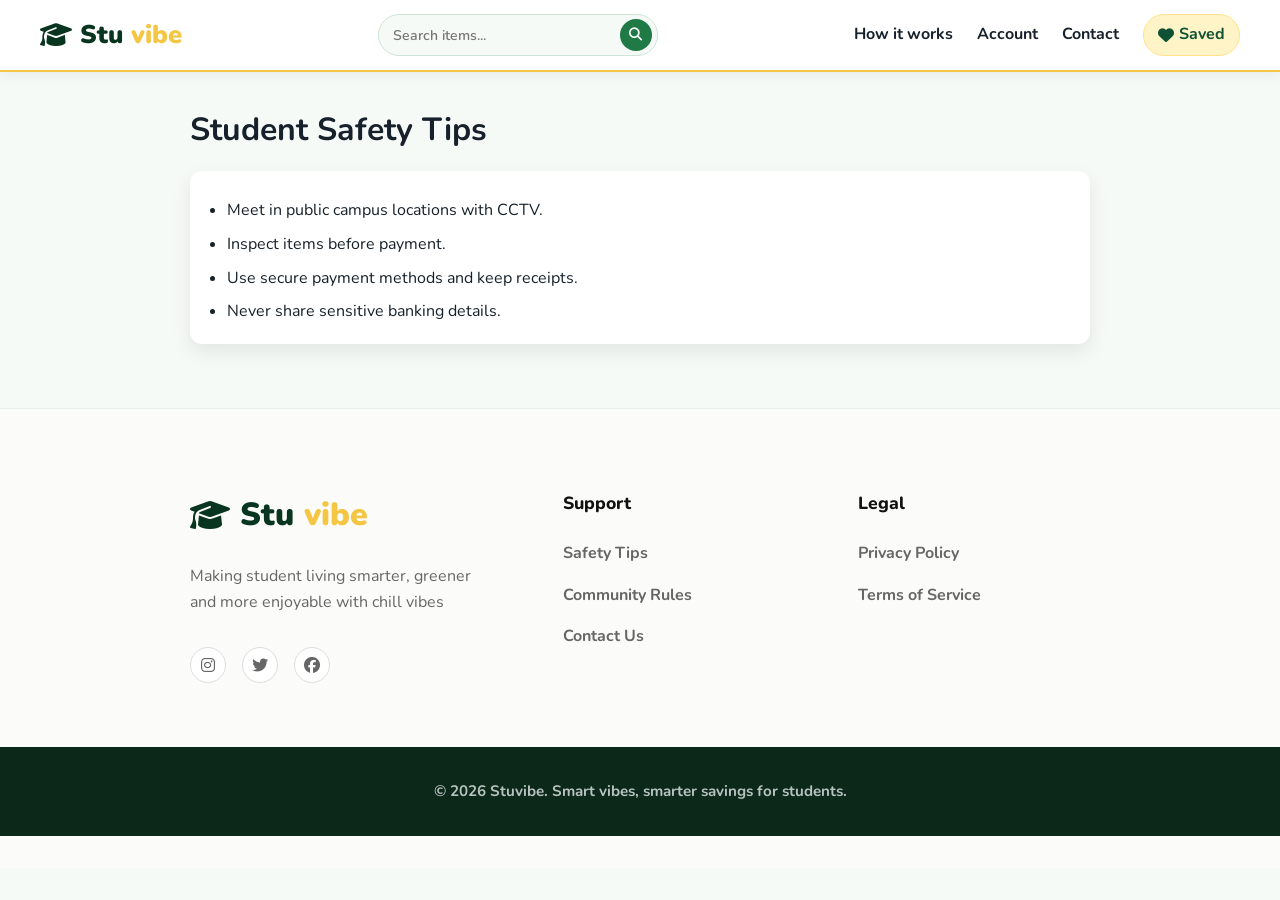
<file: safety-tips.html>
<!DOCTYPE html>
<html lang="en">
<head>
  <meta charset="UTF-8">
  <meta name="viewport" content="width=device-width, initial-scale=1.0">
  <title>Safety Tips - Stuvibe</title>
  <link rel="preconnect" href="https://fonts.googleapis.com">
  <link rel="preconnect" href="https://fonts.gstatic.com" crossorigin>
  <link href="https://fonts.googleapis.com/css2?family=Nunito:wght@500;700;800;900&display=swap" rel="stylesheet">
  <link rel="stylesheet" href="https://cdnjs.cloudflare.com/ajax/libs/font-awesome/6.4.0/css/all.min.css">
  <link rel="stylesheet" href="nav.css">
  <link rel="stylesheet" href="site.css">
  <style>
    :root {
      --green-950: #08351f;
      --green-900: #0f5132;
      --green-700: #1f7a46;
      --yellow-500: #f5c544;
      --gray-900: #17212b;
    }
    * { box-sizing: border-box; margin: 0; padding: 0; }
    body { font-family: "Nunito", Arial, sans-serif; background: #f6faf7; color: var(--gray-900); line-height: 1.6; }
    .container { width: min(900px, 94%); margin: 0 auto; }
    .nav { display: flex; justify-content: space-between; align-items: center; }
    .logo { text-decoration: none; font-weight: 900; font-size: 1.6rem; color: var(--green-950); display: flex; align-items: center; gap: 8px; }
    .logo span { color: var(--yellow-500); }
    main { padding: 2rem 0 4rem; }
    .card { background: #fff; border-radius: 12px; padding: 1.2rem; box-shadow: 0 8px 20px rgba(0,0,0,.08); margin-top: 1rem; }
    .card ul { padding-left: 1.1rem; }
    .card ul li { margin-top: .5rem; }

    .main-footer { background: #fbfcf9; padding: 5rem 0 2rem; border-top: 1px solid #e8efe6; }
    .footer-grid { display: grid; grid-template-columns: 2fr 1.5fr 1.5fr; gap: 4rem; margin-bottom: 4rem; }
    .footer-brand .footer-logo { font-size: 2rem; font-weight: 900; margin-bottom: 1.5rem; color: var(--green-950); text-decoration: none; display: flex; align-items: center; gap: 10px; }
    .footer-brand .footer-logo span { color: var(--yellow-500); }
    .footer-brand p { color: #666; margin-bottom: 2rem; max-width: 320px; }
    .social-links { display: flex; gap: 1rem; }
    .social-links a { width: 36px; height: 36px; background: #fff; border: 1px solid #ddd; border-radius: 50%; display: flex; align-items: center; justify-content: center; color: #666; text-decoration: none; }
    .footer-col h4 { font-size: 1.1rem; font-weight: 800; margin-bottom: 1.5rem; color: #111; }
    .footer-col ul { list-style: none; padding: 0; }
    .footer-col ul li { margin-bottom: 1rem; }
    .footer-col ul li a { text-decoration: none; color: #666; font-weight: 700; }
    .copyright { background: #0b2819; color: #b8c2bf; text-align: center; padding: 2rem 0; font-weight: 700; font-size: 0.95rem; }

    @media (max-width: 768px) { .footer-grid { grid-template-columns: 1fr 1fr; gap: 2rem; } }
    @media (max-width: 560px) { .footer-grid { grid-template-columns: 1fr; gap: 2rem; } }
  </style>
</head>
<body>
    <header class="topbar">
    <div class="container nav">
      <a href="homepage.html" class="logo"><i class="fa-solid fa-graduation-cap"></i> Stu<span>vibe</span></a>
      <button id="nav-toggle" class="nav-toggle" type="button" aria-expanded="false" aria-controls="nav-links" aria-label="Open menu">
        <i class="fa-solid fa-bars"></i>
      </button>
      <ul id="nav-links" class="nav-links">
        <li><a href="how-it-works.html">How it works</a></li>
        <li><a href="account.html">Account</a></li>
        <li><a href="contact.html">Contact</a></li>
        <li><a href="saved.html" class="nav-saved"><i class="fa-solid fa-heart" aria-hidden="true"></i><span class="nav-saved-text">Saved</span></a></li>
      </ul>
    </div>
  </header>
  <main class="container">
    <h1>Student Safety Tips</h1>
    <section class="card">
      <ul>
        <li>Meet in public campus locations with CCTV.</li>
        <li>Inspect items before payment.</li>
        <li>Use secure payment methods and keep receipts.</li>
        <li>Never share sensitive banking details.</li>
      </ul>
    </section>
  </main>

  <footer class="main-footer">
    <div class="container">
      <div class="footer-grid">
        <div class="footer-brand">
          <a href="homepage.html" class="footer-logo"><i class="fa-solid fa-graduation-cap"></i> Stu<span>vibe</span></a>
          <p>Making student living smarter, greener and more enjoyable with chill vibes</p>
          <div class="social-links">
            <a href="https://instagram.com" target="_blank" rel="noopener noreferrer"><i class="fa-brands fa-instagram"></i></a>
            <a href="https://twitter.com" target="_blank" rel="noopener noreferrer"><i class="fa-brands fa-twitter"></i></a>
            <a href="https://facebook.com" target="_blank" rel="noopener noreferrer"><i class="fa-brands fa-facebook"></i></a>
          </div>
        </div>
        <div class="footer-col">
          <h4>Support</h4>
          <ul>
            <li><a href="safety-tips.html">Safety Tips</a></li>
            <li><a href="community-rules.html">Community Rules</a></li>
            <li><a href="contact.html">Contact Us</a></li>
          </ul>
        </div>
        <div class="footer-col">
          <h4>Legal</h4>
          <ul>
            <li><a href="privacy-policy.html">Privacy Policy</a></li>
            <li><a href="terms-of-service.html">Terms of Service</a></li>
          </ul>
        </div>
      </div>
    </div>
    <div class="copyright">
      &copy; <span id="copyright-year">2026</span> Stuvibe. Smart vibes, smarter savings for students.
    </div>
  </footer>

  <script>
(function (global) {
  function listingsUrl(query, category) {
    var params = new URLSearchParams();
    if (query) params.set("q", query);
    if (category && category !== "all" && category !== "All Categories") {
      params.set("category", category);
    }
    var qs = params.toString();
    return "listings.html" + (qs ? "?" + qs : "");
  }
  function initNavSearch() {
    var nav = document.querySelector(".topbar .nav");
    if (!nav || nav.querySelector(".nav-search")) return;
    var params = new URLSearchParams(window.location.search);
    var currentQ = params.get("q") || "";
    var form = document.createElement("form");
    form.className = "nav-search";
    form.setAttribute("role", "search");
    form.setAttribute("aria-label", "Search listings");
    form.action = "listings.html";
    form.method = "get";
    form.innerHTML =
      '<label for="nav-search-input" class="sr-only">Search items</label>' +
      '<input id="nav-search-input" type="search" name="q" placeholder="Search items..." value="' + currentQ.replace(/"/g, "&quot;") + '">' +
      '<button type="submit" aria-label="Search"><i class="fa-solid fa-magnifying-glass"></i></button>';
    var toggle = document.getElementById("nav-toggle");
    if (toggle) nav.insertBefore(form, toggle);
    else nav.appendChild(form);
  }
  global.StuvibeSearch = { listingsUrl: listingsUrl, initNavSearch: initNavSearch };
})(window);

function initSiteNav() {
  var navToggle = document.getElementById("nav-toggle");
  var navLinks = document.getElementById("nav-links");
  if (!navToggle || !navLinks) return;
  navToggle.addEventListener("click", function () {
    var isOpen = navLinks.classList.toggle("is-open");
    navToggle.setAttribute("aria-expanded", String(isOpen));
    navToggle.setAttribute("aria-label", isOpen ? "Close menu" : "Open menu");
  });
  navLinks.querySelectorAll("a").forEach(function (link) {
    link.addEventListener("click", function () {
      navLinks.classList.remove("is-open");
      navToggle.setAttribute("aria-expanded", "false");
      navToggle.setAttribute("aria-label", "Open menu");
    });
  });
}

document.addEventListener("DOMContentLoaded", function () {
  initSiteNav();
  StuvibeSearch.initNavSearch();
  var copyrightYear = document.getElementById("copyright-year");
  if (copyrightYear) copyrightYear.textContent = String(new Date().getFullYear());
});

  </script>
</body>
</html>
</file>
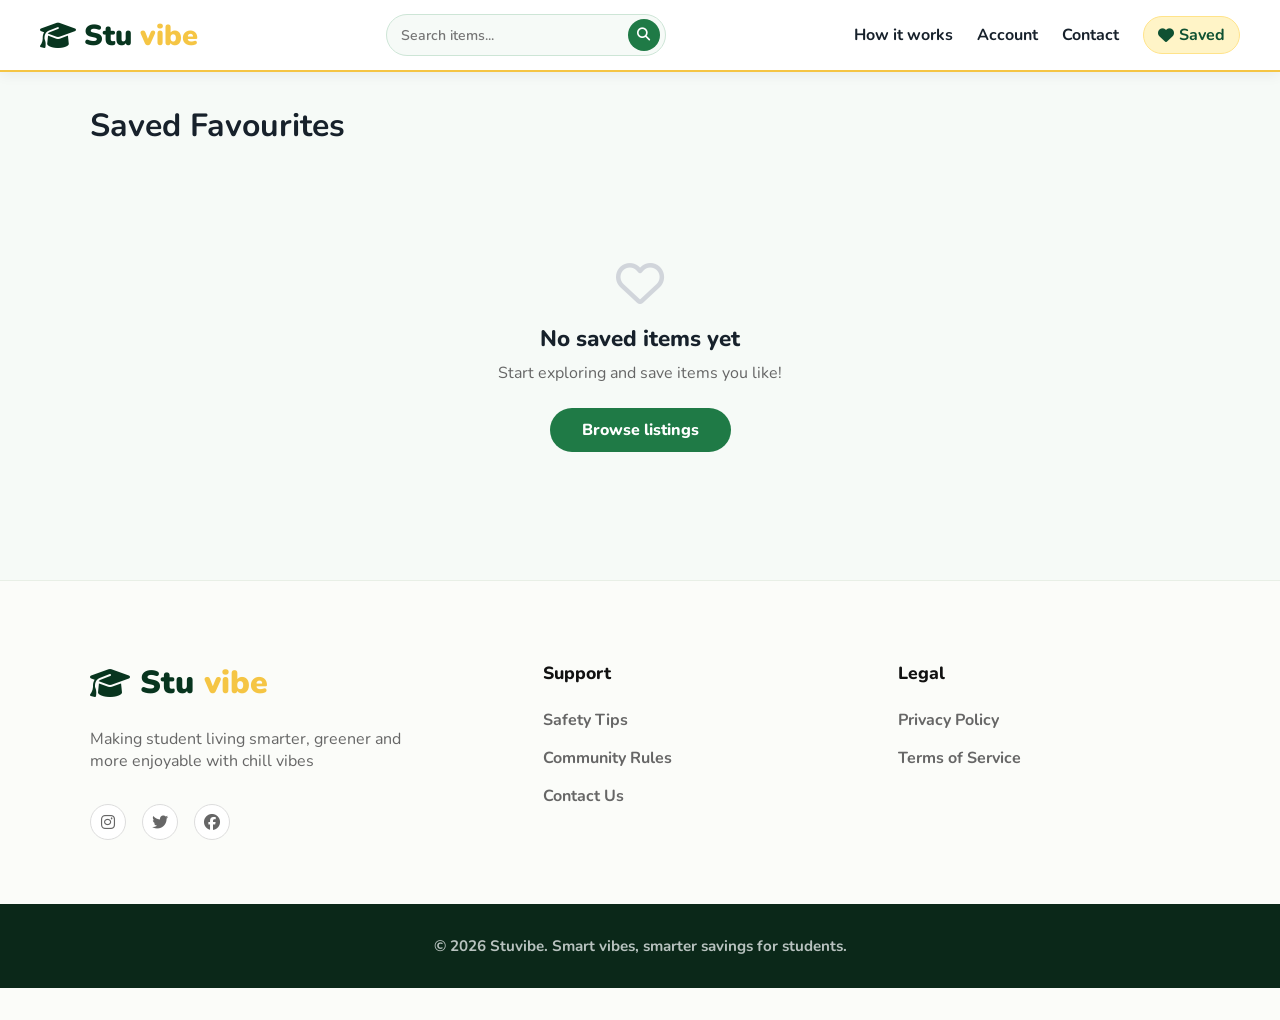
<file: saved.html>
<!DOCTYPE html>
<html lang="en">
<head>
  <meta charset="UTF-8">
  <meta name="viewport" content="width=device-width, initial-scale=1.0">
  <title>Saved Items - Stuvibe</title>
  <link rel="preconnect" href="https://fonts.googleapis.com">
  <link rel="preconnect" href="https://fonts.gstatic.com" crossorigin>
  <link href="https://fonts.googleapis.com/css2?family=Nunito:wght@500;700;800;900&display=swap" rel="stylesheet">
  <link rel="stylesheet" href="https://cdnjs.cloudflare.com/ajax/libs/font-awesome/6.4.0/css/all.min.css">
  <link rel="stylesheet" href="nav.css">
  <link rel="stylesheet" href="site.css">
  <style>
    :root {
      --green-950: #08351f;
      --green-900: #0f5132;
      --green-700: #1f7a46;
      --green-100: #e9f8ef;
      --yellow-500: #f5c544;
      --yellow-400: #ffe38a;
      --yellow-200: #fff4c7;
      --gray-900: #17212b;
    }
    * { box-sizing: border-box; margin: 0; padding: 0; }
    body { font-family: "Nunito", Arial, sans-serif; background: #f6faf7; color: var(--gray-900); }
    .container { width: min(1100px, 94%); margin: 0 auto; }

    main { padding: 2rem 0 4rem; }

    .grid { margin: 1.5rem 0; }
    .remove-btn {
      background: none; border: none; color: #999; cursor: pointer;
      font-size: 0.8rem; font-weight: 700; padding: 4px 8px; border-radius: 6px;
      transition: 0.2s; font-family: inherit;
    }
    .remove-btn:hover { color: #e74c3c; background: #fef2f2; }

    .empty-state {
      text-align: center; padding: 4rem 1rem; color: #666;
    }
    .empty-state i { font-size: 3rem; color: #d1d5db; margin-bottom: 1rem; }
    .empty-state h2 { font-size: 1.4rem; font-weight: 800; color: var(--gray-900); margin-bottom: 0.5rem; }
    .empty-state p { margin-bottom: 1.5rem; }
    .empty-state a {
      display: inline-block; background: var(--green-700); color: #fff;
      padding: 0.7rem 2rem; border-radius: 999px; text-decoration: none;
      font-weight: 800; transition: 0.2s;
    }
    .empty-state a:hover { background: var(--green-900); }

  </style>
</head>
<body>
    <header class="topbar">
    <div class="container nav">
      <a href="homepage.html" class="logo"><i class="fa-solid fa-graduation-cap"></i> Stu<span>vibe</span></a>
      <button id="nav-toggle" class="nav-toggle" type="button" aria-expanded="false" aria-controls="nav-links" aria-label="Open menu">
        <i class="fa-solid fa-bars"></i>
      </button>
      <ul id="nav-links" class="nav-links">
        <li><a href="how-it-works.html">How it works</a></li>
        <li><a href="account.html">Account</a></li>
        <li><a href="contact.html">Contact</a></li>
        <li><a href="saved.html" class="nav-saved"><i class="fa-solid fa-heart" aria-hidden="true"></i><span class="nav-saved-text">Saved</span></a></li>
      </ul>
    </div>
  </header>
  <main class="container">
    <h1>Saved Favourites</h1>
    <p id="saved-count" style="font-weight: 700; color: #666;"></p>

    <div class="grid" id="saved-grid"></div>

    <div class="empty-state" id="empty-state" style="display:none;">
      <i class="fa-regular fa-heart"></i>
      <h2>No saved items yet</h2>
      <p>Start exploring and save items you like!</p>
      <a href="listings.html">Browse listings</a>
    </div>
  </main>

  <footer class="main-footer">
    <div class="container">
      <div class="footer-grid">
        <div class="footer-brand">
          <a href="homepage.html" class="footer-logo"><i class="fa-solid fa-graduation-cap"></i> Stu<span>vibe</span></a>
          <p>Making student living smarter, greener and more enjoyable with chill vibes</p>
          <div class="social-links">
            <a href="https://instagram.com" target="_blank" rel="noopener noreferrer"><i class="fa-brands fa-instagram"></i></a>
            <a href="https://twitter.com" target="_blank" rel="noopener noreferrer"><i class="fa-brands fa-twitter"></i></a>
            <a href="https://facebook.com" target="_blank" rel="noopener noreferrer"><i class="fa-brands fa-facebook"></i></a>
          </div>
        </div>
        <div class="footer-col">
          <h4>Support</h4>
          <ul>
            <li><a href="safety-tips.html">Safety Tips</a></li>
            <li><a href="community-rules.html">Community Rules</a></li>
            <li><a href="contact.html">Contact Us</a></li>
          </ul>
        </div>
        <div class="footer-col">
          <h4>Legal</h4>
          <ul>
            <li><a href="privacy-policy.html">Privacy Policy</a></li>
            <li><a href="terms-of-service.html">Terms of Service</a></li>
          </ul>
        </div>
      </div>
    </div>
    <div class="copyright">
      &copy; <span id="copyright-year">2026</span> Stuvibe. Smart vibes, smarter savings for students.
    </div>
  </footer>

  <script>
(function (global) {
  var CUSTOM_KEY = "stuvibe-custom-listings";

  var CATALOG = {
    "Artificial Intelligence": {
      category: "Textbooks",
      breadcrumb: "textbooks",
      price: 50,
      priceDisplay: "$50",
      image: "textbook.jpeg",
      condition: "Like new",
      location: "CQU Melbourne",
      seller: "Richard",
      rating: 3,
      description: "Artificial Intelligence textbook used for one semester. No missing pages, minimal highlighting."
    },
    "HP 2024": {
      category: "Electronics",
      breadcrumb: "laptops",
      price: 300,
      priceDisplay: "$300",
      image: "electronichp.png",
      condition: "Excellent",
      location: "RMIT Swanston",
      seller: "Richard",
      rating: 3,
      description: "HP laptop 2024 model. Battery health good, includes charger. Perfect for study and assignments."
    },
    "Desk Chair": {
      category: "Furniture",
      breadcrumb: "indoor",
      price: 30,
      priceDisplay: "$30",
      image: "furniture.jpeg",
      condition: "Good",
      location: "Near Flinders Station",
      seller: "Richard",
      rating: 3,
      description: "Comfortable desk chair in good condition. Ideal for dorm or shared housing. Pick up near campus."
    },
    "Winter Jacket": {
      category: "Clothing",
      breadcrumb: "outerwear",
      price: 70,
      priceDisplay: "$70",
      image: "clothing.png",
      condition: "Very good",
      location: "ACU Sydney",
      seller: "Richard",
      rating: 3,
      description: "Warm winter jacket, size M. Worn a few times, clean and ready for the next owner."
    },
    "Bike": {
      category: "Transport",
      breadcrumb: "bike",
      price: 120,
      priceDisplay: "$120",
      image: "transport.webp",
      condition: "Good",
      location: "Melbourne Uni",
      seller: "Richard",
      rating: 3,
      description: "Student bike in good condition. Perfect for getting around campus and nearby areas. Helmet included."
    }
  };

  function getCustomListings() {
    try {
      return JSON.parse(localStorage.getItem(CUSTOM_KEY) || "[]");
    } catch (e) {
      return [];
    }
  }

  function saveCustomListings(list) {
    localStorage.setItem(CUSTOM_KEY, JSON.stringify(list));
  }

  function normalizeProduct(name, data) {
    var product = Object.assign({}, data);
    product.name = name;
    if (typeof product.price === "number" && !product.priceDisplay) {
      product.priceDisplay = "$" + product.price;
    }
    if (!product.price && product.priceDisplay) {
      product.price = parsePrice(product);
    }
    return product;
  }

  function getAllProducts() {
    var merged = {};
    Object.keys(CATALOG).forEach(function (name) {
      merged[name] = normalizeProduct(name, CATALOG[name]);
    });
    getCustomListings().forEach(function (item) {
      if (item && item.name) {
        merged[item.name] = normalizeProduct(item.name, item);
      }
    });
    return merged;
  }

  function getProduct(name) {
    return getAllProducts()[name] || null;
  }

  function getProductNames() {
    return Object.keys(getAllProducts());
  }

  function parsePrice(product) {
    if (typeof product.price === "number") {
      return product.price;
    }
    return parseFloat(String(product.priceDisplay || product.price || "0").replace(/[^0-9.]/g, "")) || 0;
  }

  function addProduct(product) {
    var custom = getCustomListings();
    var entry = normalizeProduct(product.name, product);
    custom = custom.filter(function (item) {
      return item.name !== entry.name;
    });
    custom.unshift(entry);
    saveCustomListings(custom);
    return entry;
  }

  global.StuvibeProducts = {
    CATALOG: CATALOG,
    getAllProducts: getAllProducts,
    getProduct: getProduct,
    getProductNames: getProductNames,
    parsePrice: parsePrice,
    addProduct: addProduct,
    getCustomListings: getCustomListings
  };
})(window);

(function (global) {
  var FAV_KEY = "stuvibe-favourites";

  function escapeHtml(text) {
    return String(text)
      .replace(/&/g, "&amp;")
      .replace(/</g, "&lt;")
      .replace(/>/g, "&gt;")
      .replace(/"/g, "&quot;");
  }

  function getFavourites() {
    try {
      return new Set(JSON.parse(localStorage.getItem(FAV_KEY) || "[]"));
    } catch (e) {
      return new Set();
    }
  }

  function saveFavourites(set) {
    localStorage.setItem(FAV_KEY, JSON.stringify(Array.from(set)));
  }

  function renderProductCard(name, product, options) {
    options = options || {};
    var tagClass = options.tagClass || "tag";
    var price = product.priceDisplay || ("$" + product.price);
    var detailUrl = "product-detail.html?item=" + encodeURIComponent(name);
    var alt = escapeHtml(product.alt || name);

    return (
      '<article class="product-card" data-category="' + escapeHtml(product.category) + '" data-name="' + escapeHtml(name) + '" data-price="' + global.StuvibeProducts.parsePrice(product) + '">' +
        '<div class="img-wrap">' +
          '<span class="' + tagClass + '">' + escapeHtml(product.category) + "</span>" +
          '<button class="heart" type="button" aria-label="Add ' + escapeHtml(name) + ' to favourites"><i class="fa-solid fa-heart"></i></button>' +
          '<img src="' + escapeHtml(product.image) + '" alt="' + alt + '" loading="lazy">' +
        "</div>" +
        '<div class="p-info">' +
          "<h3>" + escapeHtml(name) + "</h3>" +
          '<div class="p-loc"><i class="fa-solid fa-location-dot"></i> ' + escapeHtml(product.location) + "</div>" +
          '<div class="p-foot">' +
            '<span class="p-price">' + escapeHtml(price) + "</span>" +
            '<a href="' + detailUrl + '" class="p-detail">View detail</a>' +
          "</div>" +
        "</div>" +
      "</article>"
    );
  }

  function applyFavouriteState(root) {
    var favourites = getFavourites();
    (root || document).querySelectorAll(".product-card").forEach(function (card) {
      var button = card.querySelector(".heart");
      if (!button) {
        return;
      }
      var productName = card.getAttribute("data-name") || "";
      var isFavourite = favourites.has(productName);
      button.classList.toggle("is-favorite", isFavourite);
      button.setAttribute(
        "aria-label",
        (isFavourite ? "Remove " : "Add ") + productName + (isFavourite ? " from favourites" : " to favourites")
      );
    });
  }

  function initFavourites(root) {
    var container = root || document;
    container.addEventListener("click", function (event) {
      var button = event.target.closest(".heart");
      if (!button) {
        return;
      }
      event.preventDefault();
      event.stopPropagation();
      var card = button.closest(".product-card");
      if (!card) {
        return;
      }
      var productName = card.getAttribute("data-name") || "";
      var favourites = getFavourites();
      if (favourites.has(productName)) {
        favourites.delete(productName);
      } else {
        favourites.add(productName);
      }
      saveFavourites(favourites);
      applyFavouriteState(container);
    });
    applyFavouriteState(container);
  }

  function renderProductGrid(gridEl, names, options) {
    if (!gridEl) {
      return [];
    }
    var products = global.StuvibeProducts.getAllProducts();
    var html = names
      .map(function (name) {
        return products[name] ? renderProductCard(name, products[name], options) : "";
      })
      .join("");
    gridEl.innerHTML = html;
    applyFavouriteState(gridEl);
    return Array.from(gridEl.querySelectorAll(".product-card"));
  }

  global.StuvibeProductUI = {
    escapeHtml: escapeHtml,
    renderProductCard: renderProductCard,
    renderProductGrid: renderProductGrid,
    initFavourites: initFavourites,
    applyFavouriteState: applyFavouriteState,
    getFavourites: getFavourites
  };
})(window);

(function (global) {
  function getFocusable(container) {
    return Array.from(
      container.querySelectorAll(
        'a[href], button:not([disabled]), textarea, input, select, [tabindex]:not([tabindex="-1"])'
      )
    ).filter(function (el) {
      return el.offsetParent !== null;
    });
  }

  function setupModal(modalEl) {
    if (!modalEl) {
      return { open: function () {}, close: function () {} };
    }

    var dialog = modalEl.querySelector(".offer-dialog");
    var lastFocus = null;

    function open() {
      lastFocus = document.activeElement;
      modalEl.classList.add("is-open");
      document.body.style.overflow = "hidden";
      var focusable = getFocusable(dialog || modalEl);
      if (focusable.length) {
        focusable[0].focus();
      }
    }

    function close() {
      modalEl.classList.remove("is-open");
      document.body.style.overflow = "";
      if (lastFocus && typeof lastFocus.focus === "function") {
        lastFocus.focus();
      }
    }

    modalEl.addEventListener("click", function (event) {
      if (event.target === modalEl) {
        close();
      }
    });

    modalEl.addEventListener("keydown", function (event) {
      if (event.key === "Escape") {
        close();
        return;
      }
      if (event.key !== "Tab" || !modalEl.classList.contains("is-open")) {
        return;
      }
      var focusable = getFocusable(dialog || modalEl);
      if (!focusable.length) {
        return;
      }
      var first = focusable[0];
      var last = focusable[focusable.length - 1];
      if (event.shiftKey && document.activeElement === first) {
        event.preventDefault();
        last.focus();
      } else if (!event.shiftKey && document.activeElement === last) {
        event.preventDefault();
        first.focus();
      }
    });

    return { open: open, close: close };
  }

  global.StuvibeModals = { setupModal: setupModal };
})(window);

(function (global) {
  function listingsUrl(query, category) {
    var params = new URLSearchParams();
    if (query) {
      params.set("q", query);
    }
    if (category && category !== "all" && category !== "All Categories") {
      params.set("category", category);
    }
    var qs = params.toString();
    return "listings.html" + (qs ? "?" + qs : "");
  }

  function initNavSearch() {
    var nav = document.querySelector(".topbar .nav");
    if (!nav || nav.querySelector(".nav-search")) {
      return;
    }

    var params = new URLSearchParams(window.location.search);
    var currentQ = params.get("q") || "";

    var form = document.createElement("form");
    form.className = "nav-search";
    form.setAttribute("role", "search");
    form.setAttribute("aria-label", "Search listings");
    form.action = "listings.html";
    form.method = "get";
    form.innerHTML =
      '<label for="nav-search-input" class="sr-only">Search items</label>' +
      '<input id="nav-search-input" type="search" name="q" placeholder="Search items..." value="' + currentQ.replace(/"/g, "&quot;") + '">' +
      '<button type="submit" aria-label="Search"><i class="fa-solid fa-magnifying-glass"></i></button>';

    var toggle = document.getElementById("nav-toggle");
    if (toggle) {
      nav.insertBefore(form, toggle);
    } else {
      nav.appendChild(form);
    }
  }

  function initHeroSearch(formSelector) {
    var searchInput = document.getElementById("search-input");
    var searchCategory = document.getElementById("search-category");
    var searchButton = document.getElementById("search-btn");
    if (!searchInput || !searchCategory) {
      return;
    }

    function goToListings() {
      window.location.href = listingsUrl(searchInput.value.trim(), searchCategory.value);
    }

    if (searchButton) {
      searchButton.addEventListener("click", function (event) {
        event.preventDefault();
        goToListings();
      });
    }

    var wrapper = document.querySelector(formSelector || ".search-wrapper");
    if (wrapper) {
      wrapper.addEventListener("keydown", function (event) {
        if (event.key === "Enter") {
          event.preventDefault();
          goToListings();
        }
      });
    }
  }

  global.StuvibeSearch = {
    listingsUrl: listingsUrl,
    initNavSearch: initNavSearch,
    initHeroSearch: initHeroSearch
  };

})(window);

function initSiteNav() {
var navToggle = document.getElementById("nav-toggle");
  var navLinks = document.getElementById("nav-links");
  if (!navToggle || !navLinks) {
    return;
  }

  navToggle.addEventListener("click", function () {
    var isOpen = navLinks.classList.toggle("is-open");
    navToggle.setAttribute("aria-expanded", String(isOpen));
    navToggle.setAttribute("aria-label", isOpen ? "Close menu" : "Open menu");
  });

  navLinks.querySelectorAll("a").forEach(function (link) {
    link.addEventListener("click", function () {
      navLinks.classList.remove("is-open");
      navToggle.setAttribute("aria-expanded", "false");
      navToggle.setAttribute("aria-label", "Open menu");
    });
  });
}

function initSiteCommon() {
  initSiteNav();
  StuvibeSearch.initNavSearch();
}

document.addEventListener("DOMContentLoaded", function () {
  initSiteCommon();
  var copyrightYear = document.getElementById("copyright-year");
  if (copyrightYear) { copyrightYear.textContent = String(new Date().getFullYear()); }

  var savedGrid = document.getElementById("saved-grid");
  var emptyState = document.getElementById("empty-state");
  var savedCount = document.getElementById("saved-count");

  function render() {
    var favourites = Array.from(StuvibeProductUI.getFavourites());
    savedGrid.innerHTML = "";

    if (favourites.length === 0) {
      emptyState.style.display = "block";
      savedCount.textContent = "";
      return;
    }

    emptyState.style.display = "none";
    savedCount.textContent =
      favourites.length + " saved item" + (favourites.length !== 1 ? "s" : "") + ".";

    var products = StuvibeProducts.getAllProducts();
    favourites.forEach(function (name) {
      var p = products[name];
      if (!p) {
        return;
      }
      var card = document.createElement("article");
      card.className = "product-card";
      card.innerHTML =
        '<div class="img-wrap">' +
          '<span class="tag">' + StuvibeProductUI.escapeHtml(p.category) + "</span>" +
          '<button class="heart is-favorite" type="button" data-name="' + StuvibeProductUI.escapeHtml(name) + '" aria-label="Remove ' + StuvibeProductUI.escapeHtml(name) + ' from favourites"><i class="fa-solid fa-heart"></i></button>' +
          '<img src="' + StuvibeProductUI.escapeHtml(p.image) + '" alt="' + StuvibeProductUI.escapeHtml(name) + '" loading="lazy">' +
        "</div>" +
        '<div class="p-info">' +
          "<h3>" + StuvibeProductUI.escapeHtml(name) + "</h3>" +
          '<div class="p-loc"><i class="fa-solid fa-location-dot"></i> ' + StuvibeProductUI.escapeHtml(p.location) + "</div>" +
          '<div class="p-foot">' +
            '<span class="p-price">' + StuvibeProductUI.escapeHtml(p.priceDisplay || ("$" + p.price)) + "</span>" +
            '<a class="p-detail" href="product-detail.html?item=' + encodeURIComponent(name) + '">View detail</a>' +
          "</div>" +
          '<button class="remove-btn" type="button" data-name="' + StuvibeProductUI.escapeHtml(name) + '"><i class="fa-regular fa-trash-can"></i> Remove</button>' +
        "</div>";
      savedGrid.appendChild(card);
    });

    savedGrid.querySelectorAll(".heart, .remove-btn").forEach(function (btn) {
      btn.addEventListener("click", function () {
        var name = btn.getAttribute("data-name");
        var favs = Array.from(StuvibeProductUI.getFavourites());
        var idx = favs.indexOf(name);
        if (idx !== -1) {
          favs.splice(idx, 1);
          localStorage.setItem("stuvibe-favourites", JSON.stringify(favs));
          render();
        }
      });
    });
  }

  render();

});
  </script>
</body>
</html>
</file>
<file: nav.css>
/* Shared site navigation — tablet 768px, mobile 560px */
.topbar {
  background: rgba(255, 255, 255, 0.98);
  border-bottom: 2px solid #f5c544;
  position: sticky;
  top: 0;
  z-index: 100;
  box-shadow: 0 4px 12px rgba(0, 0, 0, 0.05);
}

.topbar .container.nav {
  width: min(1200px, 94%);
  margin: 0 auto;
}

.nav {
  display: flex;
  align-items: center;
  justify-content: space-between;
  min-height: 70px;
  position: relative;
}

.logo {
  font-size: 1.8rem;
  font-weight: 900;
  color: #08351f;
  text-decoration: none;
  display: flex;
  align-items: center;
  gap: 8px;
}

.logo span {
  color: #f5c544;
}

.nav-links {
  list-style: none;
  display: flex;
  gap: 1.5rem;
  align-items: center;
  margin: 0;
  padding: 0;
}

.nav-links a {
  text-decoration: none;
  color: #17212b;
  font-weight: 700;
  transition: color 0.2s;
}

.nav-links a:hover {
  color: #1f7a46;
}

.nav-toggle {
  display: none;
  border: 1px solid #d1d5db;
  background: #fff;
  color: #0f5132;
  border-radius: 10px;
  width: 42px;
  height: 42px;
  cursor: pointer;
  font-size: 1rem;
  font-family: inherit;
}

.nav-saved {
  display: inline-flex;
  align-items: center;
  gap: 0.35rem;
  background: #fff4c7;
  padding: 0.45rem 0.85rem;
  border-radius: 999px;
  border: 1px solid #ffe38a;
  color: #0f5132 !important;
}

.nav-saved:hover {
  background: #ffebad;
  color: #08351f !important;
}

@media (max-width: 768px) {
  .nav-toggle {
    display: inline-flex;
    align-items: center;
    justify-content: center;
  }

  .nav-links {
    position: absolute;
    top: 72px;
    right: 3%;
    background: #fff;
    border: 1px solid #e5e7eb;
    border-radius: 14px;
    padding: 0.8rem;
    box-shadow: 0 10px 24px rgba(0, 0, 0, 0.12);
    display: none;
    flex-direction: column;
    align-items: flex-start;
    gap: 0.8rem;
    min-width: 200px;
  }

  .nav-links.is-open {
    display: flex;
  }

  .nav-saved {
    width: 100%;
    justify-content: flex-start;
    border-radius: 10px;
  }
}
</file>
<file: site.css>
:root {
  --green-950: #08351f;
  --green-900: #0f5132;
  --green-700: #1f7a46;
  --green-100: #e9f8ef;
  --yellow-500: #f5c544;
  --gray-900: #17212b;
}

.sr-only {
  position: absolute;
  width: 1px;
  height: 1px;
  padding: 0;
  margin: -1px;
  overflow: hidden;
  clip: rect(0, 0, 0, 0);
  border: 0;
}

:focus-visible {
  outline: 2px solid var(--green-700);
  outline-offset: 2px;
}

/* Nav search */
.nav-search {
  display: flex;
  align-items: center;
  gap: 0.35rem;
  flex: 1;
  max-width: 280px;
  margin: 0 0.75rem;
  background: #f6faf7;
  border: 1px solid #cde5d6;
  border-radius: 999px;
  padding: 0.25rem 0.35rem 0.25rem 0.85rem;
}

.nav-search input {
  border: none;
  background: transparent;
  flex: 1;
  min-width: 0;
  font-family: inherit;
  font-size: 0.88rem;
  font-weight: 600;
  color: var(--gray-900);
  outline: none;
}

.nav-search button {
  width: 32px;
  height: 32px;
  border: none;
  border-radius: 50%;
  background: var(--green-700);
  color: #fff;
  cursor: pointer;
  display: inline-flex;
  align-items: center;
  justify-content: center;
  flex-shrink: 0;
}

.nav-search button:hover {
  background: var(--green-900);
}

@media (max-width: 768px) {
  .nav-search {
    order: 3;
    max-width: none;
    width: 100%;
    margin: 0.5rem 0 0;
  }

  .topbar .nav {
    flex-wrap: wrap;
  }
}

/* Product cards */
.products-grid,
.grid {
  display: grid;
  grid-template-columns: repeat(4, 1fr);
  gap: 1.5rem;
}

.product-card {
  background: #fff;
  border-radius: 20px;
  overflow: hidden;
  border: 1px solid #eee;
  position: relative;
  transition: 0.3s;
}

.product-card:hover {
  box-shadow: 0 15px 35px rgba(0, 0, 0, 0.1);
}

.product-card.is-hidden {
  display: none;
}

.img-wrap {
  position: relative;
  height: 200px;
}

.img-wrap img {
  width: 100%;
  height: 100%;
  object-fit: cover;
  display: block;
}

.tag,
.tag-label {
  position: absolute;
  top: 12px;
  left: 12px;
  background: #fff;
  padding: 4px 10px;
  border-radius: 6px;
  font-size: 0.75rem;
  font-weight: 800;
  border: 1px solid #eee;
}

.heart {
  position: absolute;
  top: 12px;
  right: 12px;
  background: #fff;
  width: 32px;
  height: 32px;
  border-radius: 50%;
  display: flex;
  align-items: center;
  justify-content: center;
  border: none;
  color: #ddd;
  box-shadow: 0 2px 5px rgba(0, 0, 0, 0.1);
  cursor: pointer;
}

.heart.is-favorite {
  color: #f97316;
}

.p-info {
  padding: 1.5rem;
}

.p-info h3 {
  font-size: 1.1rem;
  font-weight: 800;
  margin-bottom: 0.5rem;
  color: var(--green-950);
}

.p-loc {
  font-size: 0.85rem;
  color: #666;
  margin-bottom: 1.2rem;
  display: flex;
  align-items: center;
  gap: 5px;
}

.p-foot {
  display: flex;
  justify-content: space-between;
  align-items: center;
  gap: 0.5rem;
  flex-wrap: wrap;
}

.p-price {
  font-size: 1.5rem;
  font-weight: 900;
  color: var(--green-700);
}

.p-detail {
  background: var(--green-100);
  color: var(--green-900);
  padding: 8px 18px;
  border-radius: 12px;
  text-decoration: none;
  font-weight: 800;
  font-size: 0.9rem;
  transition: 0.2s;
}

.p-detail:hover {
  background: var(--green-900);
  color: #fff;
}

/* Buttons */
.btn {
  padding: 0.7rem 1rem;
  border-radius: 10px;
  font-family: inherit;
  font-weight: 800;
  font-size: 0.95rem;
  cursor: pointer;
  transition: 0.2s;
  border: none;
  text-align: center;
  text-decoration: none;
  display: inline-flex;
  align-items: center;
  justify-content: center;
  gap: 0.4rem;
}

.btn-primary {
  background: var(--yellow-500);
  color: var(--green-950);
}

.btn-primary:hover {
  filter: brightness(0.95);
}

.btn-outline {
  background: #fff;
  color: var(--green-900);
  border: 2px solid var(--green-700);
}

.btn-outline:hover {
  background: var(--green-100);
}

/* Modals */
.offer-modal {
  display: none;
  position: fixed;
  inset: 0;
  background: rgba(0, 0, 0, 0.45);
  z-index: 200;
  align-items: center;
  justify-content: center;
  padding: 1rem;
}

.offer-modal.is-open {
  display: flex;
}

.offer-dialog {
  background: #fff;
  border-radius: 16px;
  padding: 1.5rem;
  width: min(380px, 100%);
  box-shadow: 0 20px 40px rgba(0, 0, 0, 0.2);
}

.offer-dialog h3 {
  margin-bottom: 1rem;
  font-weight: 900;
  font-size: 1.2rem;
}

.offer-dialog input,
.offer-dialog textarea {
  width: 100%;
  padding: 0.75rem;
  border: 1px solid #e5e7eb;
  border-radius: 8px;
  font-family: inherit;
  margin-bottom: 1rem;
  font-size: 1rem;
}

.offer-actions {
  display: flex;
  gap: 0.5rem;
}

.offer-actions .btn {
  flex: 1;
}

.toast {
  position: fixed;
  bottom: 1.5rem;
  left: 50%;
  transform: translateX(-50%) translateY(120%);
  background: var(--green-900);
  color: #fff;
  padding: 0.85rem 1.25rem;
  border-radius: 12px;
  font-weight: 700;
  z-index: 300;
  box-shadow: 0 8px 24px rgba(0, 0, 0, 0.2);
  transition: transform 0.25s ease;
}

.toast.is-visible {
  transform: translateX(-50%) translateY(0);
}

/* Footer */
.main-footer {
  background: #fbfcf9;
  padding: 5rem 0 2rem;
  border-top: 1px solid #e8efe6;
}

.footer-grid {
  display: grid;
  grid-template-columns: 2fr 1.5fr 1.5fr;
  gap: 4rem;
  margin-bottom: 4rem;
}

.footer-brand .footer-logo {
  font-size: 2rem;
  font-weight: 900;
  margin-bottom: 1.5rem;
  color: var(--green-950);
  text-decoration: none;
  display: flex;
  align-items: center;
  gap: 10px;
}

.footer-brand .footer-logo span {
  color: var(--yellow-500);
}

.footer-brand p {
  color: #666;
  margin-bottom: 2rem;
  max-width: 320px;
}

.social-links {
  display: flex;
  gap: 1rem;
}

.social-links a {
  width: 36px;
  height: 36px;
  background: #fff;
  border: 1px solid #ddd;
  border-radius: 50%;
  display: flex;
  align-items: center;
  justify-content: center;
  color: #666;
  text-decoration: none;
}

.footer-col h4 {
  font-size: 1.1rem;
  font-weight: 800;
  margin-bottom: 1.5rem;
  color: #111;
}

.footer-col ul {
  list-style: none;
  padding: 0;
}

.footer-col ul li {
  margin-bottom: 1rem;
}

.footer-col ul li a {
  text-decoration: none;
  color: #666;
  font-weight: 700;
}

.copyright {
  background: #0b2819;
  color: #b8c2bf;
  text-align: center;
  padding: 2rem 0;
  font-weight: 700;
  font-size: 0.95rem;
}

@media (max-width: 960px) {
  .products-grid,
  .grid {
    grid-template-columns: repeat(2, 1fr);
  }
}

@media (max-width: 768px) {
  .footer-grid {
    grid-template-columns: 1fr 1fr;
    gap: 2rem;
  }
}

@media (max-width: 560px) {
  .products-grid,
  .grid {
    grid-template-columns: 1fr;
  }

  .footer-grid {
    grid-template-columns: 1fr;
    gap: 2rem;
  }
}
</file>
